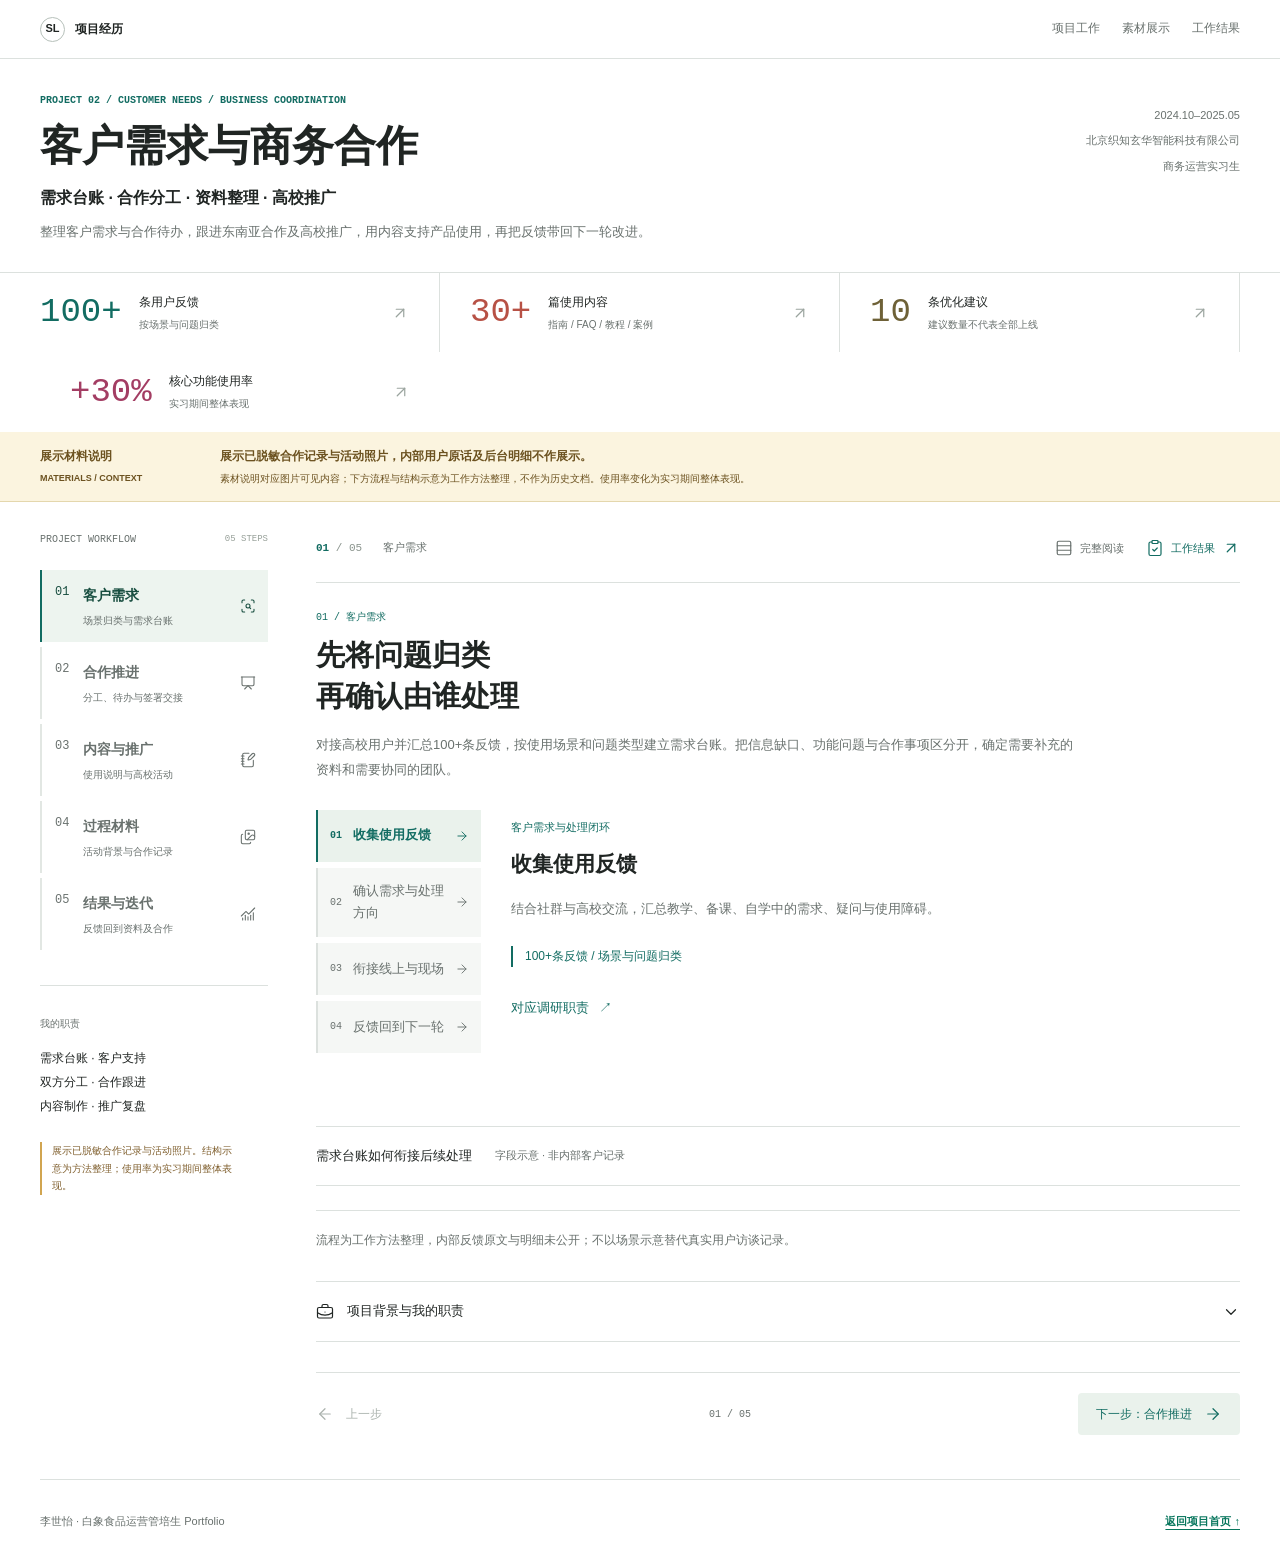
<file: docs/projects/ai-education-partnership/case_study.html>
<!doctype html>
<html lang="zh-CN">
<head>
  <meta charset="UTF-8">
  <meta name="viewport" content="width=device-width, initial-scale=1">
  <meta name="description" content="客户需求与商务合作：整理100+条需求反馈，跟进东南亚合作分工、待确认事项及签署交接，以内容和高校推广支持使用转化，再复盘优化。">
  <title>客户需求与商务合作 | 李世怡 · 白象食品运营管培生</title>
  <style>
    :root {
      --ink: #202e2a; --forest: #163c32; --green: #08765d; --blue: #245bd0;
      --pink: #b23768; --gold: #996014; --yellow: #ffe083; --muted: #5c6c66;
      --line: #d8e1dc; --soft: #f3f6f4; --paper: #fff;
    }
    * { box-sizing: border-box; }
    html { scroll-behavior: smooth; scroll-padding-top: 88px; }
    body { margin: 0; color: var(--ink); background: var(--paper); font: 16px/1.75 Inter, -apple-system, BlinkMacSystemFont, "Segoe UI", "PingFang SC", "Microsoft YaHei", sans-serif; letter-spacing: 0; }
    h1, h2, h3, h4, p, figure { margin: 0; }
    h1, h2, h3, h4 { line-height: 1.4; letter-spacing: 0; text-wrap: balance; }
    p { overflow-wrap: anywhere; }
    a { color: inherit; text-underline-offset: 4px; }
    img { display: block; max-width: 100%; height: auto; }
    button { font: inherit; cursor: pointer; touch-action: manipulation; }
    button, a { -webkit-tap-highlight-color: transparent; }
    [hidden] { display: none !important; }
    :focus-visible { outline: 3px solid var(--pink); outline-offset: 5px; }
    .mono { font-family: "SFMono-Regular", Consolas, monospace; font-variant-numeric: tabular-nums; }
    .wrap { width: min(1180px, calc(100% - 64px)); margin-inline: auto; }
    .skip-link { position: fixed; z-index: 100; top: 8px; left: 12px; transform: translateY(-150%); padding: 8px 12px; background: #fff; }
    .skip-link:focus { transform: none; }
    .topbar { position: sticky; top: 0; z-index: 30; min-height: 64px; display: flex; align-items: center; justify-content: space-between; gap: 24px; padding: 0 max(32px, calc((100% - 1180px) / 2)); background: #163c32fa; color: #fff; border-bottom: 1px solid #ffffff26; }
    .brand { display: inline-flex; align-items: center; gap: 10px; text-decoration: none; font-size: 13px; font-weight: 700; white-space: nowrap; }
    .brand-mark { display: grid; place-items: center; width: 28px; height: 28px; border: 1px solid #ffffff80; border-radius: 50%; font-size: 11px; }
    .topnav { display: flex; gap: 22px; overflow: auto; scrollbar-width: none; }
    .topnav::-webkit-scrollbar { display: none; }
    .topnav a { display: inline-flex; align-items: center; flex-shrink: 0; min-height: 44px; color: #d1e2da; font-size: 12px; text-decoration: none; border-bottom: 2px solid transparent; }
    .topnav a:hover, .topnav a[aria-current="location"] { color: #fff; border-bottom-color: var(--yellow); }
    .topnav .privacy-link { color: var(--yellow); font-weight: 750; }
    .hero { position: relative; isolation: isolate; color: #fff; background: var(--forest); }
    .hero::before { content: ""; position: absolute; inset: 0; z-index: -1; background: linear-gradient(90deg, #102b24fa 0%, #102b24ec 43%, #102b2460 75%, #102b2438 100%), url("../../works/covers/ai-partnership.jpg") center / cover no-repeat; }
    .hero-inner { padding-block: 64px 54px; }
    .eyebrow { color: #ffdf8a; font-size: 11px; font-weight: 750; margin-bottom: 22px; }
    h1 { max-width: 790px; font-size: 56px; font-weight: 850; line-height: 1.22; }
    .hero-copy { max-width: 630px; margin-top: 25px; color: #e2eee7; font-size: 17px; line-height: 1.9; }
    .hero-meta { display: flex; flex-wrap: wrap; gap: 8px 24px; margin-top: 30px; color: #e0e9e3; font-size: 12px; }
    .hero-meta span { padding-left: 10px; border-left: 2px solid #ffdf8a; }
    .hero-foot { display: flex; justify-content: space-between; align-items: center; gap: 24px; margin-top: 38px; padding-top: 20px; border-top: 1px solid #ffffff40; }
    .hero-foot p { color: #d1e2da; font-size: 12px; }
    .hero-foot a { display: inline-flex; gap: 18px; align-items: center; min-height: 44px; color: #ffdf8a; font-size: 13px; font-weight: 700; text-decoration: none; }
    .confidential { background: var(--yellow); color: #362807; border-bottom: 1px solid #d9b759; scroll-margin-top: 0; }
    .confidential-inner { display: grid; grid-template-columns: 220px 1fr; gap: 40px; padding-block: 25px; align-items: center; }
    .confidential-label { display: block; font-size: 19px; line-height: 1.4; }
    .confidential-label small { display: block; margin-top: 7px; font-size: 10px; font-weight: 650; }
    .confidential-copy strong { display: block; font-size: 16px; }
    .confidential-copy p { margin-top: 5px; font-size: 12px; }
    .band { border-bottom: 1px solid var(--line); }
    .band.soft { background: var(--soft); }
    .section { padding-block: 76px; scroll-margin-top: 16px; }
    .section-head { display: grid; grid-template-columns: minmax(0, .85fr) minmax(0, 1.15fr); align-items: start; gap: 70px; margin-bottom: 36px; }
    .index { margin-bottom: 12px; color: var(--green); font-size: 11px; font-weight: 750; }
    h2 { font-size: 36px; font-weight: 800; }
    h3 { font-size: 21px; }
    .section-intro { padding-top: 3px; font-size: 15px; color: var(--muted); line-height: 1.95; }
    .section-intro p + p { margin-top: 12px; }
    .work-grid { display: grid; grid-template-columns: repeat(4, minmax(0, 1fr)); gap: 26px; }
    .work-item { --accent: var(--green); padding-top: 24px; border-top: 3px solid var(--accent); }
    .work-item:nth-child(2) { --accent: var(--blue); }
    .work-item:nth-child(3) { --accent: var(--pink); }
    .work-item:nth-child(4) { --accent: var(--gold); }
    .work-number { display: block; color: var(--accent); font: 42px/1.1 "SFMono-Regular", Consolas, monospace; margin-bottom: 19px; }
    .work-item p { margin-top: 12px; font-size: 13px; color: var(--muted); }
    .timeline { display: grid; grid-template-columns: repeat(4, minmax(0, 1fr)); gap: 22px; padding: 0; margin: 0; list-style: none; }
    .stage { --accent: var(--green); position: relative; min-width: 0; padding-top: 29px; }
    .stage:nth-child(2) { --accent: var(--blue); }
    .stage:nth-child(3) { --accent: var(--pink); }
    .stage:nth-child(4) { --accent: var(--gold); }
    .stage::before { content: ""; position: absolute; top: 0; left: 0; right: -22px; height: 3px; background: var(--accent); }
    .stage:last-child::before { right: 0; }
    .stage:not(:last-child)::after { content: "→"; position: absolute; top: -18px; right: -18px; color: var(--accent); background: var(--soft); font-size: 23px; padding-inline: 4px; }
    .stage-top { display: flex; align-items: center; justify-content: space-between; gap: 14px; color: var(--accent); }
    .stage-top strong { font: 48px/1 "SFMono-Regular", Consolas, monospace; }
    .stage-top span { font-size: 10px; font-weight: 750; }
    .stage h3 { font-size: 20px; margin-top: 22px; min-height: 57px; }
    .stage p { min-height: 80px; margin-top: 12px; color: var(--muted); font-size: 13px; }
    .stage-output { min-height: 88px; padding-block: 17px; margin-top: 16px; border-top: 1px solid var(--line); }
    .stage-output small { display: block; font-size: 10px; color: var(--muted); margin-bottom: 5px; }
    .stage-output strong { display: block; font-size: 12px; font-weight: 650; }
    .stage a { display: inline-flex; min-height: 44px; align-items: center; gap: 14px; font-size: 12px; color: var(--accent); text-decoration: none; border-bottom: 1px solid currentColor; }
    .stage a:hover { background: #e5ece8; }
    .collaboration-map { display: grid; grid-template-columns: minmax(0, .8fr) minmax(0, 1fr) minmax(0, 1.25fr); gap: 62px; align-items: center; padding-block: 24px; }
    .partner { position: relative; border-block: 2px solid var(--blue); padding-block: 27px; }
    .map-label { display: block; color: var(--blue); font-size: 10px; font-weight: 750; margin-bottom: 14px; }
    .partner h3 { font-size: 24px; }
    .partner p { color: var(--muted); font-size: 13px; margin-top: 12px; }
    .partner::after { content: "⇄"; position: absolute; right: -46px; top: 50%; transform: translateY(-50%); color: var(--green); font-size: 25px; }
    .my-role { position: relative; padding: 30px 26px; background: var(--forest); color: #fff; border-radius: 4px; }
    .my-role .map-label { color: #a7e6c8; }
    .my-role h3 { font-size: 25px; line-height: 1.5; }
    .my-role ul { list-style: none; margin: 22px 0 0; padding: 0; color: #d8e9df; font-size: 13px; }
    .my-role li { padding-block: 8px; border-top: 1px solid #ffffff2b; }
    .my-role::after { content: ""; position: absolute; width: 31px; height: 1px; right: -31px; top: 50%; background: #95aea0; }
    .teams { display: grid; gap: 12px; position: relative; }
    .teams::before { content: ""; position: absolute; left: -32px; top: 47px; bottom: 47px; border-left: 1px solid #95aea0; }
    .team { --accent: var(--blue); position: relative; display: grid; grid-template-columns: 35px 1fr; gap: 12px; min-height: 94px; align-items: center; padding: 15px 18px; background: var(--soft); border-left: 3px solid var(--accent); }
    .team:nth-child(2) { --accent: var(--green); }
    .team:nth-child(3) { --accent: var(--pink); }
    .team:nth-child(4) { --accent: var(--gold); }
    .team::before { content: ""; position: absolute; left: -32px; width: 29px; top: 50%; height: 1px; background: #95aea0; }
    .team > span { color: var(--accent); font-size: 12px; }
    .team h4 { font-size: 15px; }
    .team p { color: var(--muted); font-size: 12px; margin-top: 4px; }
    .map-note { margin-top: 22px; padding-top: 19px; border-top: 1px solid var(--line); color: var(--muted); font-size: 12px; }
    .followup-table { border-top: 2px solid var(--ink); }
    .followup-row { display: grid; grid-template-columns: .65fr 1.2fr 1.15fr; gap: 36px; align-items: baseline; padding: 23px 0; border-bottom: 1px solid var(--line); }
    .followup-row.header { padding-block: 12px; font-size: 11px; color: var(--muted); }
    .followup-row h3 { font-size: 16px; }
    .followup-row h3 span { font-size: 11px; color: var(--green); margin-right: 10px; }
    .followup-row p { font-size: 13px; color: var(--muted); }
    .followup-row p:last-child { color: var(--ink); }
    .followup-label { display: none; }
    .records { display: grid; grid-template-columns: repeat(3, minmax(0, 1fr)); gap: 30px; margin-top: 32px; }
    .record { padding-top: 16px; border-top: 3px solid var(--green); }
    .record:nth-child(2) { border-top-color: var(--blue); }
    .record:nth-child(3) { border-top-color: var(--pink); }
    .record h4 { font-size: 15px; }
    .record p { margin-top: 7px; font-size: 12px; color: var(--muted); }
    .evidence-notice { display: flex; align-items: baseline; gap: 24px; padding: 17px 22px; margin-bottom: 32px; color: #362807; background: var(--yellow); border-left: 4px solid #ae790b; }
    .evidence-notice strong { flex-shrink: 0; font-size: 14px; }
    .evidence-notice p { font-size: 12px; }
    .evidence-grid { display: grid; grid-template-columns: repeat(6, minmax(0, 1fr)); gap: 38px 26px; }
    .evidence { grid-column: span 2; min-width: 0; scroll-margin-top: 108px; }
    .evidence:nth-child(-n+2) { grid-column: span 3; }
    .evidence:target { outline: 3px solid var(--green); outline-offset: 10px; }
    .evidence-heading { display: flex; align-items: baseline; justify-content: space-between; gap: 12px; padding-bottom: 12px; }
    .evidence-heading span { font-size: 12px; color: var(--green); font-weight: 750; }
    .evidence-heading time { font-size: 11px; color: var(--muted); }
    .evidence-frame { display: block; position: relative; aspect-ratio: 4 / 3; overflow: hidden; background: #eef0ef; border: 1px solid var(--line); cursor: zoom-in; }
    .evidence:nth-child(-n+2) .evidence-frame { aspect-ratio: 1.9 / 1; }
    .evidence-frame img { width: 100%; height: 100%; object-fit: contain; }
    .evidence-frame:hover { outline: 3px solid var(--green); outline-offset: -3px; }
    .evidence figcaption { margin-top: 16px; padding-top: 15px; border-top: 1px solid var(--line); }
    .evidence figcaption strong { display: block; font-size: 16px; }
    .evidence figcaption p { font-size: 12px; color: var(--muted); margin-top: 7px; }
    .outcomes-band { color: #fff; background: var(--forest); }
    .outcomes-band .index { color: #a7e6c8; }
    .outcomes-band .section-intro { color: #d1e2d9; }
    .outcome-grid { display: grid; grid-template-columns: repeat(3, minmax(0, 1fr)); border-block: 1px solid #ffffff42; }
    .outcome { padding: 30px 28px; }
    .outcome:first-child { padding-left: 0; }
    .outcome + .outcome { border-left: 1px solid #ffffff42; }
    .outcome span { font-size: 10px; color: #ffdf8a; }
    .outcome h3 { font-size: 23px; margin-top: 26px; }
    .outcome p { font-size: 13px; margin-top: 12px; color: #d1e2d9; }
    .signing-evidence { width: min(820px, 100%); margin: 32px auto 0; }
    .signing-evidence .evidence-frame { aspect-ratio: 1188 / 573; border-color: #ffffff42; }
    .signing-evidence figcaption { padding-top: 14px; }
    .signing-evidence figcaption strong { font-size: 16px; }
    .signing-evidence figcaption p { margin-top: 4px; color: #d1e2d9; font-size: 13px; }
    .contribution { display: flex; gap: 26px; margin-top: 30px; align-items: baseline; }
    .contribution strong { flex-shrink: 0; color: #ffdf8a; font-size: 13px; }
    .contribution p { color: #d1e2d9; font-size: 13px; }
    .footer { padding-block: 26px; color: var(--muted); font-size: 11px; }
    .footer .wrap { display: flex; align-items: center; justify-content: space-between; gap: 20px; }
    .footer a { display: inline-flex; align-items: center; min-height: 44px; color: var(--green); font-weight: 700; }
    .lightbox { width: min(1320px, calc(100% - 40px)); max-width: none; height: min(920px, calc(100dvh - 40px)); max-height: none; margin: auto; padding: 0; border: 1px solid #ffffff4a; border-radius: 6px; background: #172a23; color: #fff; }
    .lightbox::backdrop { background: #081510e8; }
    .lightbox[open] { display: grid; grid-template-rows: auto auto minmax(0, 1fr) auto; }
    .lightbox-head { display: flex; align-items: center; justify-content: space-between; gap: 18px; padding: 12px 18px; }
    .lightbox-head h2 { font-size: 16px; }
    .icon-button { display: grid; place-items: center; width: 44px; height: 44px; flex-shrink: 0; padding: 0; border: 1px solid #ffffff55; border-radius: 4px; background: transparent; color: #fff; font-size: 25px; }
    .icon-button:hover:not(:disabled) { background: #ffffff20; }
    .icon-button:disabled { opacity: .3; cursor: default; }
    .lightbox-disclosure { padding: 8px 18px; color: #362807; background: var(--yellow); font-size: 12px; font-weight: 650; }
    .lightbox-visual { min-height: 0; display: grid; place-items: center; padding: 14px; }
    .lightbox-visual img { width: 100%; height: 100%; min-height: 0; object-fit: contain; }
    .lightbox-footer { display: grid; grid-template-columns: 44px minmax(0, 1fr) 44px; gap: 18px; align-items: center; padding: 12px 18px; border-top: 1px solid #ffffff30; }
    .lightbox-caption { min-width: 0; text-align: center; }
    .lightbox-caption p { color: #d1e2d9; font-size: 12px; }
    .lightbox-caption a { display: inline-flex; align-items: center; min-height: 32px; font-size: 11px; color: #ffdf8a; }
    @media (max-width: 1000px) {
      h1 { font-size: 48px; max-width: 720px; } h2 { font-size: 32px; }
      .topnav { gap: 16px; } .brand { font-size: 12px; }
      .section-head { gap: 36px; }
      .confidential-inner { grid-template-columns: 190px 1fr; gap: 26px; }
      .work-grid { gap: 22px; } .work-item h3 { font-size: 19px; }
      .timeline { gap: 18px; } .stage::before { right: -18px; }
      .stage h3 { font-size: 18px; min-height: 51px; } .stage p { min-height: 104px; }
      .collaboration-map { gap: 42px; } .partner::after { right: -34px; }
      .my-role { padding: 24px 20px; } .my-role h3 { font-size: 22px; }
      .my-role::after { right: -21px; width: 21px; } .teams::before { left: -22px; }
      .team { padding-inline: 14px; grid-template-columns: 24px 1fr; gap: 8px; }
      .team::before { width: 19px; left: -22px; }
      .evidence-grid { gap: 30px 22px; } .evidence { grid-column: span 3; }
      .outcome h3 { font-size: 21px; } .outcome { padding-inline: 20px; }
    }
    @media (max-width: 760px) {
      html { scroll-padding-top: 104px; }
      .wrap { width: calc(100% - 36px); }
      .topbar { flex-direction: column; align-items: stretch; gap: 0; padding: 12px 18px 0; }
      .brand { font-size: 12px; } .brand-mark { width: 24px; height: 24px; }
      .topnav { width: 100%; gap: 21px; } .topnav a { font-size: 11px; }
      .hero-inner { padding-block: 38px 28px; }
      .hero::before { background-image: linear-gradient(90deg, #102b24ef 0%, #102b24e0 50%, #102b2490 100%), url("../../works/covers/ai-partnership.jpg"); background-position: center, 62% center; }
      h1 { font-size: 34px; line-height: 1.3; }
      .eyebrow { font-size: 10px; margin-bottom: 16px; }
      .hero-copy { font-size: 14px; margin-top: 20px; }
      .hero-meta { margin-top: 20px; gap: 8px 18px; font-size: 10px; }
      .hero-foot { margin-top: 25px; padding-top: 12px; gap: 16px; }
      .hero-foot p { max-width: 190px; font-size: 10px; } .hero-foot a { font-size: 11px; gap: 8px; flex-shrink: 0; }
      .confidential-inner { grid-template-columns: 1fr; padding-block: 21px; gap: 12px; }
      .confidential-label { font-size: 18px; }
      .confidential-label small { display: none; }
      .confidential-copy strong { font-size: 14px; } .confidential-copy p { font-size: 11px; }
      .section { padding-block: 50px; }
      .section-head { grid-template-columns: 1fr; gap: 18px; margin-bottom: 28px; }
      .section-intro { font-size: 14px; } h2 { font-size: 29px; }
      .index { font-size: 10px; margin-bottom: 10px; }
      .work-grid { grid-template-columns: repeat(2, minmax(0, 1fr)); gap: 28px 24px; }
      .work-item { padding-top: 17px; } .work-number { font-size: 33px; margin-bottom: 12px; }
      .work-item h3 { font-size: 19px; } .work-item p { font-size: 12px; margin-top: 8px; }
      .timeline { grid-template-columns: 1fr; gap: 0; }
      .stage { padding: 0 0 30px 63px; margin-left: 9px; border-left: 2px solid var(--accent); }
      .stage:last-child { padding-bottom: 0; }
      .stage::before { display: none; }
      .stage:not(:last-child)::after { content: "↓"; left: -11px; right: auto; top: auto; bottom: 5px; padding: 0; font-size: 22px; }
      .stage-top strong { position: absolute; left: 15px; top: 3px; font-size: 25px; }
      .stage-top span { font-size: 10px; }
      .stage h3 { margin-top: 7px; font-size: 20px; min-height: 0; }
      .stage p { min-height: 0; margin-top: 10px; font-size: 13px; }
      .stage-output { min-height: 0; padding-block: 12px 0; margin-top: 12px; }
      .stage a { margin-top: 8px; font-size: 11px; }
      .collaboration-map { grid-template-columns: 1fr; gap: 38px; padding: 0; }
      .partner { padding-block: 19px; } .partner h3 { font-size: 23px; }
      .map-label { margin-bottom: 10px; }
      .partner::after { content: "↕"; top: auto; bottom: -36px; left: 28px; right: auto; transform: none; }
      .my-role { padding: 24px; } .my-role h3 { font-size: 24px; }
      .my-role h3 br { display: none; }
      .my-role ul { display: flex; flex-wrap: wrap; gap: 8px 22px; margin-top: 15px; }
      .my-role li { font-size: 12px; }
      .my-role::after { top: 100%; right: auto; left: 40px; width: 1px; height: 38px; }
      .teams { margin-left: 62px; }
      .teams::before { top: 0; left: -22px; bottom: 47px; }
      .team { grid-template-columns: 25px 1fr; min-height: 94px; padding: 15px 13px; }
      .team h4 { font-size: 14px; } .team p { font-size: 11px; }
      .map-note { margin-top: 25px; font-size: 11px; }
      .followup-row { grid-template-columns: 1fr; gap: 10px; padding-block: 22px; }
      .followup-row.header { display: none; }
      .followup-row p { display: grid; grid-template-columns: 68px 1fr; gap: 15px; font-size: 12px; }
      .followup-label { display: inline; color: var(--muted); font-size: 11px; }
      .records { grid-template-columns: 1fr; gap: 20px; }
      .record { display: grid; grid-template-columns: 100px 1fr; gap: 18px; }
      .record h4 { font-size: 14px; } .record p { margin: 0; }
      .evidence-notice { display: block; padding: 15px 17px; margin-bottom: 27px; }
      .evidence-notice p { margin-top: 6px; font-size: 11px; }
      .evidence-grid { grid-template-columns: 1fr; gap: 30px; }
      .evidence, .evidence:nth-child(-n+2) { grid-column: auto; }
      .evidence-heading { padding-bottom: 9px; }
      .evidence figcaption { margin-top: 12px; padding-top: 12px; }
      .outcome-grid { grid-template-columns: 1fr; }
      .outcome, .outcome:first-child { padding: 23px 0; }
      .outcome + .outcome { border-left: 0; border-top: 1px solid #ffffff42; }
      .outcome h3 { margin-top: 10px; font-size: 23px; } .outcome p { margin-top: 8px; }
      .contribution { display: block; margin-top: 25px; } .contribution p { margin-top: 10px; font-size: 12px; }
      .footer .wrap { flex-direction: column; align-items: flex-start; gap: 5px; }
      .lightbox { width: calc(100% - 16px); height: calc(100dvh - 24px); }
      .lightbox-head { padding: 10px 12px; gap: 12px; } .lightbox-head h2 { font-size: 14px; }
      .lightbox-disclosure { padding: 8px 12px; font-size: 11px; }
      .lightbox-visual { padding: 8px; }
      .lightbox-footer { gap: 10px; padding: 12px; } .lightbox-caption p { font-size: 11px; }
    }
    @media (prefers-reduced-motion: reduce) { html { scroll-behavior: auto; } }
  </style>
  <link rel="stylesheet" href="../ai-news-dashboard/case-study-workspace.css">
  <link rel="stylesheet" href="../project-workspace.css">
  <link rel="stylesheet" href="../market-workspace.css">
</head>
<body>
  <a class="skip-link" href="#overview">跳至项目内容</a>
  <header class="topbar">
    <a class="brand" href="../../index.html" aria-label="返回作品集首页"><span class="brand-mark">SL</span><span>李世怡 · 白象食品运营管培生</span></a>
    <nav class="topnav" aria-label="页面导航">
      <a href="#journey">用户洞察</a><a href="#followup">内容与物料</a><a href="#collaboration">推广执行</a><a href="#evidence">过程材料</a><a href="#outcome">结果与迭代</a><a class="privacy-link" href="#confidential">材料说明</a>
    </nav>
  </header>
  <main>
    <section class="hero" aria-labelledby="project-title">
      <div class="wrap hero-inner">
        <p class="eyebrow">PROJECT 02 / CUSTOMER NEEDS · BUSINESS COORDINATION</p>
        <h1 id="project-title">客户需求与商务合作</h1>
        <p class="hero-copy">整理客户需求与合作待办，跟进东南亚合作及高校推广，用内容支持产品使用，再把反馈带回下一轮改进。</p>
        <div class="hero-meta"><span>2024.10–2025.05</span><span>北京织知玄华智能科技有限公司</span><span>商务运营实习生</span></div>
        <div class="hero-foot"><p>需求台账 / 合作推进 / 使用转化 / 推广复盘</p><a href="#journey">查看协作闭环 <span aria-hidden="true">↓</span></a></div>
      </div>
    </section>
    <aside class="confidential" id="confidential" aria-labelledby="confidential-title">
      <div class="wrap confidential-inner">
        <strong class="confidential-label" id="confidential-title">展示材料说明<small>MATERIALS / CONTEXT</small></strong>
        <div class="confidential-copy"><strong>展示已脱敏合作记录与活动照片，内部用户原话及后台明细不作展示。</strong><p>素材说明对应图片可见内容；下方流程与结构示意为工作方法整理，不作为历史文档。使用率变化为实习期间整体表现。</p></div>
      </div>
    </aside>

    <div class="band">
      <section class="wrap section" id="overview" aria-labelledby="overview-title">
        <div class="section-head">
          <div><p class="index">01 / 背景与职责</p><h2 id="overview-title">将客户需求<br>接入合作与执行</h2></div>
          <div class="section-intro"><p>高校客户在教学、备课和自学中的需求不同；合作推进还涉及双方分工、待确认事项及资料交接。需要先把问题整理清楚，再让对应团队据此行动。</p><p>我通过100+条反馈建立需求台账，参与东南亚合作的需求、分工、协议签署及交接跟进，同时协同内容与高校活动执行；把使用和现场反馈带回资料更新与产品建议。</p></div>
        </div>
        <div class="work-grid">
          <article class="work-item"><span class="work-number">01</span><h3>客户需求整理</h3><p>对接高校用户，按教学、备课、自学场景与问题类型汇总100+条反馈，建立需求台账。</p></article>
          <article class="work-item"><span class="work-number">02</span><h3>内容支持与转化</h3><p>从0到1建设公众号内容，围绕卖点与场景输出30+篇指南、FAQ、教程及案例。</p></article>
          <article class="work-item"><span class="work-number">03</span><h3>活动与物料执行</h3><p>对接高校宣讲和体验，协同准备演示及课程材料，安排流程并负责现场答疑。</p></article>
          <article class="work-item"><span class="work-number">04</span><h3>商务合作与交接</h3><p>参与东南亚合作，整理需求、分工及待确认事项，跟进协议签署和交接；高校反馈提出10条建议。</p></article>
        </div>
      </section>
    </div>

    <div class="band soft">
      <section class="wrap section" id="journey" aria-labelledby="journey-title">
        <div class="section-head">
          <div><p class="index">02 / 客户需求台账</p><h2 id="journey-title">先将问题归类<br>再确认由谁处理</h2></div>
          <p class="section-intro">对接高校用户并汇总100+条反馈，按使用场景和问题类型建立需求台账。把信息缺口、功能问题与合作事项区分开，确定需要补充的资料和需要协同的团队。</p>
        </div>
        <ol class="timeline" aria-label="四阶段用户洞察与推广闭环">
          <li class="stage"><div class="stage-top"><strong>01</strong><span>LISTEN</span></div><h3>收集使用反馈</h3><p>结合社群与高校交流，汇总教学、备课、自学中的需求、疑问与使用障碍。</p><div class="stage-output"><small>已有工作</small><strong>100+条反馈 / 场景与问题归类</strong></div><a href="#overview">对应调研职责 <span aria-hidden="true">↗</span></a></li>
          <li class="stage"><div class="stage-top"><strong>02</strong><span>DEFINE</span></div><h3>确认需求与处理方向</h3><p>区分说明不足、产品问题和合作待办，将高频需求对应到资料补充、团队确认或合作沟通。</p><div class="stage-output"><small>方法整理</small><strong>需求类型 → 处理团队 → 下一步事项</strong></div><a href="#followup">查看资料承接 <span aria-hidden="true">↗</span></a></li>
          <li class="stage"><div class="stage-top"><strong>03</strong><span>COMMUNICATE</span></div><h3>衔接线上与现场</h3><p>将已确认的信息整理为公众号内容及宣讲材料，在线上持续解答，在线下演示与答疑。</p><div class="stage-output"><small>已有产出</small><strong>30+篇内容 / 宣讲与体验材料</strong></div><a href="#collaboration">查看活动执行 <span aria-hidden="true">↗</span></a></li>
          <li class="stage"><div class="stage-top"><strong>04</strong><span>ITERATE</span></div><h3>反馈回到下一轮</h3><p>结合使用表现及现场问题，补充FAQ与案例，将产品问题提交相关团队，再调整后续推广重点。</p><div class="stage-output"><small>已有工作</small><strong>10条建议 / 内容及推广调整</strong></div><a href="#outcome">查看结果与迭代 <span aria-hidden="true">↗</span></a></li>
        </ol>
        <details class="evidence-drawer resource-template"><summary>需求台账如何衔接后续处理 <small>字段示意 · 非内部客户记录</small></summary>
          <p class="template-note">以下展示需求台账的记录方法，不公开用户身份或原始反馈。每条需求保留背景、处理方向与跟进事项，便于沟通后继续推进。</p>
          <div class="record-table" role="table" aria-label="需求台账字段示意">
            <div class="record-table-row record-table-head" role="row"><span role="columnheader">整理环节</span><span role="columnheader">记录字段</span><span role="columnheader">承接方式</span></div>
            <div class="record-table-row" role="row"><strong role="rowheader">明确问题</strong><span role="cell">教学 / 备课 / 自学场景、需求描述、问题类型</span><span role="cell">区分用户要完成的任务和当前遇到的障碍。</span></div>
            <div class="record-table-row" role="row"><strong role="rowheader">整理待办</strong><span role="cell">待确认信息、对应团队、沟通资料、下一步事项</span><span role="cell">已确认说明进入 FAQ；功能问题或合作事项同步相关团队。</span></div>
            <div class="record-table-row" role="row"><strong role="rowheader">反馈回流</strong><span role="cell">处理进展、资料更新、用户后续反馈</span><span role="cell">补充教程及案例，并为后续推广、产品建议和合作交接提供参考。</span></div>
          </div>
        </details>
        <p class="map-note">流程为工作方法整理，内部反馈原文与明细未公开；不以场景示意替代真实用户访谈记录。</p>
      </section>
    </div>

    <div class="band soft">
      <section class="wrap section" id="followup" aria-labelledby="followup-title">
        <div class="section-head">
          <div><p class="index">03 / 内容与物料</p><h2 id="followup-title">同一批需求<br>形成不同沟通材料</h2></div>
          <p class="section-intro">从0到1开展公众号内容建设，累计输出30+篇使用内容。围绕产品卖点及使用场景组织表达，并协同产品、业务团队准备现场资料。</p>
        </div>
        <div class="followup-table" role="table" aria-label="内容类型与我的工作">
          <div class="followup-row header" role="row"><span role="columnheader">内容类型</span><span role="columnheader">回应的用户需求</span><span role="columnheader">我的工作与结构</span></div>
          <div class="followup-row" role="row"><h3 role="rowheader"><span class="mono">01</span>产品介绍与指南</h3><p role="cell"><span class="followup-label">用户需求</span><span>初次接触产品，希望了解适用任务及如何开始使用。</span></p><p role="cell"><span class="followup-label">我的工作</span><span>提炼产品卖点，按照场景、入口和首次操作组织公众号说明；支持产品演示准备。</span></p></div>
          <div class="followup-row" role="row"><h3 role="rowheader"><span class="mono">02</span>功能教程</h3><p role="cell"><span class="followup-label">用户需求</span><span>已有具体任务，需要知道输入要求、关键步骤及结果查看方式。</span></p><p role="cell"><span class="followup-label">我的工作</span><span>将操作拆成可理解的步骤，协同核对产品信息，使线上教程与现场演示保持一致。</span></p></div>
          <div class="followup-row" role="row"><h3 role="rowheader"><span class="mono">03</span>FAQ 与现场答疑</h3><p role="cell"><span class="followup-label">用户需求</span><span>重复出现的使用疑问，需要可查阅、已确认的说明。</span></p><p role="cell"><span class="followup-label">我的工作</span><span>归类高频问题，准备FAQ；现场负责答疑，待确认问题记录后交由相关团队核查。</span></p></div>
          <div class="followup-row" role="row"><h3 role="rowheader"><span class="mono">04</span>场景案例与课程材料</h3><p role="cell"><span class="followup-label">用户需求</span><span>希望理解功能如何用于教学、备课或自学，而不仅是知道功能名称。</span></p><p role="cell"><span class="followup-label">我的工作</span><span>输出场景内容，协同准备教师案例与课程材料，以任务、操作及结果串起产品价值。</span></p></div>
        </div>
        <div class="records" aria-label="内容与资料衔接">
          <article class="record"><h4>线上持续查阅</h4><p>公众号提供指南、FAQ、教程及案例，帮助用户理解产品价值与使用方式。</p></article>
          <article class="record"><h4>线下演示与体验</h4><p>演示、FAQ、教师案例及课程材料支持高校宣讲，现场记录新问题。</p></article>
          <article class="record"><h4>反馈补充内容</h4><p>将可通过说明解决的问题补入资料，需要产品改进的事项提交团队跟进。</p></article>
        </div>
        <p class="map-note">上述结构为内容组织方法整理，非内部原始文档。30+篇包括指南、FAQ、教程与案例，不重复统计为不同项目产出。</p>
      </section>
    </div>

    <div class="band">
      <section class="wrap section" id="collaboration" aria-labelledby="collaboration-title">
        <div class="section-head">
          <div><p class="index">04 / 商务合作推进</p><h2 id="collaboration-title">对齐双方分工<br>持续跟进待确认事项</h2></div>
          <p class="section-intro">参与东南亚 AI 教育产品合作，协助梳理合作需求、双方分工和待确认事项，整理沟通资料并同步进展，跟进协议签署与项目交接；高校推广配合内部产品和业务团队开展执行。</p>
        </div>
        <div class="collaboration-map" aria-label="高校及海外合作需求通过活动与合作协调，连接产品、业务、高校及海外合作团队">
          <article class="partner"><span class="map-label">USERS / PARTNERS</span><h3>高校与海外合作方</h3><p>使用场景与活动需求<br>当地推广与合作安排</p></article>
          <article class="my-role"><span class="map-label">MY CONTRIBUTION / 我的工作</span><h3>合作事项整理<br>与进度跟进</h3><ul><li>合作需求、分工与待确认事项</li><li>沟通资料整理与进展同步</li><li>协议签署及项目交接跟进</li></ul></article>
          <div class="teams">
            <article class="team"><span class="mono">01</span><div><h4>高校对接与活动安排</h4><p>确认宣讲体验需求及流程，协调演示准备，负责现场答疑并记录师生反馈。</p></div></article>
            <article class="team"><span class="mono">02</span><div><h4>产品团队与资料核对</h4><p>协同准备产品演示、FAQ、教师案例及课程材料，核对功能说明并同步使用问题。</p></div></article>
            <article class="team"><span class="mono">03</span><div><h4>业务团队与执行协作</h4><p>同步宣传材料、活动分工与执行安排，将现场问题和后续待办交由对应团队跟进。</p></div></article>
            <article class="team"><span class="mono">04</span><div><h4>东南亚合作与项目交接</h4><p>梳理当地使用需求和双方分工，跟进协议签署与交接，衔接产品部署及市场准备。</p></div></article>
          </div>
        </div>
        <div class="records" aria-label="活动执行环节">
          <article class="record"><h4>会前：需求与材料</h4><p>对接高校需求，安排活动流程，协同确认演示内容及答疑资料。</p></article>
          <article class="record"><h4>现场：演示与答疑</h4><p>配合产品宣讲和体验，负责使用答疑，记录师生关注点及使用障碍。</p></article>
          <article class="record"><h4>会后：反馈与改进</h4><p>汇总用户行为及师生反馈，提出优化建议，补充内容并支持后续试点推广。</p></article>
        </div>
        <p class="map-note">合作协议是确认分工并推进交接的一环；最终合作条件、产品部署与协议审批由对应负责人确认。</p>
      </section>
    </div>

    <div class="band">
      <section class="wrap section" id="evidence" aria-labelledby="evidence-title">
        <div class="section-head">
          <div><p class="index">05 / 过程材料</p><h2 id="evidence-title">高校交流与<br>合作推进材料</h2></div>
          <p class="section-intro">展示高校交流照片和五份已脱敏合作记录，呈现活动场景及合作沟通过程；内容产量与使用率变化在结果部分说明。</p>
        </div>
        <aside class="evidence-notice" aria-label="过程材料说明"><strong>脱敏过程材料</strong><p>沟通记录与照片展示团队协作过程，个人职责为需求整理、资料准备及签署交接跟进。</p></aside>
        <figure class="evidence" style="margin-bottom:36px" id="education-event"><div class="evidence-heading"><span class="mono">FIELD / UNIVERSITY</span><span>高校交流活动</span></div><a class="evidence-frame" href="../../works/covers/education-pilot.png" target="_blank" rel="noopener" aria-label="查看高校交流活动图片" title="查看图片"><img src="../../works/covers/education-pilot.png" alt="高校交流活动图片" loading="lazy"></a><figcaption><strong>高校宣讲与体验背景</strong><p>高校交流场景；个人参与材料准备、流程安排和现场答疑。</p></figcaption></figure>
        <div class="evidence-grid">
          <figure class="evidence" id="evidence-01"><div class="evidence-heading"><span class="mono">RECORD 01</span><time datetime="2025-01-14">2025.01.14</time></div><a class="evidence-frame" href="./assets/evidence-latest-01.jpg" target="_blank" rel="noopener" aria-label="查看初步信息同步图片" title="查看图片"><img src="./assets/evidence-latest-01.jpg" alt="已脱敏的初步信息同步记录，2025年1月14日" loading="lazy" width="1710" height="844"></a><figcaption><strong>初步信息同步</strong><p>同步已有合作信息，整理需要进一步确认的问题。</p></figcaption></figure>
          <figure class="evidence" id="evidence-02"><div class="evidence-heading"><span class="mono">RECORD 02</span><time datetime="2025-01-15">2025.01.15</time></div><a class="evidence-frame" href="./assets/evidence-latest-02.jpg" target="_blank" rel="noopener" aria-label="查看方案反馈与内部讨论图片" title="查看图片"><img src="./assets/evidence-latest-02.jpg" alt="已脱敏的方案反馈与内部讨论记录，2025年1月15日" loading="lazy" width="1569" height="765"></a><figcaption><strong>方案反馈与内部讨论</strong><p>围绕合作方案同步意见，跟进内部反馈。</p></figcaption></figure>
          <figure class="evidence" id="evidence-03"><div class="evidence-heading"><span class="mono">RECORD 03</span><time datetime="2025-02-05">2025.02.05</time></div><a class="evidence-frame" href="./assets/evidence-latest-03.jpg" target="_blank" rel="noopener" aria-label="查看合作事项沟通图片" title="查看图片"><img src="./assets/evidence-latest-03.jpg" alt="已脱敏的合作事项沟通记录，2025年2月5日" loading="lazy" width="1692" height="1336"></a><figcaption><strong>合作事项沟通</strong><p>整理商讨结果，汇总市场与后续合作相关意见。</p></figcaption></figure>
          <figure class="evidence" id="evidence-04"><div class="evidence-heading"><span class="mono">RECORD 04</span><time datetime="2025-02-20">2025.02.20</time></div><a class="evidence-frame" href="./assets/evidence-latest-04.jpg" target="_blank" rel="noopener" aria-label="查看文件核对与流程跟进图片" title="查看图片"><img src="./assets/evidence-latest-04.jpg" alt="已脱敏的文件发送与信息同步记录，2025年2月20日" loading="lazy" width="1688" height="942"></a><figcaption><strong>文件核对与流程跟进</strong><p>发送合作文件，同步待整理的信息与相关问题；发送记录不作为签署证明。</p></figcaption></figure>
          <figure class="evidence" id="evidence-05"><div class="evidence-heading"><span class="mono">RECORD 05</span><time datetime="2025-02-28">2025.02.28</time></div><a class="evidence-frame" href="./assets/evidence-latest-05.jpg" target="_blank" rel="noopener" aria-label="查看文件整理与信息同步图片" title="查看图片"><img src="./assets/evidence-latest-05.jpg" alt="已脱敏的文件整理、发送与存档记录，2025年2月28日" loading="lazy" width="1706" height="1238"></a><figcaption><strong>文件整理与信息同步</strong><p>整理并发送相关文件，配合查阅与存档。</p></figcaption></figure>
        </div>
      </section>
    </div>

    <div class="band outcomes-band">
      <section class="wrap section" id="outcome" aria-labelledby="outcome-title">
        <div class="section-head"><div><p class="index">06 / 结果与迭代</p><h2 id="outcome-title">需求有后续<br>合作有交接</h2></div><p class="section-intro">需求台账支持团队理解问题，合作资料支持分工和进展同步，内容及高校推广支持产品使用。结合使用表现与师生反馈，将处理方向带回下一轮资料、产品建议和试点推进。</p></div>
        <div class="outcome-grid">
          <article class="outcome"><span>01 / PRODUCT USAGE</span><h3>核心功能使用率提升30%</h3><p>为实习期间整体使用表现，不等同于新增用户增长、30个百分点或单一内容的独立效果。</p></article>
          <article class="outcome"><span>02 / FEEDBACK</span><h3>提出10条优化建议</h3><p>结合用户行为与师生反馈，向相关团队提供改进建议；建议数量不代表全部已上线。</p></article>
          <article class="outcome"><span>03 / MARKET COOPERATION</span><h3>推进合作签署与交接</h3><p>协助确认需求和双方分工，跟进协议签署及项目交接，支持部署与市场准备。</p></article>
        </div>
        <figure class="signing-evidence">
          <a class="evidence-frame" href="./assets/06-signing.jpg" target="_blank" rel="noopener" aria-label="查看合作签约仪式现场图片" title="查看图片"><img src="./assets/06-signing.jpg" alt="已脱敏的合作签约仪式现场合影" loading="lazy" width="1188" height="573"></a>
          <figcaption><strong>合作签约仪式现场</strong><p>呈现团队合作项目的阶段性结果；个人参与内容为需求及分工整理、签署跟进和交接支持。</p></figcaption>
        </figure>
        <div class="contribution"><strong>下一轮推广</strong><p>已确认的高频问题补入FAQ、教程与案例 → 产品问题提交团队跟进 → 后续活动强化对应演示 → 再收集反馈，持续调整内容重点。</p></div>
        <div class="contribution"><strong>AI 与 SOP</strong><p>AI辅助整理反馈、内容提纲和执行清单，人工核对产品信息与发布内容。反馈分类、材料准备、现场答疑和会后跟进可沉淀为SOP及常用模板；此处展示工作方法与模板结构。</p></div>
      </section>
    </div>
  </main>
  <footer class="footer"><div class="wrap"><span>李世怡 · 白象食品运营管培生 Portfolio</span><a href="../../index.html">返回项目首页 ↑</a></div></footer>

  <dialog class="lightbox" aria-labelledby="lightbox-title" aria-describedby="lightbox-disclosure">
    <header class="lightbox-head"><h2 id="lightbox-title">项目材料</h2><button class="icon-button" id="lightbox-close" type="button" aria-label="关闭大图" title="关闭大图" autofocus>×</button></header>
    <p class="lightbox-disclosure" id="lightbox-disclosure">已脱敏材料 · 未公开信息因保密要求不作展示</p>
    <div class="lightbox-visual"><img alt="" hidden></div>
    <footer class="lightbox-footer"><button class="icon-button" id="lightbox-prev" type="button" aria-label="上一张材料" title="上一张材料">←</button><div class="lightbox-caption" aria-live="polite"><p id="lightbox-caption"></p><a id="lightbox-original" target="_blank" rel="noopener">打开原图 ↗</a></div><button class="icon-button" id="lightbox-next" type="button" aria-label="下一张材料" title="下一张材料">→</button></footer>
  </dialog>
  <script>
    const lightbox = document.querySelector('.lightbox');
    const links = [...document.querySelectorAll('.evidence-frame')];
    const preview = lightbox.querySelector('img');
    const previous = document.querySelector('#lightbox-prev');
    const next = document.querySelector('#lightbox-next');
    let activeIndex = 0;
    let opener = null;
    let previousOverflow = '';

    function showImage(index) {
      activeIndex = index;
      const link = links[index];
      const figure = link.closest('figure');
      preview.src = link.href;
      preview.alt = link.querySelector('img').alt;
      preview.hidden = false;
      document.querySelector('#lightbox-title').textContent = figure.querySelector('figcaption strong').textContent;
      const detail = figure.querySelector('time')?.textContent || figure.querySelector('figcaption p').textContent;
      document.querySelector('#lightbox-caption').textContent = `${String(index + 1).padStart(2, '0')} / ${String(links.length).padStart(2, '0')} · ${detail}`;
      document.querySelector('#lightbox-original').href = link.href;
      previous.disabled = index === 0;
      next.disabled = index === links.length - 1;
    }

    // Image links remain usable when dialog support or JavaScript is unavailable.
    if (typeof lightbox.showModal === 'function') {
      links.forEach((link, index) => link.addEventListener('click', (event) => {
        if (event.ctrlKey || event.metaKey || event.shiftKey || event.altKey) return;
        event.preventDefault();
        opener = link;
        previousOverflow = document.body.style.overflow;
        showImage(index);
        lightbox.showModal();
        document.body.style.overflow = 'hidden';
      }));
    }
    document.querySelector('#lightbox-close').addEventListener('click', () => lightbox.close());
    previous.addEventListener('click', () => { if (activeIndex > 0) showImage(activeIndex - 1); });
    next.addEventListener('click', () => { if (activeIndex < links.length - 1) showImage(activeIndex + 1); });
    lightbox.addEventListener('keydown', (event) => {
      if (event.key === 'Tab') {
        const controls = [...lightbox.querySelectorAll('button:not(:disabled), a[href]')];
        const first = controls[0];
        const last = controls[controls.length - 1];
        if (event.shiftKey && document.activeElement === first) { event.preventDefault(); last.focus(); }
        else if (!event.shiftKey && document.activeElement === last) { event.preventDefault(); first.focus(); }
      }
      if (event.key === 'ArrowLeft' && activeIndex > 0) { event.preventDefault(); showImage(activeIndex - 1); }
      if (event.key === 'ArrowRight' && activeIndex < links.length - 1) { event.preventDefault(); showImage(activeIndex + 1); }
    });
    lightbox.addEventListener('click', (event) => {
      const box = lightbox.getBoundingClientRect();
      if (event.target === lightbox && (event.clientX < box.left || event.clientX > box.right || event.clientY < box.top || event.clientY > box.bottom)) lightbox.close();
    });
    lightbox.addEventListener('close', () => {
      document.body.style.overflow = previousOverflow;
      preview.hidden = true;
      preview.removeAttribute('src');
      if (opener) opener.focus({ preventScroll: true });
    });
    if ('IntersectionObserver' in window) {
      const navLinks = [...document.querySelectorAll('.topnav a')];
      const observer = new IntersectionObserver((entries) => {
        const visible = entries.filter(entry => entry.isIntersecting).sort((a, b) => a.boundingClientRect.top - b.boundingClientRect.top)[0];
        if (!visible) return;
        navLinks.forEach(link => {
          if (link.hash === '#' + visible.target.id) link.setAttribute('aria-current', 'location');
          else link.removeAttribute('aria-current');
        });
      }, { rootMargin: '-110px 0px -55% 0px' });
      navLinks.forEach(link => { const target = document.querySelector(link.hash); if (target) observer.observe(target); });
    }
  </script>
  <script src="../ai-news-dashboard/lucide.min.js"></script>
  <script src="../project-workspace.js" data-project="partnership"></script>
</body>
</html>
</file>
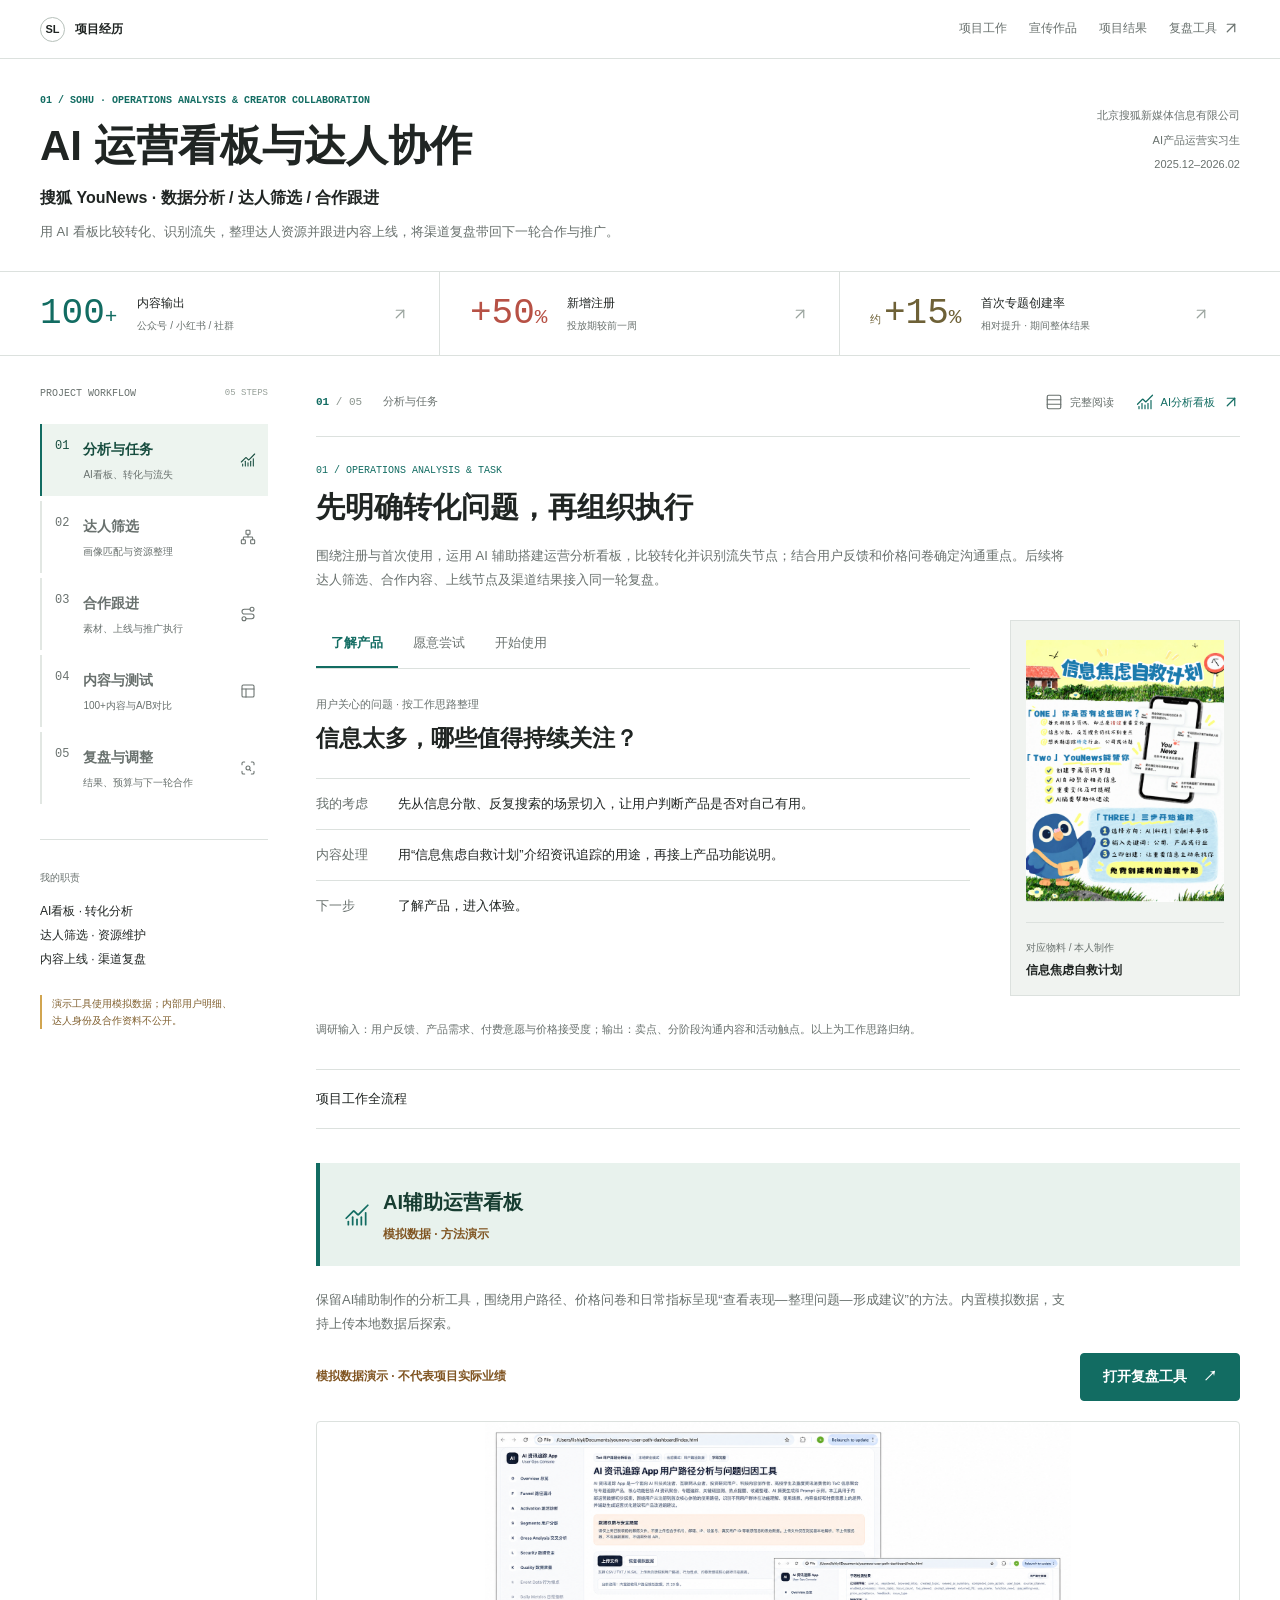
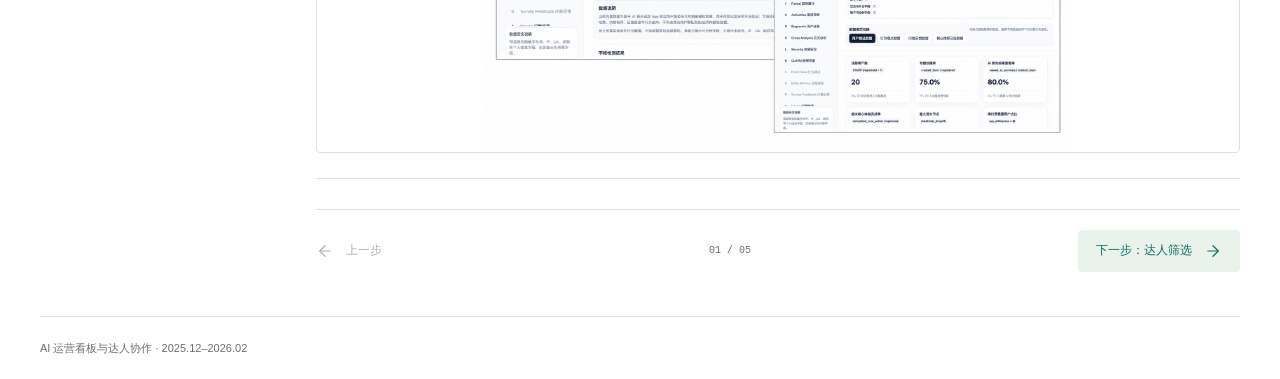
<file: docs/projects/ai-news-dashboard/case_study.html>
<!doctype html>
<html lang="zh-CN">
<head>
  <meta charset="utf-8">
  <meta name="viewport" content="width=device-width, initial-scale=1">
  <meta name="description" content="AI运营看板与达人协作：运用AI辅助制作看板，比较转化与识别流失；整理达人资源、跟进内容上线，以渠道复盘支持下一轮调整。">
  <title>AI 运营看板与达人协作 | 李世怡 · 白象食品运营管培生</title>
  <style>
    :root {
      --navy: #18242c; --navy-2: #21343d; --blue: #175bd4; --cyan: #087e79;
      --pink: #b63668; --green: #277c54; --orange: #d96c32; --gold: #f0c552;
      --ink: #18242c; --muted: #5e6978; --line: #dce2e8; --soft: #f4f6f8; --paper: #fff;
    }
    * { box-sizing: border-box; }
    html { scroll-behavior: smooth; scroll-padding-top: 88px; }
    body { margin: 0; color: var(--ink); background: #fff; font: 16px/1.7 Inter, -apple-system, BlinkMacSystemFont, "Segoe UI", "PingFang SC", "Microsoft YaHei", sans-serif; letter-spacing: 0; }
    h1, h2, h3, h4, p, figure { margin: 0; }
    h1, h2, h3, h4 { letter-spacing: 0; text-wrap: balance; }
    p { overflow-wrap: anywhere; }
    a { color: inherit; text-underline-offset: 4px; }
    img { display: block; width: 100%; height: auto; }
    [hidden] { display: none !important; }
    button { font: inherit; cursor: pointer; touch-action: manipulation; }
    button, a { -webkit-tap-highlight-color: transparent; }
    :focus-visible { outline: 3px solid var(--orange); outline-offset: 5px; }
    .mono { font-family: "SFMono-Regular", Consolas, monospace; font-variant-numeric: tabular-nums; }
    .skip-link { position: fixed; left: 12px; top: 8px; z-index: 100; transform: translateY(-160%); padding: 8px 12px; background: #fff; }
    .skip-link:focus { transform: none; }
    .report, .hero-inner, .metric-strip { width: min(1180px, calc(100% - 64px)); margin-inline: auto; }
    .site-nav { position: sticky; top: 0; z-index: 50; min-height: 64px; padding: 0 max(32px, calc((100% - 1180px) / 2)); display: flex; align-items: center; justify-content: space-between; gap: 24px; color: #fff; background: #18242cf7; border-bottom: 1px solid #ffffff25; backdrop-filter: blur(12px); }
    .nav-brand { display: inline-flex; gap: 10px; align-items: center; text-decoration: none; white-space: nowrap; font-size: 14px; font-weight: 750; }
    .brand-mark { display: grid; place-items: center; border: 1px solid #ffffff70; width: 28px; height: 28px; border-radius: 50%; font-size: 11px; }
    .nav-links { display: flex; align-items: center; gap: 22px; min-width: 0; overflow: auto; scrollbar-width: none; }
    .nav-links::-webkit-scrollbar { display: none; }
    .nav-links a { flex-shrink: 0; min-height: 44px; display: inline-flex; align-items: center; border-bottom: 2px solid transparent; text-decoration: none; color: #cad3d9; font-size: 12px; }
    .nav-links a:hover, .nav-links a.active { color: #fff; border-bottom-color: var(--gold); }
    .nav-links .nav-action { color: #f0d48b; }
    .hero { position: relative; isolation: isolate; overflow: hidden; min-height: 470px; display: flex; align-items: center; color: #fff; background: #18242c; }
    .hero::before { content: ""; position: absolute; inset: 0; z-index: -1; background: linear-gradient(90deg, #18242c 0%, #18242cee 46%, #18242c40 100%), url("event-materials/03-awareness.jpg") right 40% / auto 160% no-repeat; }
    .hero-inner { padding-block: 62px; }
    .eyebrow { color: #f0d48b; font-size: 12px; font-weight: 750; margin-bottom: 22px; }
    h1 { max-width: 950px; font-size: 60px; font-weight: 850; line-height: 1.2; }
    .hero-copy { max-width: 740px; margin-top: 24px; font-size: 18px; color: #e1e7eb; line-height: 1.85; }
    .hero-meta { display: flex; flex-wrap: wrap; gap: 8px 22px; margin-top: 28px; font-size: 12px; color: #ced8df; }
    .hero-meta span { border-left: 2px solid #f0c552; padding-left: 10px; }
    .snapshot { border-bottom: 1px solid var(--line); }
    .metric-strip { display: grid; grid-template-columns: repeat(4, minmax(0, 1fr)); }
    .metric { min-width: 0; padding: 27px 22px; border-right: 1px solid var(--line); }
    .metric:first-child { padding-left: 0; }
    .metric:last-child { border: 0; }
    .metric-label { display: block; font-size: 10px; color: var(--muted); font-weight: 700; }
    .metric strong { display: flex; align-items: center; min-height: 58px; font-size: 25px; line-height: 1.3; }
    .metric strong.mono { font-size: 46px; color: var(--blue); }
    .metric p { font-size: 11px; color: var(--muted); }
    .band { background: var(--paper); border-bottom: 1px solid var(--line); }
    .band.soft { background: var(--soft); }
    .band.dark { background: var(--navy); color: #fff; }
    .section { padding: 76px 0; scroll-margin-top: 16px; }
    .section-head { display: grid; grid-template-columns: minmax(0, .8fr) minmax(0, 1.2fr); gap: 64px; margin-bottom: 38px; align-items: start; }
    .kicker { color: var(--blue); font-size: 11px; font-weight: 750; margin-bottom: 14px; }
    h2 { font-size: 36px; line-height: 1.3; font-weight: 800; }
    h3 { font-size: 21px; line-height: 1.45; }
    h4 { font-size: 16px; line-height: 1.5; }
    .section-lead { font-size: 16px; color: var(--muted); line-height: 1.9; padding-top: 2px; }
    .dark .kicker { color: #77d9c9; }
    .dark .section-lead { color: #ccd7dd; }
    .work-route { display: grid; grid-template-columns: repeat(4, minmax(0, 1fr)); padding: 0; list-style: none; margin: 0; gap: 28px; }
    .work-route li { position: relative; padding: 24px 0 0; border-top: 3px solid var(--step-color); }
    .work-route li:not(:last-child)::after { content: "→"; position: absolute; right: -24px; top: -17px; background: #fff; padding-inline: 5px; color: var(--muted); font-size: 20px; }
    .route-number { display: block; margin-bottom: 14px; font: 48px/1 "SFMono-Regular", Consolas, monospace; color: var(--step-color); }
    .work-route h3 { margin-bottom: 12px; }
    .work-route p { min-height: 60px; color: var(--muted); font-size: 13px; }
    .route-output { display: block; margin-top: 20px; padding-top: 12px; border-top: 1px solid var(--line); color: var(--step-color); font-size: 12px; font-weight: 650; }
    .test-toolbar { display: flex; justify-content: space-between; gap: 16px; align-items: center; margin-bottom: 20px; flex-wrap: wrap; }
    .test-tabs { display: flex; width: 324px; padding: 4px; border: 1px solid #cbd4dc; border-radius: 6px; background: #fff; }
    .test-tabs button { flex: 1; min-width: 0; min-height: 40px; padding: 7px; border: 0; border-radius: 3px; background: transparent; color: var(--muted); font-size: 13px; white-space: nowrap; }
    .test-tabs button[aria-selected="true"] { color: #fff; background: var(--navy); }
    .test-tabs button:hover:not([aria-selected="true"]) { background: var(--soft); }
    .evidence-label { color: #76542b; font-size: 12px; }
    #test-panel { outline-offset: 7px; }
    .test-pair { display: grid; grid-template-columns: repeat(2, minmax(0, 1fr)); gap: 24px; }
    .test-version { --test-accent: var(--blue); overflow: hidden; padding: 26px; border: 1px solid var(--line); border-top: 4px solid var(--test-accent); background: #fff; border-radius: 6px; min-width: 0; }
    .version-b { --test-accent: var(--cyan); }
    .test-version header { display: flex; align-items: center; gap: 16px; }
    .version-letter { color: var(--test-accent); font: 54px/1 "SFMono-Regular", Consolas, monospace; }
    .version-caption { font-size: 11px; color: var(--muted); }
    .test-version h3 { font-size: 19px; }
    .test-creative { min-height: 194px; margin-top: 24px; padding: 22px 0; border-top: 1px solid var(--line); border-bottom: 1px solid var(--line); }
    .creative-label { display: block; font-size: 10px; color: var(--muted); margin-bottom: 22px; }
    .test-creative > p { font-size: 26px; line-height: 1.5; max-width: 470px; font-weight: 700; color: var(--test-accent); text-wrap: balance; }
    .version-note { min-height: 42px; margin-top: 18px; color: var(--muted); font-size: 12px; }
    .cover-example { height: 140px; object-fit: contain; object-position: left; margin-top: 16px; }
    .cover-mode .test-creative { min-height: 360px; }
    .comparison-criteria { display: grid; grid-template-columns: .8fr 1.05fr 1.15fr; margin-top: 22px; gap: 28px; }
    .comparison-criteria > div { padding-top: 15px; border-top: 1px solid #cdd5dd; min-width: 0; }
    .comparison-criteria span { display: block; color: var(--muted); font-size: 11px; margin-bottom: 6px; }
    .comparison-criteria strong { display: block; font-size: 13px; font-weight: 600; }
    .provenance { font-size: 11px; color: var(--muted); margin-top: 24px; }
    .channel-map { display: grid; grid-template-columns: minmax(0, .8fr) minmax(0, 1.4fr) minmax(0, .8fr); align-items: center; gap: 52px; padding: 32px 0; }
    .map-label { display: block; font-size: 11px; margin-bottom: 15px; }
    .channel-source, .channel-destination { border-block: 3px solid var(--blue); padding: 28px 0; }
    .channel-source p, .channel-destination p, .review-center p { margin-top: 12px; font-size: 12px; color: var(--muted); }
    .channel-source .map-label { color: var(--blue); }
    .channel-destination { border-color: var(--cyan); }
    .channel-destination .map-label { color: var(--cyan); }
    .channel-lanes { display: grid; gap: 14px; position: relative; }
    .channel-lanes::before, .channel-lanes::after { content: ""; position: absolute; top: 24px; bottom: 24px; width: 25px; border: 1px solid #b4c3d0; }
    .channel-lanes::before { left: -26px; border-right: 0; }
    .channel-lanes::after { right: -26px; border-left: 0; }
    .channel-lane { --lane-color: var(--blue); padding: 19px 22px; border-left: 4px solid var(--lane-color); background: var(--soft); }
    .channel-lane:nth-child(2) { --lane-color: var(--pink); }
    .channel-lane:nth-child(3) { --lane-color: var(--cyan); }
    .channel-lane strong { display: block; font-size: 16px; color: var(--lane-color); }
    .channel-lane span { display: block; font-size: 12px; color: var(--muted); margin-top: 5px; }
    .subsection-heading { display: flex; align-items: baseline; justify-content: space-between; flex-wrap: wrap; gap: 10px 24px; margin: 48px 0 24px; }
    .subsection-heading span { font-size: 11px; color: var(--muted); }
    .creator-route { display: grid; grid-template-columns: repeat(4, minmax(0, 1fr)); gap: 24px; padding: 0; margin: 0; list-style: none; }
    .creator-route li { display: flex; gap: 12px; border-top: 1px solid var(--line); padding-top: 22px; }
    .creator-route li > span { color: var(--blue); font: 13px/24px "SFMono-Regular", Consolas, monospace; }
    .creator-route p { color: var(--muted); font-size: 12px; margin-top: 9px; }
    .field-evidence { display: grid; grid-template-columns: minmax(0, 2fr) minmax(0, 1fr); gap: 28px; align-items: start; }
    .event-visual { background: #e5e9ed; overflow: hidden; }
    .event-visual img { width: 100%; height: 420px; object-fit: contain; }
    .event-evidence figcaption, .campaign-material figcaption { display: grid; grid-template-columns: 26px 1fr; gap: 10px; margin-top: 15px; padding-top: 14px; border-top: 1px solid #cdd5dd; }
    figcaption b { color: var(--blue); font-size: 11px; }
    figcaption strong { display: block; font-size: 14px; }
    figcaption span { display: block; font-size: 12px; color: var(--muted); margin-top: 4px; }
    .journey-materials { margin-top: 48px; padding-top: 32px; border-top: 1px solid #cdd5dd; scroll-margin-top: 120px; }
    .materials-credit { margin-top: 12px; color: #111; font-size: 14px; font-weight: 700; }
    .materials-intro { max-width: 820px; margin-top: 12px; color: var(--muted); font-size: 14px; }
    .material-group { margin-top: 32px; }
    .material-group + .material-group { margin-top: 38px; padding-top: 28px; border-top: 1px solid #cdd5dd; }
    .material-group-head { display: flex; align-items: baseline; gap: 12px; margin-bottom: 22px; }
    .material-group-head > span { color: var(--cyan); font: 12px/1.5 "SFMono-Regular", Consolas, monospace; }
    .material-group-head h4 { font-size: 18px; }
    .journey-material-grid { display: grid; grid-template-columns: repeat(4, minmax(0, 1fr)); gap: 22px; }
    .campaign-material { min-width: 0; }
    .campaign-material-visual { width: 100%; max-width: 210px; height: 260px; margin-inline: auto; }
    .campaign-material-visual img { height: 100%; object-fit: contain; }
    .campaign-material figcaption { grid-template-columns: 22px minmax(0, 1fr); gap: 8px; }
    .campaign-material figcaption span { font-size: 13px; line-height: 1.75; }
    .event-visual a, .campaign-material-visual a { display: block; height: 100%; }
    .event-visual a:hover, .campaign-material-visual a:hover { outline: 3px solid var(--cyan); outline-offset: -3px; }
    .campaign-material-visual a { cursor: zoom-in; }
    .material-lightbox { width: min(880px, calc(100% - 32px)); max-height: calc(100dvh - 32px); padding: 0; border: 0; border-radius: 6px; background: #fff; color: var(--ink); overflow: hidden; }
    .material-lightbox::backdrop { background: #101a24c7; }
    .material-lightbox header { display: flex; align-items: center; justify-content: space-between; gap: 16px; min-height: 64px; padding: 10px 16px 10px 24px; border-bottom: 1px solid var(--line); }
    .material-lightbox h2 { font-size: 16px; line-height: 1.5; }
    .material-close { flex: 0 0 44px; width: 44px; height: 44px; display: grid; place-items: center; padding: 0; border: 0; border-radius: 4px; background: var(--soft); color: var(--ink); font-size: 28px; line-height: 1; }
    .material-close:hover { background: #e5e9ed; }
    .material-lightbox-body { max-height: calc(100dvh - 112px); overflow: auto; padding: 16px; }
    .material-lightbox-body img { width: auto; max-width: 100%; max-height: calc(100dvh - 144px); margin-inline: auto; object-fit: contain; }
    .review-map { display: grid; grid-template-columns: minmax(0, 1fr) minmax(0, 1.2fr) minmax(0, 1fr); align-items: center; gap: 52px; padding: 32px 0; }
    .review-inputs, .review-outputs { display: grid; gap: 16px; }
    .review-inputs > div, .review-outputs > div { position: relative; padding: 18px; background: var(--soft); border-left: 3px solid var(--blue); }
    .review-inputs > div::after { content: "→"; position: absolute; right: -35px; top: 50%; transform: translateY(-50%); color: #80909d; }
    .review-outputs > div { border-left-color: var(--cyan); }
    .review-outputs > div::before { content: "→"; position: absolute; left: -36px; top: 50%; transform: translateY(-50%); color: #80909d; }
    .review-inputs span, .review-outputs span { font-size: 14px; font-weight: 650; }
    .review-inputs p, .review-outputs p { margin-top: 6px; font-size: 12px; color: var(--muted); }
    .review-center { background: var(--navy); color: #fff; padding: 35px 28px; }
    .review-center .map-label { color: #f0d48b; }
    .review-center h3 { font-size: 23px; }
    .review-center p { color: #d2dce2; }
    .measurement-flow { display: grid; grid-template-columns: repeat(3, minmax(0, 1fr)); gap: 26px; }
    .measurement-flow > div { position: relative; padding: 20px 0; border-block: 1px solid var(--line); }
    .measurement-flow > div:not(:last-child)::after { content: "→"; position: absolute; right: -21px; top: 43%; color: var(--blue); }
    .measurement-number { display: block; color: var(--blue); font-size: 12px; margin-bottom: 12px; }
    .measurement-flow p { margin-top: 8px; font-size: 12px; color: var(--muted); }
    .feedback-rows > div { display: grid; grid-template-columns: 1fr 1.5fr 80px; gap: 26px; padding: 19px 0; border-top: 1px solid var(--line); align-items: baseline; }
    .feedback-rows > div:last-child { border-bottom: 1px solid var(--line); }
    .feedback-rows span { font-size: 14px; font-weight: 650; }
    .feedback-rows p { color: var(--muted); font-size: 13px; }
    .feedback-rows strong { font-size: 12px; color: var(--cyan); font-weight: 650; text-align: right; }
    .dashboard-shot { display: block; background: #fff; border: 1px solid #ffffff40; border-radius: 6px; overflow: hidden; }
    .dashboard-shot img { max-height: 640px; object-fit: contain; }
    .demo-footer { display: flex; justify-content: space-between; align-items: center; gap: 18px; margin-top: 22px; flex-wrap: wrap; }
    .demo-footer > span { font-size: 12px; color: #c5d2d8; }
    .primary-link { display: inline-flex; align-items: center; gap: 16px; min-height: 44px; padding: 9px 16px; border: 1px solid #8bccc2; border-radius: 4px; color: #fff; text-decoration: none; font-size: 13px; }
    .primary-link:hover { color: var(--navy); background: #8bccc2; }
    .outcome-summary { display: grid; grid-template-columns: 1fr 1.4fr; gap: 60px; padding: 32px 0; border-block: 1px solid var(--line); }
    .outcome-count strong { display: block; font-size: 112px; color: var(--blue); line-height: 1.2; }
    .outcome-count strong span { color: var(--cyan); }
    .outcome-count p { font-size: 13px; color: var(--muted); margin-top: 12px; }
    .outcome-list { padding: 0; margin: 0; list-style: none; }
    .outcome-list li { display: grid; grid-template-columns: 110px 1fr; gap: 20px; padding: 17px 0; border-bottom: 1px solid var(--line); }
    .outcome-list li:last-child { border: 0; }
    .outcome-list span { font-size: 14px; font-weight: 650; }
    .outcome-list p { font-size: 13px; color: var(--muted); }
    .disclosure { margin-top: 30px; font-size: 12px; color: var(--muted); max-width: 950px; }
    .back-link { display: inline-flex; gap: 20px; align-items: center; margin-top: 26px; min-height: 44px; font-size: 13px; color: var(--blue); }
    .footer { padding-block: 26px; font-size: 11px; color: var(--muted); }

    @media (max-width: 1000px) {
      h1 { font-size: 48px; } h2 { font-size: 32px; }
      .section-head { gap: 36px; }
      .nav-links { gap: 16px; }
      .metric { padding-inline: 16px; } .metric strong { font-size: 20px; }
      .channel-map, .review-map { gap: 35px; }
      .channel-lanes::before { width: 17px; left: -18px; }
      .channel-lanes::after { width: 17px; right: -18px; }
      .review-inputs > div::after { right: -24px; } .review-outputs > div::before { left: -26px; }
      .review-center { padding: 28px 20px; } .review-center h3 { font-size: 19px; }
      .event-visual img { height: 300px; }
      .journey-material-grid { grid-template-columns: repeat(2, minmax(0, 1fr)); gap: 28px; }
      .test-creative > p { font-size: 23px; } .test-creative { min-height: 215px; }
      .outcome-summary { gap: 32px; } .outcome-count strong { font-size: 86px; }
    }
    @media (max-width: 720px) {
      html { scroll-padding-top: 108px; }
      .report, .hero-inner, .metric-strip { width: calc(100% - 36px); }
      .site-nav { flex-direction: column; align-items: stretch; gap: 0; padding: 12px 18px 0; }
      .nav-brand { font-size: 12px; } .brand-mark { width: 24px; height: 24px; }
      .nav-links { width: 100%; gap: 22px; } .nav-links a { min-height: 44px; font-size: 11px; }
      .hero { min-height: 430px; } .hero-inner { padding-block: 40px; }
      .hero::before { opacity: .8; background-position: center, 85% 40%; }
      h1 { font-size: 34px; line-height: 1.3; } .hero-copy { font-size: 15px; margin-top: 20px; }
      .eyebrow { font-size: 10px; margin-bottom: 16px; }
      .hero-meta { gap: 8px 16px; margin-top: 22px; font-size: 10px; }
      .metric-strip { grid-template-columns: repeat(2, minmax(0, 1fr)); }
      .metric, .metric:first-child { padding: 20px 14px; }
      .metric:nth-child(2) { border-right: 0; }
      .metric:nth-child(n+3) { border-top: 1px solid var(--line); }
      .metric:nth-child(3) { padding-left: 14px; }
      .metric-label { font-size: 9px; } .metric strong { font-size: 21px; min-height: 51px; }
      .metric strong.mono { font-size: 39px; } .metric p { font-size: 10px; }
      .section { padding-block: 50px; }
      .section-head { grid-template-columns: 1fr; gap: 18px; margin-bottom: 28px; }
      .section-lead { font-size: 14px; } h2 { font-size: 29px; } h3 { font-size: 19px; }
      .kicker { font-size: 10px; margin-bottom: 10px; }
      .work-route { grid-template-columns: 1fr; gap: 0; }
      .work-route li { padding: 24px 0 24px 60px; border-top: 0; border-left: 2px solid var(--step-color); margin-left: 12px; }
      .work-route li:not(:last-child)::after { content: "↓"; top: auto; right: auto; left: -11px; bottom: -12px; z-index: 1; }
      .route-number { position: absolute; left: 17px; top: 28px; font-size: 22px; }
      .work-route p { min-height: 0; font-size: 13px; } .work-route p br { display: none; }
      .work-route h3 { margin-bottom: 6px; } .route-output { margin-top: 12px; padding-top: 8px; }
      .test-tabs { width: 100%; } .test-toolbar { gap: 10px; }
      .test-pair { gap: 14px; } .test-version { padding: 15px 12px; }
      .test-version header { gap: 9px; } .version-letter { font-size: 34px; }
      .test-version h3 { font-size: 14px; } .version-caption { font-size: 10px; }
      .test-creative { min-height: 235px; padding-block: 16px; margin-top: 16px; }
      .creative-label { font-size: 9px; margin-bottom: 15px; }
      .test-creative > p { font-size: 18px; } .version-note { min-height: 57px; font-size: 11px; margin-top: 12px; }
      .cover-mode .test-creative { min-height: 350px; } .cover-example { height: 135px; }
      .comparison-criteria { grid-template-columns: 1fr; gap: 13px; margin-top: 18px; }
      .comparison-criteria > div { display: grid; grid-template-columns: 76px 1fr; gap: 12px; padding-top: 12px; }
      .comparison-criteria strong { font-size: 12px; }
      .provenance { font-size: 10px; margin-top: 18px; }
      .channel-map { grid-template-columns: 1fr; gap: 22px; padding: 0; }
      .channel-source, .channel-destination { padding: 20px 0; }
      .channel-source h3 br, .channel-source p br, .channel-destination h3 br, .channel-destination p br { display: none; }
      .channel-source { border-bottom: 0; } .channel-destination { border-top: 0; }
      .channel-lanes { margin-left: 18px; } .channel-lanes::before { width: 18px; left: -19px; }
      .channel-lanes::after { display: none; }
      .creator-route { grid-template-columns: repeat(2, minmax(0, 1fr)); gap: 20px; }
      .creator-route h4 { font-size: 14px; } .creator-route p { font-size: 11px; }
      .subsection-heading { margin-top: 34px; }
      .field-evidence { grid-template-columns: 1fr; gap: 28px; }
      .event-visual img { height: auto; max-height: 490px; object-fit: contain; }
      .journey-material-grid { gap: 24px 14px; }
      .journey-materials { margin-top: 36px; padding-top: 26px; }
      .material-group-head { gap: 9px; margin-bottom: 18px; }
      .material-group-head h4 { font-size: 16px; }
      .campaign-material-visual { max-width: 180px; height: 214px; }
      .campaign-material figcaption { display: block; margin-top: 12px; padding-top: 12px; }
      .campaign-material figcaption b { display: none; }
      .campaign-material figcaption span { font-size: 12px; }
      .material-lightbox header { padding-left: 16px; }
      figcaption strong { font-size: 13px; } figcaption span { font-size: 11px; }
      .review-map { grid-template-columns: 1fr; gap: 30px; padding: 0; }
      .review-inputs { gap: 10px; }
      .review-inputs > div::after, .review-outputs > div::before { display: none; }
      .review-center { position: relative; padding: 25px; }
      .review-center::before, .review-center::after { position: absolute; content: "↓"; color: var(--cyan); left: calc(50% - 6px); }
      .review-center::before { top: -30px; } .review-center::after { bottom: -30px; }
      .review-center h3 { font-size: 23px; }
      .review-outputs { grid-template-columns: repeat(2, minmax(0, 1fr)); gap: 14px; }
      .review-outputs > div { padding: 15px 12px; }
      .measurement-flow { grid-template-columns: 1fr; gap: 16px; }
      .measurement-flow > div { padding-left: 48px; }
      .measurement-number { position: absolute; left: 6px; top: 22px; }
      .measurement-flow > div:not(:last-child)::after { content: "↓"; right: auto; left: 10px; top: auto; bottom: -21px; background: #fff; z-index: 1; }
      .feedback-rows > div { grid-template-columns: minmax(0, 1fr) 54px; gap: 6px 14px; }
      .feedback-rows p { grid-column: 1; grid-row: 2; font-size: 12px; }
      .feedback-rows strong { grid-column: 2; grid-row: 1 / 3; align-self: center; }
      .demo-footer > span { font-size: 11px; }
      .outcome-summary { grid-template-columns: 1fr; gap: 26px; }
      .outcome-count strong { font-size: 92px; } .outcome-list li { grid-template-columns: 90px 1fr; gap: 14px; }
      .outcome-list p { font-size: 12px; } .outcome-list span { font-size: 13px; }
      .disclosure { font-size: 11px; }
    }
    @media (max-width: 360px) {
      h1 { font-size: 30px; }
      .test-pair { grid-template-columns: 1fr; }
      .test-creative { min-height: 155px; }
      .version-note { min-height: 0; }
      .cover-mode .test-creative { min-height: 295px; }
    }
    @media (prefers-reduced-motion: reduce) { html { scroll-behavior: auto; } }
  </style>
  <link rel="stylesheet" href="case-study-analysis.css">
  <link rel="stylesheet" href="case-study-workspace.css">
  <link rel="stylesheet" href="../market-workspace.css">
</head>
<body>
  <a class="skip-link" href="#overview">跳到项目内容</a>
  <nav class="site-nav" aria-label="项目导航">
    <a class="nav-brand" href="../../"><span class="brand-mark">SL</span><span>项目经历</span></a>
    <div class="nav-links">
      <a href="#overview">概览</a>
      <a href="#campaigns">活动</a>
      <a href="#channels">渠道</a>
      <a href="#content-test">A/B测试</a>
      <a href="#research">复盘</a>
      <a href="#results">结果</a>
      <a class="nav-action" href="operations_dashboard.html">复盘工具</a>
    </div>
  </nav>

  <header class="hero">
    <div class="hero-inner">
      <p class="eyebrow">01 / SOHU · OPERATIONS ANALYSIS & CREATOR COLLABORATION</p>
      <h1>AI 运营看板<br>与达人协作</h1>
      <p class="hero-copy">用 AI 看板比较转化、识别流失，整理达人资源并跟进内容上线，将渠道复盘带回下一轮合作与推广。</p>
      <div class="hero-meta"><span>北京搜狐新媒体信息有限公司</span><span>AI产品运营实习生</span><span>2025.12–2026.02</span></div>
    </div>
  </header>

  <div class="snapshot" aria-label="项目工作概览">
    <div class="metric-strip">
      <div class="metric"><span class="metric-label">CONTENT / 内容制作</span><strong class="mono">100+</strong><p>累计输出公众号、小红书及社群内容</p></div>
      <div class="metric"><span class="metric-label">CREATORS / 达人筛选</span><strong>资源整理</strong><p>受众画像、垂直度、互动与合作匹配点</p></div>
      <div class="metric"><span class="metric-label">COORDINATION / 合作推进</span><strong>沟通与跟进</strong><p>内容要求、宣传素材与发布节点</p></div>
      <div class="metric"><span class="metric-label">REVIEW / 数据复盘</span><strong>看板与反馈</strong><p>内容表现、注册及首次专题创建</p></div>
    </div>
  </div>

  <main>
    <div class="band">
      <section class="section report" id="overview">
        <div class="section-head">
          <div><p class="kicker">01 / PROJECT BRIEF</p><h2>项目背景与<br>我的工作</h2></div>
          <p class="section-lead">项目目标是让推广触达进一步转成注册与首次使用。我运用 AI 辅助搭建运营分析看板，比较用户路径的转化并识别流失节点；在执行侧整理金融、AI 垂类达人资源，跟进内容要求和上线安排。内容与渠道数据、用户反馈共同进入复盘，支持下一轮合作选择、内容调整及预算安排。</p>
        </div>
        <div class="need-explorer">
          <div class="need-copy">
            <div class="need-tabs" role="tablist" aria-label="用户使用阶段">
              <button type="button" role="tab" id="need-discover" aria-controls="need-detail" aria-selected="true" data-need="0">了解产品</button>
              <button type="button" role="tab" id="need-try" aria-controls="need-detail" aria-selected="false" tabindex="-1" data-need="1">愿意尝试</button>
              <button type="button" role="tab" id="need-use" aria-controls="need-detail" aria-selected="false" tabindex="-1" data-need="2">开始使用</button>
            </div>
            <div id="need-detail" role="tabpanel" aria-labelledby="need-discover" tabindex="0">
              <p class="need-label">用户关心的问题 · 按工作思路整理</p>
              <h3 class="need-question">信息太多，哪些值得持续关注？</h3>
              <dl class="need-decisions">
                <div><dt>我的考虑</dt><dd data-need-reason>先从信息分散、反复搜索的场景切入，让用户判断产品是否对自己有用。</dd></div>
                <div><dt>内容处理</dt><dd data-need-action>用“信息焦虑自救计划”介绍资讯追踪的用途，再接上产品功能说明。</dd></div>
                <div><dt>下一步</dt><dd data-need-next>了解产品，进入体验。</dd></div>
              </dl>
            </div>
          </div>
          <figure class="need-evidence"><img src="event-materials/03-awareness.jpg" alt="信息焦虑自救计划海报"><figcaption><span>对应物料 / 本人制作</span><strong>信息焦虑自救计划</strong></figcaption></figure>
        </div>
        <p class="need-source">调研输入：用户反馈、产品需求、付费意愿与价格接受度；输出：卖点、分阶段沟通内容和活动触点。以上为工作思路归纳。</p>
        <details class="evidence-drawer"><summary>项目工作全流程</summary>
        <ol class="work-route" aria-label="工作流程">
          <li style="--step-color:var(--blue)"><span class="route-number">01</span><h3>看板比较</h3><p>AI 辅助整理转化路径<br>结合反馈与价格问卷识别问题</p><span class="route-output">转化表现与流失线索</span></li>
          <li style="--step-color:var(--cyan)"><span class="route-number">02</span><h3>达人资源</h3><p>比较受众、垂直度与互动<br>整理账号特点与匹配点</p><span class="route-output">达人资源表与筛选依据</span></li>
          <li style="--step-color:var(--pink)"><span class="route-number">03</span><h3>合作上线</h3><p>对齐内容要求与素材<br>跟进发布节点及执行进度</p><span class="route-output">内容支持与上线记录</span></li>
          <li style="--step-color:var(--green)"><span class="route-number">04</span><h3>渠道复盘</h3><p>对比内容、注册与首次使用<br>整理 A/B 测试及阶段反馈</p><span class="route-output">调整筛选、内容与渠道预算</span></li>
        </ol>
        </details>
      </section>
    </div>

    <div class="band soft">
      <section class="section report" id="campaigns">
        <div class="section-head">
          <div><p class="kicker">02 / CAMPAIGNS & MATERIALS</p><h2>合作内容跟进<br>与推广执行</h2></div>
          <p class="section-lead">围绕已确认的内容要求与上线时间，整理产品介绍、宣传素材及发布节点，跟进补充和执行进度；配合线上拉新及线下科技活动推广，再将执行问题与用户反馈带回下一轮准备。</p>
        </div>
        <div class="campaign-briefs" aria-label="线上与线下活动职责">
          <article class="campaign-brief">
            <span class="brief-label">ONLINE / 内容准备与上线配合</span><h3>从产品上新到用户体验</h3>
            <dl><div><dt>需求确认</dt><dd>整理合作内容要求、产品卖点与发布节点，确认待补充的素材及信息。</dd></div><div><dt>上线跟进</dt><dd>准备产品介绍、功能及体验物料，跟进资料补充和内容上线安排，支持渠道分发。</dd></div><div><dt>后续承接</dt><dd>通过功能说明、社群交流和体验问卷收集问题，结合首次使用情况调整后续内容。</dd></div></dl>
          </article>
          <article class="campaign-brief">
            <span class="brief-label">OFFLINE / 参与宣传与执行</span><h3>科技活动中的产品推广</h3>
            <dl><div><dt>活动前</dt><dd>参与宣传准备，协助整理产品介绍、现场物料和传播内容。</dd></div><div><dt>活动中</dt><dd>配合产品介绍、现场交流及内容采集，参与活动执行与线上直播传播。</dd></div><div><dt>活动后</dt><dd>整理交流与使用反馈，将共性问题带回教程、FAQ和后续内容。</dd></div></dl>
          </article>
        </div>
        <p class="campaign-note"><strong>策划上的考虑</strong>海报吸引注意之后，还要讲清下一步怎么参与；产品介绍之后，要接上操作说明、交流入口和体验反馈。</p>
        <div class="field-evidence" aria-label="活动现场与直播材料">
          <figure class="event-evidence offline"><div class="event-visual"><a href="event-materials/01-offline-event.jpg" target="_blank" rel="noopener noreferrer" aria-label="查看原图：原点学堂 Vibe之夜科技社群活动现场"><img src="event-materials/01-offline-event.jpg" alt="原点学堂 Vibe之夜科技社群活动现场" loading="lazy"></a></div><figcaption><b>01</b><div><strong>科技社群线下活动</strong><span>参与产品介绍、现场交流与活动内容采集。</span></div></figcaption></figure>
          <figure class="event-evidence live"><div class="event-visual"><a href="event-materials/02-live-stream.jpg" target="_blank" rel="noopener noreferrer" aria-label="查看原图：活动线上直播画面"><img src="event-materials/02-live-stream.jpg" alt="活动线上直播画面" loading="lazy"></a></div><figcaption><b>02</b><div><strong>线上直播传播</strong><span>配合活动内容传播与互动反馈收集。</span></div></figcaption></figure>
        </div>
        <div class="journey-materials" id="materials">
          <h3>产品卖点与品牌传播物料</h3>
          <p class="materials-credit">以下海报均由本人制作。</p>
          <p class="materials-intro">按用户从了解产品到实际使用的过程组织物料：先把功能转成可感知的价值，再说明体验方式、提供答疑入口并收集反馈，让每次传播都有后续承接。</p>
          <div class="material-group">
            <div class="material-group-head"><span>01</span><h4>产品上新：把功能讲清楚</h4></div>
            <div class="journey-material-grid">
              <figure class="campaign-material"><div class="campaign-material-visual"><a href="event-materials/07-product-launch.png" target="_blank" rel="noopener noreferrer" aria-label="查看原图：YouNews正式上线海报"><img src="event-materials/07-product-launch.png" alt="YouNews正式上线海报" loading="lazy"></a></div><figcaption><b>01</b><div><strong>YouNews正式上线</strong><span>介绍产品定位与核心功能，让用户知道它是一款专属信息追踪助手。</span></div></figcaption></figure>
              <figure class="campaign-material"><div class="campaign-material-visual"><a href="event-materials/08-topic-creation.png" target="_blank" rel="noopener noreferrer" aria-label="查看原图：创建专题功能海报"><img src="event-materials/08-topic-creation.png" alt="创建专题功能海报" loading="lazy"></a></div><figcaption><b>02</b><div><strong>创建专题</strong><span>展示输入话题、创建专题的操作入口，让用户知道如何开始追踪。</span></div></figcaption></figure>
              <figure class="campaign-material"><div class="campaign-material-visual"><a href="event-materials/09-topic-explanation.png" target="_blank" rel="noopener noreferrer" aria-label="查看原图：专题解读功能海报"><img src="event-materials/09-topic-explanation.png" alt="专题解读功能海报" loading="lazy"></a></div><figcaption><b>03</b><div><strong>专题解读</strong><span>对比概览、大白话与深度解读，说明不同阅读需求对应的使用方式。</span></div></figcaption></figure>
              <figure class="campaign-material"><div class="campaign-material-visual"><a href="event-materials/10-daily-digest.png" target="_blank" rel="noopener noreferrer" aria-label="查看原图：专属日报功能海报"><img src="event-materials/10-daily-digest.png" alt="专属日报功能海报" loading="lazy"></a></div><figcaption><b>04</b><div><strong>专属日报</strong><span>展示关注内容如何汇成每日更新，说明产品在日常阅读中的用途。</span></div></figcaption></figure>
            </div>
          </div>
          <div class="material-group">
            <div class="material-group-head"><span>02</span><h4>体验推广：从愿意尝试到留下反馈</h4></div>
            <div class="journey-material-grid">
              <figure class="campaign-material"><div class="campaign-material-visual"><a href="event-materials/03-awareness.jpg" target="_blank" rel="noopener noreferrer" aria-label="查看原图：信息焦虑自救计划海报"><img src="event-materials/03-awareness.jpg" alt="信息焦虑自救计划海报" loading="lazy"></a></div><figcaption><b>01</b><div><strong>信息焦虑自救计划</strong><span>从信息分散、反复搜索等困扰切入，帮助用户判断产品是否适合自己。</span></div></figcaption></figure>
              <figure class="campaign-material"><div class="campaign-material-visual"><a href="event-materials/04-activation.jpg" target="_blank" rel="noopener noreferrer" aria-label="查看原图：新用户专属福利海报"><img src="event-materials/04-activation.jpg" alt="新用户专属福利海报" loading="lazy"></a></div><figcaption><b>02</b><div><strong>新用户专属福利</strong><span>说明体验功能、活动权益与参与方式，给有兴趣的用户一个尝试理由。</span></div></figcaption></figure>
              <figure class="campaign-material"><div class="campaign-material-visual"><a href="event-materials/05-community.jpg" target="_blank" rel="noopener noreferrer" aria-label="查看原图：YouNews用户群招募海报"><img src="event-materials/05-community.jpg" alt="YouNews用户群招募海报" loading="lazy"></a></div><figcaption><b>03</b><div><strong>YouNews用户群招募</strong><span>说明答疑、功能体验与交流支持，为使用中遇到问题的用户提供沟通入口。</span></div></figcaption></figure>
              <figure class="campaign-material"><div class="campaign-material-visual"><a href="event-materials/06-survey.jpg" target="_blank" rel="noopener noreferrer" aria-label="查看原图：产品体验问卷海报"><img src="event-materials/06-survey.jpg" alt="产品体验问卷海报" loading="lazy"></a></div><figcaption><b>04</b><div><strong>产品体验问卷</strong><span>说明参与对象、填写方式与奖励规则，邀请体验用户反馈问题和建议。</span></div></figcaption></figure>
            </div>
          </div>
          <p class="case-takeaway"><strong>内容上的考虑</strong>产品介绍回答“对我有什么用”，功能说明回答“怎么开始”，活动与社群内容讲清参与方式和后续支持，分别回应用户在了解、尝试和使用中的问题。</p>
        </div>
      </section>
    </div>

    <div class="band">
      <section class="section report" id="channels">
        <div class="section-head">
          <div><p class="kicker">03 / CHANNELS & CREATORS</p><h2>品牌内容与<br>达人协作</h2></div>
          <p class="section-lead">依据产品定位和目标受众，从粉丝画像、内容垂直度与互动表现判断金融、AI 垂类博主的匹配度，整理账号特点与合作匹配点、维护达人资源表；协助对接内容要求和上线安排，支持100+条公众号、小红书及社群内容输出。</p>
        </div>
        <div class="channel-map" aria-label="渠道与对应内容">
          <div class="channel-source"><span class="map-label">内容准备</span><h3>产品功能<br>与用户问题</h3><p>整理功能说明、使用场景<br>及用户关心的信息</p></div>
          <div class="channel-lanes">
            <div class="channel-lane"><strong>公众号</strong><span>产品介绍、功能教程与行业案例，帮助理解产品</span></div>
            <div class="channel-lane"><strong>小红书</strong><span>从使用场景切入，触达有资讯追踪需求的用户</span></div>
            <div class="channel-lane"><strong>社群</strong><span>内容分发、使用答疑与反馈收集，承接后续交流</span></div>
          </div>
          <div class="channel-destination"><span class="map-label">发布后记录</span><h3>内容表现<br>与用户反馈</h3><p>阅读、互动及能够<br>追踪的访问与注册</p></div>
        </div>
        <div class="subsection-heading"><h3>从筛选到上线的协作链路</h3><span>筛选 → 资源表 → 沟通与上线 → 复盘</span></div>
        <ol class="creator-route creator-route-compact">
          <li><span>01</span><div><h4>筛选账号</h4><p>查看粉丝画像、内容方向及近期互动，判断受众与产品是否匹配。</p></div></li>
          <li><span>02</span><div><h4>维护资源表</h4><p>整理账号信息、内容特点与产品匹配点，保留合作沟通和后续选择的依据。</p></div></li>
          <li><span>03</span><div><h4>沟通与上线</h4><p>协助对接内容要求，整理产品资料、素材和发布节点，跟进资料补充及上线进度。</p></div></li>
          <li><span>04</span><div><h4>记录效果</h4><p>记录阅读、互动及可追踪的访问与注册，用于后续合作选择和渠道预算复盘。</p></div></li>
        </ol>
        <details class="evidence-drawer resource-template"><summary>达人资源表与合作跟进字段 <small>结构示意 · 非真实达人名单</small></summary>
          <p class="template-note">将筛选判断和推进事项保存在同一套资料中。以下只展示字段和整理方法，不披露达人身份、商务条款或合作数量。</p>
          <div class="record-table" role="table" aria-label="达人资源与合作跟进字段示意">
            <div class="record-table-row record-table-head" role="row"><span role="columnheader">整理环节</span><span role="columnheader">记录字段</span><span role="columnheader">下一步用途</span></div>
            <div class="record-table-row" role="row"><strong role="rowheader">筛选依据</strong><span role="cell">账号方向、粉丝画像、内容垂直度、近期互动、产品匹配点</span><span role="cell">判断是否适合进入合作沟通，并记录选择理由。</span></div>
            <div class="record-table-row" role="row"><strong role="rowheader">推进事项</strong><span role="cell">内容要求、待补资料、发布节点、当前进度、下一步事项</span><span role="cell">对齐准备工作，跟进补充材料及上线安排。</span></div>
            <div class="record-table-row" role="row"><strong role="rowheader">上线复盘</strong><span role="cell">内容链接、互动反馈、可追踪的注册与首次使用表现</span><span role="cell">结合受众匹配和转化，调整下一轮筛选与内容重点。</span></div>
          </div>
        </details>
        <p class="case-takeaway"><strong>我的判断</strong>粉丝量不是唯一标准。我更关注博主的受众是否有持续追踪资讯的需求，以及内容能否讲清楚产品在什么情况下有用。</p>
      </section>
    </div>

    <div class="band soft">
      <section class="section report" id="content-test">
        <div class="section-head">
          <div><p class="kicker">04 / A/B TEST & CREATIVE REVIEW</p><h2>A/B测试与<br>内容优化</h2></div>
          <p class="section-lead">对标题、首图和内容进行A/B测试，观察功能表达与场景表达的响应差异。结合可追踪的阅读、互动和转化调整选题、物料与渠道预算；下方展示版本设计思路。</p>
        </div>
        <div class="test-toolbar">
          <div class="test-tabs" role="tablist" aria-label="内容对比维度">
            <button type="button" role="tab" id="tab-title" aria-controls="test-panel" aria-selected="true" data-test="title">标题</button>
            <button type="button" role="tab" id="tab-cover" aria-controls="test-panel" aria-selected="false" tabindex="-1" data-test="cover">封面</button>
            <button type="button" role="tab" id="tab-copy" aria-controls="test-panel" aria-selected="false" tabindex="-1" data-test="copy">内容表达</button>
          </div>
          <span class="evidence-label">版本示意 · 非历史投放截图</span>
        </div>
        <div id="test-panel" role="tabpanel" aria-labelledby="tab-title" tabindex="0">
          <div class="test-pair">
            <article class="test-version version-a">
              <header><span class="version-letter" aria-hidden="true">A</span><div><span class="version-caption">版本 A</span><h3 id="version-a-name">功能介绍</h3></div></header>
              <div class="test-creative"><span class="creative-label">AI 资讯追踪产品 / 文案示意</span><p id="version-a-copy">用专题追踪、关键词监测和 AI 摘要整理资讯</p><img class="cover-example" src="event-materials/03-awareness.jpg" alt="封面构图示意使用的现有宣传物料" hidden></div>
              <p class="version-note" id="version-a-note">先介绍功能，让用户知道产品可以做什么。</p>
            </article>
            <article class="test-version version-b">
              <header><span class="version-letter" aria-hidden="true">B</span><div><span class="version-caption">版本 B</span><h3 id="version-b-name">使用场景</h3></div></header>
              <div class="test-creative"><span class="creative-label">AI 资讯追踪产品 / 文案示意</span><p id="version-b-copy">每天反复搜索行业动态？把关注的信息建成一个专题</p><img class="cover-example" src="event-materials/03-awareness.jpg" alt="封面构图示意使用的现有宣传物料" hidden></div>
              <p class="version-note" id="version-b-note">先提出使用场景，再说明产品如何提供帮助。</p>
            </article>
          </div>
          <div class="comparison-criteria">
            <div><span>对比重点</span><strong id="test-variable">标题的表达角度</strong></div>
            <div><span>其他条件</span><strong id="test-controls">尽量保持封面、正文与观察时长一致</strong></div>
            <div><span>观察指标</span><strong id="test-metric">阅读与互动；有曝光、点击记录时比较点击率</strong></div>
          </div>
        </div>
        <p class="provenance">A/B版本为工作思路示意，不展示历史胜负或提升幅度。不同时间发布的内容仅作观察，不能由前后差异直接推断因果。</p>
      </section>
    </div>

    <div class="band">
      <section class="section report" id="research">
        <div class="section-head">
          <div><p class="kicker">05 / AI MONITORING & REVIEW</p><h2>AI看板监测<br>与推广复盘</h2></div>
          <p class="section-lead">运用AI辅助搭建轻量级运营分析看板，把内容触达、访问、注册和首次专题创建接成监测路径。定位用户流失节点，再结合反馈决定要补充卖点、调整渠道预算，还是改进体验说明。</p>
        </div>
        <ol class="review-journey" aria-label="渠道触达到首次使用的复盘路径">
          <li><span>01</span><h3>内容触达</h3><p>阅读、互动与反馈</p></li>
          <li><span>02</span><h3>产品访问</h3><p>可追踪的访问记录</p></li>
          <li><span>03</span><h3>完成注册</h3><p>新增注册变化</p></li>
          <li><span>04</span><h3>首次创建专题</h3><p>注册后的首次使用</p></li>
        </ol>
        <div class="subsection-heading"><h3>注册与首次使用的变化</h3><span>前后两点对比 · 非逐日趋势</span></div>
        <p class="chart-context">相对指数：对比基准 = 100。由已提供的增幅换算，非实际人数或原始转化率。</p>
        <div class="result-charts">
          <figure class="result-chart" style="--chart-color:var(--cyan)">
            <figcaption><h4>新增注册</h4><p>投放期较前一周提升50%</p></figcaption>
            <div class="comparison-plot" role="img" aria-label="新增注册相对指数：前一周100，投放期150，提升50%。仅前后对比，不表示逐日走势。">
              <div class="plot-scale" aria-hidden="true"><span style="bottom:0%">0</span><span style="bottom:25%">40</span><span style="bottom:50%">80</span><span style="bottom:75%">120</span><span style="bottom:100%">160</span></div>
              <div class="plot-data" aria-hidden="true">
                <i class="plot-gridline" style="bottom:25%"></i><i class="plot-gridline" style="bottom:50%"></i><i class="plot-gridline" style="bottom:75%"></i><i class="plot-gridline" style="bottom:100%"></i>
                <svg viewBox="0 0 100 160" preserveAspectRatio="none"><line x1="12" y1="60" x2="88" y2="10" vector-effect="non-scaling-stroke" /></svg>
                <span class="plot-point baseline" style="left:12%;bottom:62.5%"><b>100</b></span><span class="plot-point" style="left:88%;bottom:93.75%"><b>150</b></span>
                <span class="plot-period" style="left:12%">前一周</span><span class="plot-period" style="left:88%">投放期</span>
              </div>
            </div>
          </figure>
          <figure class="result-chart" style="--chart-color:var(--pink)">
            <figcaption><h4>首次专题创建率</h4><p>相对提升约15%，非增加15个百分点</p></figcaption>
            <div class="comparison-plot" role="img" aria-label="首次专题创建率相对指数：基准100，对比期约115，相对提升约15%。具体对比窗口未提供。">
              <div class="plot-scale" aria-hidden="true"><span style="bottom:0%">0</span><span style="bottom:25%">40</span><span style="bottom:50%">80</span><span style="bottom:75%">120</span><span style="bottom:100%">160</span></div>
              <div class="plot-data" aria-hidden="true">
                <i class="plot-gridline" style="bottom:25%"></i><i class="plot-gridline" style="bottom:50%"></i><i class="plot-gridline" style="bottom:75%"></i><i class="plot-gridline" style="bottom:100%"></i>
                <svg viewBox="0 0 100 160" preserveAspectRatio="none"><line x1="12" y1="60" x2="88" y2="45" vector-effect="non-scaling-stroke" /></svg>
                <span class="plot-point baseline" style="left:12%;bottom:62.5%"><b>100</b></span><span class="plot-point" style="left:88%;bottom:71.875%"><b>约115</b></span>
                <span class="plot-period" style="left:12%">基准</span><span class="plot-period" style="left:88%">对比期</span>
              </div>
            </div>
          </figure>
        </div>
        <p class="chart-source">来源：本人提供的实习期汇总结果。首次专题创建率的具体对比窗口未提供；期间变化不单独归因于某位达人或某篇内容。</p>
        <div class="subsection-heading"><h3>把反馈带回后续调整</h3><span>内容侧与产品侧</span></div>
        <div class="feedback-rows">
          <div><span>渠道内容与受众是否匹配</span><p>结合内容表现、A/B测试及可追踪转化，优化选题、分发与预算安排</p><strong>渠道侧</strong></div>
          <div><span>产品价值或操作方式没讲清楚</span><p>调整卖点表达、海报、场景说明、教程与FAQ，回流下一轮内容和活动</p><strong>内容侧</strong></div>
          <div><span>功能或操作体验问题</span><p>记录具体问题，反馈产品团队</p><strong>产品侧</strong></div>
        </div>
        <p class="case-takeaway"><strong>我的思考</strong>内容带来关注之后，还要看用户能否完成第一次使用。注册增长和首次专题创建，需要结合起来判断。</p>
      </section>
    </div>

    <div class="band dark">
      <section class="section report" id="sop">
        <div class="section-head">
          <div><p class="kicker">06 / AI ANALYSIS DEMO</p><h2>AI辅助制作<br>运营分析看板</h2></div>
          <p class="section-lead">保留AI辅助制作的分析工具，围绕用户路径、价格问卷和日常指标呈现“查看表现—整理问题—形成建议”的方法。内置模拟数据，支持上传本地数据后探索。</p>
        </div>
        <a class="dashboard-shot" href="operations_dashboard.html" aria-label="打开运营复盘工具，内置模拟数据"><img src="../../works/covers/sohu-dashboard.png" alt="运营复盘工具演示界面，使用模拟数据" loading="lazy"></a>
        <div class="demo-footer"><span>模拟数据演示 · 不代表项目实际业绩</span><a class="primary-link" href="operations_dashboard.html">打开复盘工具 <span aria-hidden="true">↗</span></a></div>
      </section>
    </div>

    <div class="band">
      <section class="section report" id="results">
        <div class="section-head">
          <div><p class="kicker">07 / PROJECT OUTCOME</p><h2>项目结果</h2></div>
          <p class="section-lead">AI 看板提供转化与流失线索，达人资源整理支持受众匹配，内容和进度跟进支持执行落地。以下为实习期间汇总结果；结合渠道表现与用户反馈，继续调整合作筛选、内容表达及预算安排。</p>
        </div>
        <div class="project-outcomes" aria-label="实习期项目汇总结果">
          <div><strong class="outcome-value mono">100<span>+</span></strong><h3>累计输出品牌内容</h3><p>公众号、小红书及社群内容，覆盖产品介绍、使用教程与场景案例。</p></div>
          <div><strong class="outcome-value mono">+50<span>%</span></strong><h3>新增注册提升</h3><p>投放期新增注册较前一周提升50%。</p></div>
          <div><strong class="outcome-value mono"><small>约</small>+15<span>%</span></strong><h3>首次专题创建率相对提升</h3><p>关注用户注册后的首次使用情况。</p></div>
        </div>
        <p class="outcome-context">上述增长为期间整体结果，不单独归因于某位达人、某篇内容或某次活动。</p>
        <p class="disclosure outcome-disclosure"><strong>展示说明</strong>项目结果按本人提供的实习期汇总整理，内部用户明细、达人身份及合作资料不公开。内容示意与工具演示不作为实际业绩依据。</p>
        <a class="back-link" href="../../">返回项目经历 <span aria-hidden="true">↗</span></a>
      </section>
    </div>
  </main>
  <footer class="footer report">AI 运营看板与达人协作 · 2025.12–2026.02</footer>

  <dialog class="material-lightbox" aria-labelledby="material-lightbox-title">
    <header><h2 id="material-lightbox-title">传播物料</h2><button class="material-close" type="button" aria-label="关闭海报" title="关闭海报" autofocus><span aria-hidden="true">×</span></button></header>
    <div class="material-lightbox-body"><img alt=""></div>
  </dialog>

  <script>
    const materialLightbox = document.querySelector('.material-lightbox');
    if (typeof materialLightbox.showModal === 'function') {
      const lightboxImage = materialLightbox.querySelector('img');
      const lightboxTitle = document.getElementById('material-lightbox-title');
      let previousOverflow = '';
      document.querySelectorAll('.campaign-material-visual a').forEach((link) => {
        link.addEventListener('click', (event) => {
          if (event.button !== 0 || event.metaKey || event.ctrlKey || event.shiftKey || event.altKey) return;
          event.preventDefault();
          const thumbnail = link.querySelector('img');
          lightboxImage.src = link.href;
          lightboxImage.alt = thumbnail.alt;
          lightboxTitle.textContent = link.closest('figure').querySelector('figcaption strong').textContent;
          previousOverflow = document.documentElement.style.overflow;
          document.documentElement.style.overflow = 'hidden';
          materialLightbox.showModal();
        });
      });
      materialLightbox.querySelector('.material-close').addEventListener('click', () => materialLightbox.close());
      materialLightbox.addEventListener('click', (event) => {
        if (event.target !== materialLightbox) return;
        const bounds = materialLightbox.getBoundingClientRect();
        if (event.clientX < bounds.left || event.clientX > bounds.right || event.clientY < bounds.top || event.clientY > bounds.bottom) materialLightbox.close();
      });
      materialLightbox.addEventListener('close', () => {
        document.documentElement.style.overflow = previousOverflow;
      });
    }

    const testExamples = {
      title: {
        names: ['功能介绍', '使用场景'],
        copies: ['用专题追踪、关键词监测和 AI 摘要整理资讯', '每天反复搜索行业动态？把关注的信息建成一个专题'],
        notes: ['先介绍功能，让用户知道产品可以做什么。', '先提出使用场景，再说明产品如何提供帮助。'],
        variable: '标题的表达角度',
        controls: '尽量保持封面、正文与观察时长一致',
        metric: '阅读与互动；有曝光、点击记录时比较点击率'
      },
      cover: {
        names: ['功能信息优先', '用户问题优先'],
        copies: ['专题追踪 · 关键词监测 · AI 摘要', '信息太多、反复搜索，怎么持续追踪？'],
        notes: ['同一张素材，优先呈现功能名称。', '同一张素材，优先呈现用户的使用问题。'],
        variable: '封面中的信息重点',
        controls: '尽量保持标题、正文与观察时长一致',
        metric: '有曝光、点击记录时比较点击率；结合阅读表现'
      },
      copy: {
        names: ['按功能说明', '按操作步骤说明'],
        copies: ['创建专题，设置关键词，聚合相关资讯并查看 AI 摘要。', '选择关注的行业 → 填写关键词 → 创建专题 → 查看相关资讯。'],
        notes: ['围绕产品能提供的功能展开介绍。', '围绕用户第一次使用时的操作顺序展开介绍。'],
        variable: '正文的信息组织方式',
        controls: '尽量保持标题、封面与观察时长一致',
        metric: '阅读、收藏及评论中的理解与操作问题'
      }
    };
    const tabs = [...document.querySelectorAll('[data-test]')];
    const panel = document.getElementById('test-panel');
    function selectTest(tab) {
      const example = testExamples[tab.dataset.test];
      tabs.forEach((item) => {
        const selected = item === tab;
        item.setAttribute('aria-selected', String(selected));
        item.tabIndex = selected ? 0 : -1;
      });
      panel.setAttribute('aria-labelledby', tab.id);
      panel.classList.toggle('cover-mode', tab.dataset.test === 'cover');
      ['a', 'b'].forEach((letter, index) => {
        document.getElementById('version-' + letter + '-name').textContent = example.names[index];
        document.getElementById('version-' + letter + '-copy').textContent = example.copies[index];
        document.getElementById('version-' + letter + '-note').textContent = example.notes[index];
      });
      document.getElementById('test-variable').textContent = example.variable;
      document.getElementById('test-controls').textContent = example.controls;
      document.getElementById('test-metric').textContent = example.metric;
      panel.querySelectorAll('.cover-example').forEach((img) => { img.hidden = tab.dataset.test !== 'cover'; });
    }
    tabs.forEach((tab, index) => {
      tab.addEventListener('click', () => selectTest(tab));
      tab.addEventListener('keydown', (event) => {
        let next;
        if (event.key === 'ArrowRight') next = (index + 1) % tabs.length;
        if (event.key === 'ArrowLeft') next = (index - 1 + tabs.length) % tabs.length;
        if (event.key === 'Home') next = 0;
        if (event.key === 'End') next = tabs.length - 1;
        if (next === undefined) return;
        event.preventDefault();
        selectTest(tabs[next]);
        tabs[next].focus();
      });
    });

    if ('IntersectionObserver' in window) {
      const links = [...document.querySelectorAll('.nav-links a[href^="#"]')];
      const navigation = new IntersectionObserver((entries) => {
        const visible = entries.filter((entry) => entry.isIntersecting).sort((a, b) => b.intersectionRatio - a.intersectionRatio)[0];
        if (!visible) return;
        links.forEach((link) => {
          const active = link.getAttribute('href') === '#' + visible.target.id;
          link.classList.toggle('active', active);
          if (active) link.setAttribute('aria-current', 'location');
          else link.removeAttribute('aria-current');
        });
      }, { rootMargin: '-12% 0px -45% 0px', threshold: [0, 0.1, 0.4] });
      document.querySelectorAll('main section[id]').forEach((section) => navigation.observe(section));
    }
  </script>
  <script src="lucide.min.js"></script>
  <script src="case-study-workspace.js"></script>
</body>
</html>
</file>
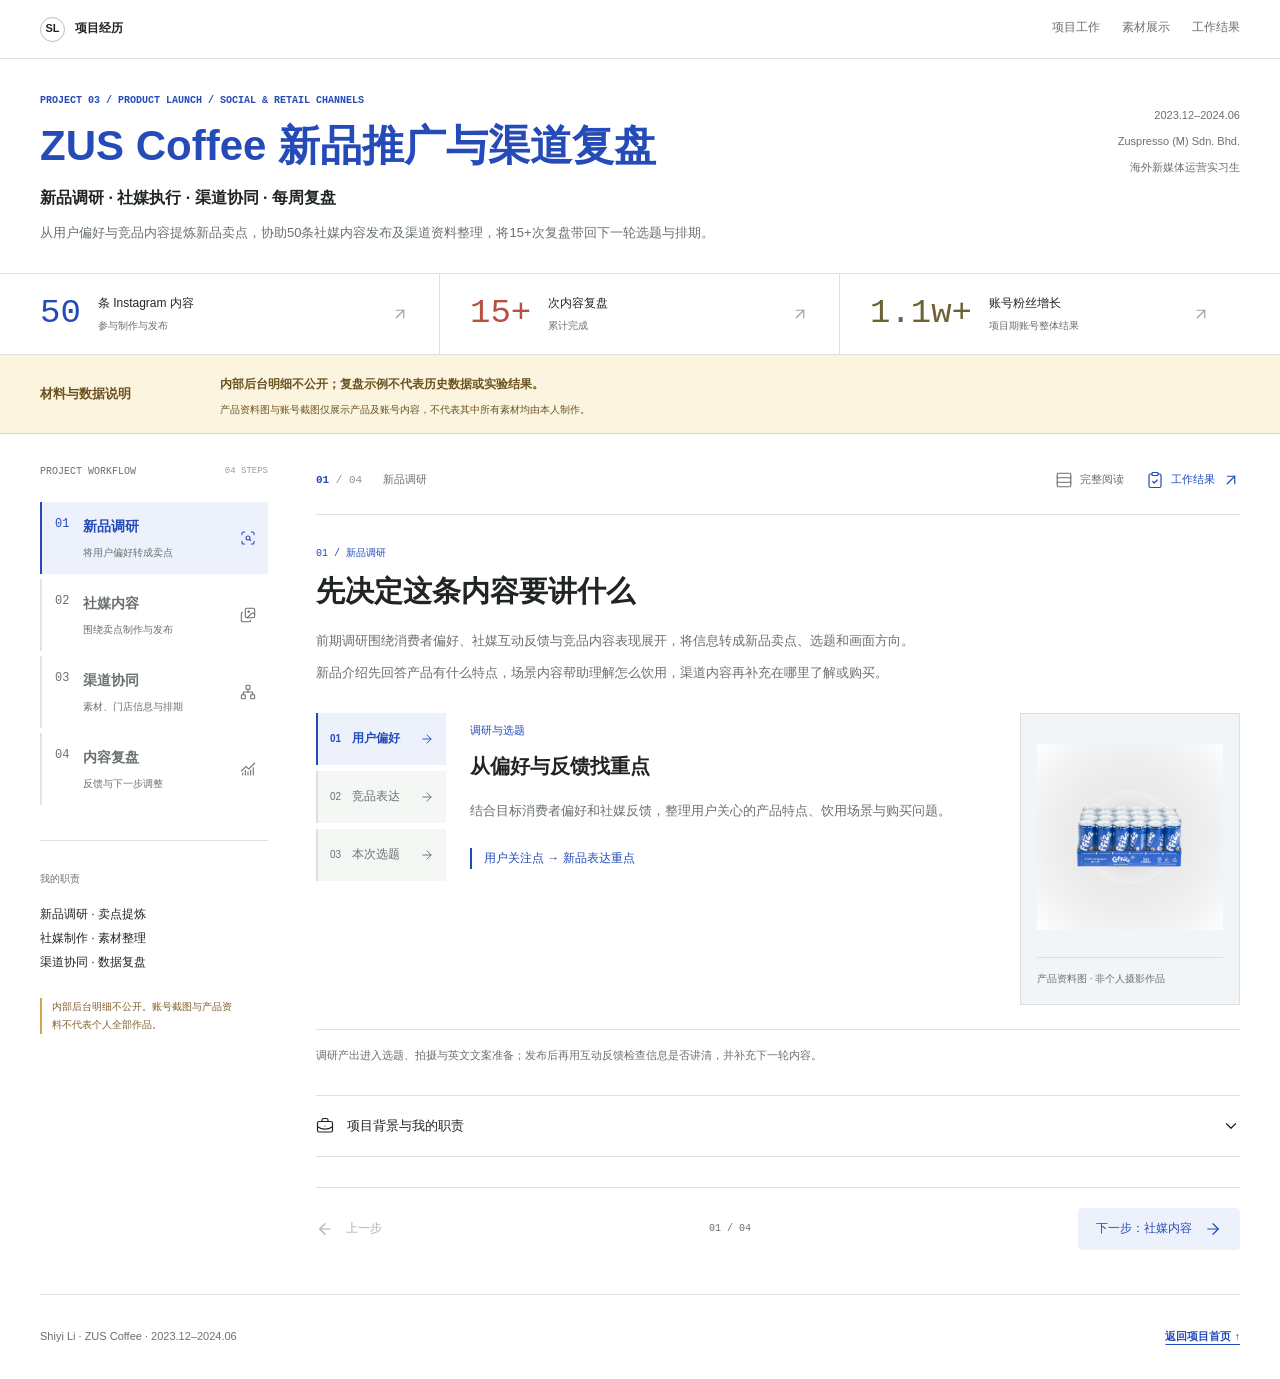
<file: docs/projects/zus-everywhere/case_study.html>
<!doctype html>
<html lang="zh-CN">
<head>
  <meta charset="UTF-8">
  <meta name="viewport" content="width=device-width, initial-scale=1">
  <meta name="description" content="ZUS Coffee新品推广与渠道复盘：从消费者偏好与竞品内容提炼卖点，协助50条Instagram制作发布，配合线上首发及FamilyMart门店传播，持续复盘与优化。">
  <title>ZUS Coffee 新品推广与渠道复盘 | 李世怡 · 白象食品运营管培生</title>
  <style>
    :root { --ink: #202a38; --blue: #1645c3; --pink: #ad3168; --teal: #08786a; --gold: #805e13; --yellow: #ffe083; --line: #d9e0e8; --muted: #596777; --soft: #f4f6f9; }
    * { box-sizing: border-box; }
    html { scroll-behavior: smooth; scroll-padding-top: 86px; }
    body { margin: 0; color: var(--ink); background: #fff; font: 16px/1.8 Inter, -apple-system, BlinkMacSystemFont, "Segoe UI", "PingFang SC", "Microsoft YaHei", sans-serif; letter-spacing: 0; }
    h1, h2, h3, h4, p, figure { margin: 0; }
    h1, h2, h3, h4 { line-height: 1.4; letter-spacing: 0; text-wrap: balance; }
    p { overflow-wrap: anywhere; }
    a { color: inherit; text-underline-offset: 4px; }
    img { display: block; max-width: 100%; height: auto; }
    button { font: inherit; cursor: pointer; touch-action: manipulation; }
    button, a { -webkit-tap-highlight-color: transparent; }
    [hidden] { display: none !important; }
    :focus-visible { outline: 3px solid var(--pink); outline-offset: 4px; }
    .wrap { width: min(1180px, calc(100% - 64px)); margin-inline: auto; }
    .skip-link { position: fixed; top: 10px; left: 10px; z-index: 100; padding: 8px 12px; background: #fff; transform: translateY(-160%); }
    .skip-link:focus { transform: none; }
    .nav { position: sticky; top: 0; z-index: 30; display: flex; align-items: center; justify-content: space-between; gap: 24px; min-height: 64px; padding: 0 max(32px, calc((100% - 1180px) / 2)); background: #fffffffa; border-bottom: 1px solid var(--line); }
    .brand { display: inline-flex; align-items: center; gap: 10px; color: var(--blue); text-decoration: none; font-size: 13px; font-weight: 750; white-space: nowrap; }
    .brand-mark { display: grid; place-items: center; width: 28px; height: 28px; border: 1px solid var(--blue); border-radius: 50%; font-size: 11px; }
    .nav-links { display: flex; gap: 22px; min-width: 0; overflow: auto; scrollbar-width: none; }
    .nav-links::-webkit-scrollbar { display: none; }
    .nav-links a { display: inline-flex; flex-shrink: 0; align-items: center; min-height: 44px; border-bottom: 2px solid transparent; color: var(--muted); text-decoration: none; font-size: 12px; }
    .nav-links a:hover, .nav-links a[aria-current="location"] { color: var(--blue); border-bottom-color: var(--blue); }
    .hero { position: relative; isolation: isolate; background: #d9e5ed; }
    .hero::before { content: ""; position: absolute; inset: 0; z-index: -1; background: linear-gradient(90deg, #f4f8fcfa 0%, #f4f8fcf5 36%, #f4f8fc75 60%, #f4f8fc00 80%), url("evidence/coffizz-launch.jpg") center 55% / cover no-repeat; }
    .hero-inner { padding-block: 55px 35px; }
    .eyebrow { margin-bottom: 20px; color: var(--blue); font-size: 11px; font-weight: 750; }
    h1 { color: var(--blue); font-size: 64px; line-height: 1.14; font-weight: 850; }
    h1 span { display: block; margin-top: 16px; color: var(--ink); font-size: 36px; line-height: 1.35; }
    .hero-copy { max-width: 570px; margin-top: 22px; color: #334558; font-size: 16px; line-height: 1.9; }
    .hero-meta { display: flex; flex-wrap: wrap; gap: 8px 20px; margin-top: 23px; font-size: 12px; color: #334558; }
    .hero-meta span { padding-left: 9px; border-left: 2px solid var(--blue); }
    .hero-source { max-width: 570px; margin-top: 28px; font-size: 10px; color: #3c4e5f; }
    .hero-source a { display: inline-flex; align-items: center; min-height: 32px; }
    .disclosure { background: var(--yellow); color: #362807; border-bottom: 1px solid #d9b759; }
    .disclosure-inner { display: grid; grid-template-columns: 205px 1fr; align-items: center; gap: 40px; padding-block: 21px; }
    .disclosure h2 { font-size: 18px; }
    .disclosure strong { font-size: 14px; }
    .disclosure p { font-size: 12px; margin-top: 5px; }
    .snapshot { border-bottom: 1px solid var(--line); }
    .metric-row { display: grid; grid-template-columns: repeat(3, minmax(0, 1fr)); }
    .metric { --accent: var(--blue); display: grid; grid-template-columns: auto 1fr; gap: 22px; align-items: center; padding: 28px; border-right: 1px solid var(--line); }
    .metric:first-child { padding-left: 0; }
    .metric:nth-child(2) { --accent: var(--teal); }
    .metric:last-child { --accent: var(--pink); border-right: 0; }
    .metric strong { color: var(--accent); font: 46px/1.2 "SFMono-Regular", Consolas, monospace; white-space: nowrap; }
    .metric b { display: block; font-size: 14px; }
    .metric small { display: block; font-size: 11px; color: var(--muted); margin-top: 4px; }
    .band { border-bottom: 1px solid var(--line); }
    .soft { background: var(--soft); }
    .section { padding-block: 74px; }
    .section-head { display: grid; grid-template-columns: .85fr 1.15fr; gap: 70px; margin-bottom: 34px; align-items: start; }
    .kicker { color: var(--blue); font-size: 11px; font-weight: 750; margin-bottom: 12px; }
    h2 { font-size: 36px; line-height: 1.35; }
    h3 { font-size: 22px; } h4 { font-size: 16px; }
    .lead { font-size: 15px; color: var(--muted); line-height: 1.95; padding-top: 3px; }
    .lead p + p { margin-top: 12px; }
    .roles { display: grid; grid-template-columns: repeat(3, minmax(0, 1fr)); gap: 30px; }
    .role { --accent: var(--blue); display: grid; grid-template-columns: 38px 1fr; gap: 18px; border-top: 3px solid var(--accent); padding-top: 24px; }
    .role:nth-child(2) { --accent: var(--pink); }
    .role:nth-child(3) { --accent: var(--teal); }
    .role > span { font: 28px/1.5 "SFMono-Regular", Consolas, monospace; color: var(--accent); }
    .role p { font-size: 13px; color: var(--muted); margin-top: 10px; }
    .research-grid { display: grid; grid-template-columns: repeat(3, minmax(0, 1fr)); gap: 30px; }
    .research-item { padding-top: 22px; border-top: 1px solid #b3bfcd; }
    .research-item > span { color: var(--blue); font: 12px/1.5 "SFMono-Regular", Consolas, monospace; }
    .research-item h3 { margin-top: 12px; }
    .research-item p { color: var(--muted); font-size: 14px; margin-top: 12px; }
    .research-item small { display: block; font-size: 11px; color: var(--gold); margin-top: 20px; }
    .research-note { padding-top: 24px; margin-top: 28px; border-top: 1px solid var(--line); font-size: 13px; color: var(--muted); }
    .workflow-heading { display: flex; justify-content: space-between; align-items: baseline; gap: 16px; flex-wrap: wrap; margin-bottom: 22px; }
    .workflow-heading h3 { font-size: 19px; }
    .example-label { font-size: 11px; color: var(--gold); font-weight: 650; }
    .workflow { display: grid; grid-template-columns: repeat(6, minmax(0, 1fr)); gap: 22px; list-style: none; margin: 0 0 38px; padding: 0; }
    .workflow li { --accent: var(--blue); position: relative; border-top: 3px solid var(--accent); padding-top: 20px; }
    .workflow li:nth-child(2), .workflow li:nth-child(5) { --accent: var(--pink); }
    .workflow li:nth-child(3), .workflow li:nth-child(6) { --accent: var(--teal); }
    .workflow li:not(:last-child)::after { content: "→"; position: absolute; right: -22px; top: -21px; color: var(--accent); font-size: 23px; background: #fff; padding-inline: 3px; }
    .workflow li > span { display: block; color: var(--accent); font: 29px/1.3 "SFMono-Regular", Consolas, monospace; margin-bottom: 12px; }
    .workflow h4 { font-size: 16px; }
    .workflow p { font-size: 12px; color: var(--muted); margin-top: 8px; }
    .tablist { display: flex; width: min(650px, 100%); padding: 4px; border: 1px solid #b7c4d4; background: #fff; border-radius: 6px; margin-bottom: 24px; }
    .tablist button { flex: 1; min-width: 0; min-height: 46px; padding: 8px 12px; border: 0; border-radius: 3px; color: var(--muted); background: transparent; font-size: 13px; }
    .tablist button[aria-selected="true"] { background: var(--blue); color: #fff; }
    .tablist button:hover:not([aria-selected="true"]) { background: var(--soft); color: var(--blue); }
    .panels { min-width: 0; }
    .panel { padding: 28px 0; border-block: 1px solid var(--line); min-width: 0; }
    .panel + .panel { margin-top: 24px; }
    .enhanced .panels { display: grid; }
    .enhanced .panel { grid-area: 1 / 1; margin: 0; }
    .enhanced .panel[aria-hidden="true"] { visibility: hidden; pointer-events: none; }
    .panel-heading { display: grid; grid-template-columns: 56px 1fr; align-items: center; gap: 20px; margin-bottom: 25px; }
    .panel-heading > span { color: var(--pink); font: 37px/1.2 "SFMono-Regular", Consolas, monospace; }
    .panel-heading small { display: block; font-size: 10px; color: var(--muted); margin-bottom: 7px; }
    .panel-heading h3 { font-size: 24px; }
    .panel-columns { display: grid; grid-template-columns: repeat(3, minmax(0, 1fr)); gap: 30px; }
    .panel-column { --accent: var(--blue); border-top: 3px solid var(--accent); padding-top: 17px; }
    .panel-column:nth-child(2) { --accent: var(--pink); }
    .panel-column:nth-child(3) { --accent: var(--teal); }
    .panel-column h4 { color: var(--accent); }
    .panel-column p { font-size: 14px; color: var(--muted); line-height: 1.9; margin-top: 11px; }
    .material-note { font-size: 11px; color: var(--muted); margin-top: 17px; }
    .evidence { display: grid; grid-template-columns: minmax(0, 1fr) minmax(0, 1fr); gap: 56px; align-items: start; margin-top: 50px; }
    .photo-link { display: block; cursor: zoom-in; border: 1px solid var(--line); background: #fff; }
    .photo-link:hover { outline: 3px solid var(--blue); outline-offset: -3px; }
    .feed img { width: 100%; aspect-ratio: 1206 / 2622; object-fit: contain; }
    figcaption { font-size: 11px; color: var(--muted); margin-top: 12px; }
    .evidence-copy { padding-top: 23px; border-top: 2px solid var(--ink); }
    .evidence-copy h3 { font-size: 27px; }
    .evidence-copy > p { margin-top: 16px; font-size: 14px; color: var(--muted); }
    .evidence-points { margin: 25px 0; }
    .evidence-points > div { padding-block: 16px; border-top: 1px solid var(--line); }
    .evidence-points dt { font-size: 14px; font-weight: 700; }
    .evidence-points dd { margin: 6px 0 0; font-size: 13px; color: var(--muted); }
    .image-note { padding: 16px 18px; margin-top: 20px; border-left: 3px solid #ae790b; background: var(--yellow); color: #362807; font-size: 12px; }
    .product-materials { display: grid; grid-template-columns: 1fr 1fr; gap: 18px; margin-top: 28px; }
    .product-materials img { width: 100%; aspect-ratio: 1; object-fit: contain; }
    .channel-steps { display: grid; grid-template-columns: repeat(3, minmax(0, 1fr)); gap: 30px; margin-bottom: 40px; }
    .channel-step { border-top: 3px solid var(--teal); padding-top: 22px; }
    .channel-step:nth-child(2) { border-color: var(--pink); }
    .channel-step:nth-child(3) { border-color: var(--blue); }
    .channel-step h3 { font-size: 21px; }
    .channel-step p { font-size: 13px; color: var(--muted); margin-top: 11px; }
    .review-intro { display: flex; justify-content: space-between; align-items: baseline; gap: 20px; flex-wrap: wrap; margin-bottom: 22px; }
    .review-intro h3 { font-size: 23px; }
    .review-note { padding: 15px 18px; background: #fff2c8; border-left: 3px solid #c79922; color: #604714; font-size: 12px; margin-bottom: 22px; }
    .results { background: #f1f7f4; }
    .result-list { list-style: none; margin: 0; padding: 0; border-top: 1px solid #b9d2c7; }
    .result-list li { display: grid; grid-template-columns: 55px .8fr 1.2fr; align-items: baseline; gap: 28px; padding-block: 26px; border-bottom: 1px solid #b9d2c7; }
    .result-list li > span { font: 22px/1.2 "SFMono-Regular", Consolas, monospace; color: var(--teal); }
    .result-list h3 { font-size: 22px; }
    .result-list p { font-size: 14px; color: var(--muted); }
    .scope-note { margin-top: 25px; font-size: 12px; color: #4b6258; }
    .scope-note strong { margin-right: 10px; color: #25654a; }
    .footer { padding-block: 22px; font-size: 11px; color: var(--muted); }
    .footer .wrap { display: flex; justify-content: space-between; gap: 20px; align-items: center; }
    .footer a { display: inline-flex; align-items: center; min-height: 44px; font-weight: 700; color: var(--blue); }
    @media (max-width: 1000px) {
      h1 { font-size: 55px; } h1 span { font-size: 32px; } h2 { font-size: 32px; }
      .hero-copy { max-width: 480px; }
      .metric { grid-template-columns: 1fr; gap: 9px; padding-inline: 22px; }
      .metric strong { font-size: 40px; }
      .section-head { gap: 36px; }
      .role { grid-template-columns: 30px 1fr; gap: 12px; } .role h3 { font-size: 20px; }
      .workflow { gap: 15px; } .workflow li:not(:last-child)::after { right: -19px; font-size: 20px; top: -19px; }
      .workflow h4 { font-size: 14px; }
      .evidence { gap: 30px; }
      .product-materials { gap: 12px; }
    }
    @media (max-width: 760px) {
      html { scroll-padding-top: 102px; }
      .wrap { width: calc(100% - 36px); }
      .nav { flex-direction: column; align-items: stretch; padding: 12px 18px 0; gap: 0; }
      .brand { font-size: 12px; } .brand-mark { width: 24px; height: 24px; }
      .nav-links { width: 100%; gap: 23px; } .nav-links a { font-size: 11px; }
      .hero::before { background-image: linear-gradient(90deg, #f4f8fcfa 0%, #f4f8fce8 48%, #f4f8fc85 100%), url("evidence/coffizz-launch.jpg"); background-position: center, 68% center; }
      .hero-inner { padding-block: 32px 22px; }
      h1 { font-size: 44px; } h1 span { margin-top: 14px; font-size: 27px; }
      .eyebrow { font-size: 10px; margin-bottom: 15px; }
      .hero-copy { font-size: 14px; margin-top: 17px; max-width: 390px; }
      .hero-meta { font-size: 10px; gap: 7px 14px; margin-top: 18px; }
      .hero-source { font-size: 10px; margin-top: 16px; }
      .disclosure-inner { grid-template-columns: 1fr; gap: 8px; padding-block: 18px; }
      .disclosure h2 { font-size: 18px; } .disclosure strong { font-size: 12px; } .disclosure p { font-size: 11px; }
      .metric, .metric:first-child { padding: 22px 12px; }
      .metric:first-child { padding-left: 0; } .metric:last-child { padding-right: 0; }
      .metric strong { font-size: 30px; } .metric b { font-size: 12px; } .metric small { font-size: 10px; }
      .section { padding-block: 50px; }
      .section-head { grid-template-columns: 1fr; gap: 18px; margin-bottom: 28px; }
      h2 { font-size: 29px; } .kicker { font-size: 10px; margin-bottom: 10px; } .lead { font-size: 14px; }
      .roles, .research-grid { grid-template-columns: 1fr; gap: 24px; }
      .role { padding-top: 18px; grid-template-columns: 35px 1fr; gap: 15px; }
      .role h3 { font-size: 21px; } .role p { margin-top: 7px; }
      .research-item { padding-top: 18px; } .research-item h3 { font-size: 21px; margin-top: 8px; }
      .research-item p { margin-top: 8px; font-size: 13px; } .research-item small { margin-top: 12px; }
      .research-note { font-size: 12px; padding-top: 20px; margin-top: 25px; }
      .workflow-heading h3 { font-size: 18px; } .example-label { font-size: 10px; }
      .workflow { grid-template-columns: 1fr; gap: 0; margin-bottom: 28px; }
      .workflow li { border-top: 0; border-left: 2px solid var(--accent); padding: 0 0 24px 54px; margin-left: 9px; }
      .workflow li:last-child { padding-bottom: 0; }
      .workflow li > span { position: absolute; top: 1px; left: 14px; font-size: 21px; }
      .workflow h4 { font-size: 17px; } .workflow p { margin-top: 6px; }
      .workflow li:not(:last-child)::after { content: "↓"; top: auto; bottom: 0; left: -10px; right: auto; font-size: 20px; padding: 0; }
      .tablist { width: 100%; margin-bottom: 20px; } .tablist button { font-size: 12px; padding-inline: 6px; }
      .panel { padding-block: 22px; }
      .panel-heading { grid-template-columns: 38px 1fr; gap: 15px; margin-bottom: 20px; }
      .panel-heading > span { font-size: 29px; } .panel-heading h3 { font-size: 21px; }
      .panel-columns { grid-template-columns: 1fr; gap: 23px; }
      .panel-column { padding-top: 15px; } .panel-column p { font-size: 13px; margin-top: 9px; }
      .material-note { font-size: 10px; }
      .evidence { grid-template-columns: 1fr; gap: 26px; margin-top: 35px; }
      .evidence-copy { padding-top: 19px; } .evidence-copy h3 { font-size: 25px; }
      .evidence-copy > p { font-size: 13px; }
      .product-materials { gap: 16px; }
      .channel-steps { grid-template-columns: 1fr; gap: 24px; margin-bottom: 30px; }
      .channel-step { padding-top: 18px; } .channel-step p { margin-top: 8px; }
      .review-intro { gap: 8px; } .review-intro h3 { font-size: 21px; }
      .review-note { font-size: 11px; padding: 14px 16px; }
      .result-list li { grid-template-columns: 32px 1fr; gap: 10px 16px; padding-block: 23px; }
      .result-list li > span { font-size: 19px; } .result-list h3 { font-size: 21px; }
      .result-list p { grid-column: 2; font-size: 13px; }
      .scope-note { font-size: 11px; } .scope-note strong { display: block; margin-bottom: 6px; }
      .footer .wrap { flex-direction: column; align-items: flex-start; gap: 6px; }
    }
    @media (max-width: 360px) { .metric strong { font-size: 26px; } .nav-links { gap: 17px; } }
    @media (prefers-reduced-motion: reduce) { html { scroll-behavior: auto; } }
  </style>
  <link rel="stylesheet" href="../ai-news-dashboard/case-study-workspace.css">
  <link rel="stylesheet" href="../project-workspace.css">
  <link rel="stylesheet" href="../market-workspace.css">
</head>
<body>
  <a class="skip-link" href="#overview">跳至项目内容</a>
  <nav class="nav" aria-label="页面导航">
    <a class="brand" href="../../" aria-label="返回作品集首页"><span class="brand-mark">SL</span><span>李世怡 · 白象食品运营管培生</span></a>
    <div class="nav-links"><a href="#overview">我的职责</a><a href="#research">内容调研</a><a href="#content">内容执行</a><a href="#review">渠道复盘</a><a href="#results">工作结果</a></div>
  </nav>
  <main>
    <header class="hero">
      <div class="wrap hero-inner">
        <p class="eyebrow">PROJECT 03 / PRODUCT LAUNCH · SOCIAL & RETAIL CHANNELS</p>
        <h1>ZUS Coffee 新品推广与渠道复盘</h1>
        <p class="hero-copy">从用户偏好与竞品内容提炼新品卖点，协助50条社媒内容发布及渠道资料整理，将15+次复盘带回下一轮选题与排期。</p>
        <div class="hero-meta"><span>2023.12–2024.06</span><span>Zuspresso (M) Sdn. Bhd.</span><span>海外新媒体运营实习生</span></div>
        <p class="hero-source">COFFIZZ 产品资料图 · 非个人摄影作品 · <a href="https://siakapkeli.my/articles/zus-coffee-perkenalkan-coffizz-kopi-berkarbonat-halal-dalam-tin-pertama-di-malaysia" target="_blank" rel="noopener noreferrer">原图片来源 ↗</a></p>
      </div>
    </header>
    <aside class="disclosure" aria-labelledby="disclosure-title">
      <div class="wrap disclosure-inner"><h2 id="disclosure-title">材料与数据说明</h2><div><strong>内部后台明细不公开；复盘示例不代表历史数据或实验结果。</strong><p>产品资料图与账号截图仅展示产品及账号内容，不代表其中所有素材均由本人制作。</p></div></div>
    </aside>
    <div class="snapshot" aria-label="工作量与账号结果">
      <div class="wrap metric-row">
        <div class="metric"><strong>50</strong><div><b>条 Instagram 内容</b><small>协助制作与发布的内容条数</small></div></div>
        <div class="metric"><strong>15+</strong><div><b>次内容复盘</b><small>每周监测、累计输出复盘</small></div></div>
        <div class="metric"><strong>1.1w+</strong><div><b>账号粉丝增长</b><small>项目期账号整体结果</small></div></div>
      </div>
    </div>

    <section class="band" id="overview"><div class="wrap section">
      <div class="section-head"><div><p class="kicker">01 / 项目背景与职责</p><h2>把新品卖点<br>接到上市传播</h2></div><div class="lead"><p>在 ZUS Coffee 担任海外新媒体运营实习生期间，我先结合消费者偏好、社媒反馈与竞品内容整理卖点，再参与Instagram选题、拍摄剪辑和英文表达，配合线上首发及FamilyMart渠道传播。</p><p>发布后每周监测表现，将互动中暴露的信息缺口和内容表现带回下一轮选题、素材及排期，完成调研—制作—传播—复盘的工作闭环。</p></div></div>
      <div class="roles">
        <article class="role"><span>01</span><div><h3>消费者洞察与卖点</h3><p>结合用户偏好、社媒反馈与竞品表达，把新品特点转成选题与传播重点。</p></div></article>
        <article class="role"><span>02</span><div><h3>制作与发布</h3><p>参与拍摄、剪辑、英文文案、hashtag 与素材整理，配合发布排期。</p></div></article>
        <article class="role"><span>03</span><div><h3>上市传播与复盘</h3><p>配合线上首发和FamilyMart信息准备，每周复盘并优化后续内容与发布节奏。</p></div></article>
      </div>
    </div></section>

    <section class="band soft" id="research"><div class="wrap section">
      <div class="section-head"><div><p class="kicker">02 / 新品调研与卖点</p><h2>把消费者偏好<br>转成内容重点</h2></div><div class="lead"><p>前期调研围绕消费者偏好、社媒互动反馈与竞品内容表现展开，将信息转成新品卖点、选题和画面方向。</p><p>新品介绍先回答产品有什么特点，场景内容帮助理解怎么饮用，渠道内容再补充在哪里了解或购买。</p></div></div>
      <div class="research-grid">
        <article class="research-item"><span>01 / 消费者</span><h3>从偏好与反馈找重点</h3><p>结合目标消费者偏好和社媒反馈，整理用户关心的产品特点、饮用场景与购买问题。</p><small>用户关注点 → 新品表达重点</small></article>
        <article class="research-item"><span>02 / 竞品</span><h3>观察新品内容怎么呈现</h3><p>参考竞品的新品介绍、场景画面和渠道说明，判断哪些表达适合目标用户与本次传播。</p><small>竞品内容观察 → 选题与形式参考</small></article>
        <article class="research-item"><span>03 / 卖点</span><h3>把信息转成制作任务</h3><p>结合产品资料与首发安排，梳理主要卖点、画面方向、英文文案和渠道信息，供内容制作使用。</p><small>调研与产品资料 → 选题、拍摄及英文表达</small></article>
      </div>
      <p class="research-note">调研产出进入选题、拍摄与英文文案准备；发布后再用互动反馈检查信息是否讲清，并补充下一轮内容。</p>
    </div></section>

    <section class="band" id="content"><div class="wrap section">
      <div class="section-head"><div><p class="kicker">03 / Instagram 内容执行</p><h2>卖点、场景与渠道<br>一起进入内容</h2></div><div class="lead"><p>协助完成50条Instagram内容发布，参与选题、拍摄、剪辑、英文文案、hashtag与素材整理。</p><p>让产品画面、英文表达与发布目的相互对应：新品介绍讲清卖点，生活场景增加理解，购买信息承接兴趣。</p></div></div>
      <div class="workflow-heading"><h3>内容工作流程</h3><span class="example-label">工作环节整理 · 非历史排期记录</span></div>
      <ol class="workflow" aria-label="内容工作流程">
        <li><span>01</span><h4>消费者与竞品调研</h4><p>整理偏好与互动反馈</p></li>
        <li><span>02</span><h4>选题与文案</h4><p>准备卖点和英文表达</p></li>
        <li><span>03</span><h4>拍摄与剪辑</h4><p>参与画面与视频制作</p></li>
        <li><span>04</span><h4>确认与排期</h4><p>配合核对素材与时间</p></li>
        <li><span>05</span><h4>内容发布</h4><p>整理文案、标签与素材</p></li>
        <li><span>06</span><h4>复盘回流</h4><p>优化下一条选题与节奏</p></li>
      </ol>
      <div class="tabbed" data-tab-group="content">
        <div class="tablist" role="tablist" aria-label="三类内容工作" hidden>
          <button id="content-tab-product" type="button" role="tab" aria-controls="content-product">新品介绍</button>
          <button id="content-tab-scene" type="button" role="tab" aria-controls="content-scene">生活场景</button>
          <button id="content-tab-channel" type="button" role="tab" aria-controls="content-channel">购买信息</button>
        </div>
        <div class="panels">
          <article class="panel" id="content-product"><div class="panel-heading"><span>01</span><div><small>新品介绍</small><h3>把产品信息说明白</h3></div></div><div class="panel-columns">
            <div class="panel-column"><h4>要传达什么</h4><p>新品是什么，有哪些值得关注的产品特点，以及本次发布需要说明的信息。</p></div>
            <div class="panel-column"><h4>参与的工作</h4><p>整理产品卖点，参与相关选题、拍摄剪辑与英文文案，配合素材准备。</p></div>
            <div class="panel-column"><h4>内容表达重点</h4><p>产品画面与文案相互对应，产品名称、信息和发布主题保持一致。</p></div>
          </div></article>
          <article class="panel" id="content-scene"><div class="panel-heading"><span>02</span><div><small>生活场景内容</small><h3>让画面贴近使用情境</h3></div></div><div class="panel-columns">
            <div class="panel-column"><h4>要传达什么</h4><p>产品可以出现在哪些日常情境中，让内容不只停留在包装和卖点介绍。</p></div>
            <div class="panel-column"><h4>参与的工作</h4><p>结合选题参与拍摄、剪辑与英文文案，整理不同版本和发布所需素材。</p></div>
            <div class="panel-column"><h4>内容表达重点</h4><p>让产品、场景和文字围绕同一个主题，避免画面与文案各说各的。</p></div>
          </div></article>
          <article class="panel" id="content-channel"><div class="panel-heading"><span>03</span><div><small>购买信息传播</small><h3>把购买信息补充清楚</h3></div></div><div class="panel-columns">
            <div class="panel-column"><h4>要传达什么</h4><p>新品的线上发布与线下渠道信息，让感兴趣的用户知道在哪里了解或购买。</p></div>
            <div class="panel-column"><h4>参与的工作</h4><p>配合线上首发及 FamilyMart 传播，协助整理宣传素材、门店信息与发布排期。</p></div>
            <div class="panel-column"><h4>内容表达重点</h4><p>核对产品名称、渠道说明与发布时间，避免信息遗漏或前后不一致。</p></div>
          </div></article>
        </div>
      </div>
      <p class="material-note">三类内容为工作说明的组织方式，不代表三组对照实验；未展示单条内容的后台数据或转化结论。</p>
      <div class="evidence">
        <figure class="feed"><a class="photo-link" href="../../works/covers/zus-everywhere.jpg" target="_blank" rel="noopener noreferrer" aria-label="查看 ZUS Everywhere 账号截图原图"><img src="../../works/covers/zus-everywhere.jpg" width="1206" height="2622" alt="ZUS Everywhere Instagram 账号截图，包含产品、场景及活动内容" loading="lazy"></a><figcaption>账号截图 · 保留原貌 · 不代表其中所有内容均由本人制作</figcaption></figure>
        <div class="evidence-copy">
          <p class="kicker">账号内容与产品资料</p><h3>画面、英文文案<br>和发布信息一起准备</h3>
          <p>账号截图呈现了产品、生活场景和活动等内容。我的参与范围以本页说明的选题、拍摄剪辑、英文文案及发布配合为准。</p>
          <dl class="evidence-points">
            <div><dt>画面与视频</dt><dd>参与拍摄和剪辑，围绕选题准备相应素材。</dd></div>
            <div><dt>英文文案与标签</dt><dd>参与英文 caption、hashtag 与产品信息整理。</dd></div>
            <div><dt>素材与发布时间</dt><dd>协助整理素材版本，配合发布排期与信息确认。</dd></div>
          </dl>
          <p class="image-note">材料说明：账号截图用于呈现整体内容风格；下方为产品资料图，并非个人摄影或设计作品。</p>
          <div class="product-materials">
            <figure><a class="photo-link" href="evidence/coffizz-product.png" target="_blank" rel="noopener noreferrer" aria-label="查看 COFFIZZ 产品资料原图"><img src="evidence/coffizz-product.png" width="1080" height="1080" alt="COFFIZZ 产品资料图" loading="lazy"></a><figcaption>COFFIZZ 产品资料图</figcaption></figure>
            <figure><a class="photo-link" href="evidence/coffizz-carton.png" target="_blank" rel="noopener noreferrer" aria-label="查看 COFFIZZ 包装资料原图"><img src="evidence/coffizz-carton.png" width="1080" height="1080" alt="COFFIZZ 外箱包装资料图" loading="lazy"></a><figcaption>COFFIZZ 包装资料图</figcaption></figure>
          </div>
        </div>
      </div>
    </div></section>

    <section class="band soft" id="review"><div class="wrap section">
      <div class="section-head"><div><p class="kicker">04 / 上市传播与内容复盘</p><h2>线上首发与门店信息<br>接上后续复盘</h2></div><div class="lead"><p>配合新品线上首发及FamilyMart线下渠道传播，协助整理宣传素材、门店信息与发布排期，核对产品、渠道说明和发布时间。</p><p>每周监测内容表现，累计输出15+次复盘。把购买信息疑问补回文案，将互动反馈带回后续选题、内容形式与发布节奏。</p></div></div>
      <div class="channel-steps">
        <article class="channel-step"><h3>发布前：统一上市信息</h3><p>整理首发素材、FamilyMart门店信息及排期，检查产品名称、渠道说明与时间是否一致。</p></article>
        <article class="channel-step"><h3>发布后：监测内容与反馈</h3><p>每周跟踪可获取的内容表现，整理消费者对卖点、场景和购买信息的互动反馈。</p></article>
        <article class="channel-step"><h3>复盘后：回到下一轮制作</h3><p>把信息缺口补回文案与素材，优化后续选题和发布节奏，再持续观察新的反馈。</p></article>
      </div>
      <div class="review-intro"><h3>复盘时，如何考虑下一步</h3><span class="example-label">复盘思路示意 · 非历史数据结论</span></div>
      <p class="review-note">以下是问题处理思路，不是历史用户原话、真实数据对比或已经验证的优化效果。数据有变化时，先核对内容、时间与其他影响因素，再讨论调整。</p>
      <div class="tabbed" data-tab-group="review">
        <div class="tablist" role="tablist" aria-label="复盘思路示例" hidden>
          <button id="review-tab-info" type="button" role="tab" aria-controls="review-info">购买地点询问</button>
          <button id="review-tab-response" type="button" role="tab" aria-controls="review-response">内容表现变化</button>
          <button id="review-tab-product" type="button" role="tab" aria-controls="review-product">产品问题反馈</button>
        </div>
        <div class="panels">
          <article class="panel" id="review-info"><div class="panel-heading"><span>01</span><div><small>示例情境</small><h3>评论里出现购买地点询问</h3></div></div><div class="panel-columns">
            <div class="panel-column"><h4>关注什么信息</h4><p>用户具体询问哪个产品、哪个地区或哪类购买渠道，不直接把询问当作成交。</p></div>
            <div class="panel-column"><h4>还需要核对什么</h4><p>检查原帖是否说明购买渠道，以及现有门店或购买入口信息是否仍然准确。</p></div>
            <div class="panel-column"><h4>可以怎样调整</h4><p>在信息确认后补充渠道说明，并在后续相关内容中更清楚地呈现购买信息。</p></div>
          </div></article>
          <article class="panel" id="review-response"><div class="panel-heading"><span>02</span><div><small>示例情境</small><h3>一条内容的表现发生变化</h3></div></div><div class="panel-columns">
            <div class="panel-column"><h4>关注什么信息</h4><p>在相同观察时长下，查看可获取的触达和互动表现，避免只看某一个数字。</p></div>
            <div class="panel-column"><h4>还需要核对什么</h4><p>核对主题、形式、发布时间，以及是否有活动或额外推广等影响。</p></div>
            <div class="panel-column"><h4>可以怎样调整</h4><p>提出下一条内容的具体尝试，如调整开头或信息顺序，发布后继续观察，不提前承诺效果。</p></div>
          </div></article>
          <article class="panel" id="review-product"><div class="panel-heading"><span>03</span><div><small>示例情境</small><h3>用户对产品信息有疑问</h3></div></div><div class="panel-columns">
            <div class="panel-column"><h4>关注什么信息</h4><p>区分用户是在询问产品信息，还是表达个人偏好，不从少量评论推断全部用户。</p></div>
            <div class="panel-column"><h4>还需要核对什么</h4><p>回看原内容是否解释清楚，再核对产品资料，确认哪些信息可以补充。</p></div>
            <div class="panel-column"><h4>可以怎样调整</h4><p>把已确认的信息补充到文案或后续选题中，涉及不确定的问题先与团队确认。</p></div>
          </div></article>
        </div>
      </div>
    </div></section>

    <section class="band results" id="results"><div class="wrap section">
      <div class="section-head"><div><p class="kicker">05 / 复盘结果</p><h2>内容支持新品传播<br>复盘驱动持续调整</h2></div><div class="lead"><p>从调研和卖点提炼到内容执行与渠道传播，协同完成新品传播工作；每周复盘把反馈带回制作。工作量与账号粉丝增长分别展示，增长为项目期账号整体结果。</p></div></div>
      <ol class="result-list">
        <li><span>01</span><h3>协助50条内容发布</h3><p>参与选题、拍摄、剪辑、英文文案、hashtag与素材整理，支持新品上市传播。</p></li>
        <li><span>02</span><h3>输出15+次内容复盘</h3><p>每周监测内容表现，将互动反馈带回选题、表达与发布节奏。</p></li>
        <li><span>03</span><h3>账号粉丝增长1.1w+</h3><p>协同带动项目期账号整体增长，不单独归因于某条内容。</p></li>
      </ol>
      <p class="scope-note"><strong>统计范围</strong>参与发布的内容条数、累计完成的复盘次数及项目期账号粉丝增长；原始后台明细不作公开展示。</p>
    </div></section>
  </main>
  <footer class="footer"><div class="wrap"><span>Shiyi Li · ZUS Coffee · 2023.12–2024.06</span><a href="../../">返回项目首页 ↑</a></div></footer>
  <script>
    // Shared grid sizing keeps all tab states stable; without JS every panel is readable.
    document.querySelectorAll('[data-tab-group]').forEach(group => {
      const tablist = group.querySelector('[role="tablist"]');
      const tabs = [...tablist.querySelectorAll('[role="tab"]')];
      const panels = [...group.querySelectorAll('.panel')];
      function selectTab(tab) {
        tabs.forEach(item => {
          const selected = item === tab;
          item.setAttribute('aria-selected', String(selected));
          item.tabIndex = selected ? 0 : -1;
        });
        panels.forEach(panel => {
          const selected = panel.id === tab.getAttribute('aria-controls');
          panel.setAttribute('aria-hidden', String(!selected));
          panel.inert = !selected;
        });
      }
      panels.forEach((panel, index) => {
        panel.setAttribute('role', 'tabpanel');
        panel.setAttribute('aria-labelledby', tabs[index].id);
      });
      group.classList.add('enhanced');
      tablist.hidden = false;
      selectTab(tabs[0]);
      tabs.forEach((tab, index) => {
        tab.addEventListener('click', () => selectTab(tab));
        tab.addEventListener('keydown', event => {
          let next;
          if (event.key === 'ArrowRight') next = (index + 1) % tabs.length;
          if (event.key === 'ArrowLeft') next = (index - 1 + tabs.length) % tabs.length;
          if (event.key === 'Home') next = 0;
          if (event.key === 'End') next = tabs.length - 1;
          if (next === undefined) return;
          event.preventDefault();
          selectTab(tabs[next]);
          tabs[next].focus();
        });
      });
    });
    if ('IntersectionObserver' in window) {
      const links = [...document.querySelectorAll('.nav-links a')];
      const observer = new IntersectionObserver(entries => {
        const visible = entries.filter(entry => entry.isIntersecting).sort((a, b) => a.boundingClientRect.top - b.boundingClientRect.top)[0];
        if (!visible) return;
        links.forEach(link => {
          if (link.hash === '#' + visible.target.id) link.setAttribute('aria-current', 'location');
          else link.removeAttribute('aria-current');
        });
      }, { rootMargin: '-110px 0px -55% 0px' });
      links.forEach(link => observer.observe(document.querySelector(link.hash)));
    }
  </script>
  <script src="../ai-news-dashboard/lucide.min.js"></script>
  <script src="../project-workspace.js" data-project="zus"></script>
</body>
</html>
</file>
<file: docs/projects/ai-news-dashboard/case-study-workspace.css>
:root { --ink: #202523; --muted: #69716e; --line: #dce1de; --soft: #f5f7f5; --blue: #126c62; --cyan: #126c62; --pink: #bd514d; }
.project-subtitle { margin-top: 10px; font-size: 20px; }
.hero h1 span { font-size: 36px; }
.need-tabs, .chart-tabs { display: flex; gap: 0; border-bottom: 1px solid var(--line); }
.need-tabs button, .chart-tabs button { border: 0; border-bottom: 2px solid transparent; background: none; padding: 12px 15px; color: var(--muted); font-size: 13px; }
.need-tabs [aria-selected="true"], .chart-tabs [aria-selected="true"] { border-bottom-color: var(--cyan); color: var(--cyan); font-weight: 700; }
.need-explorer { display: grid; grid-template-columns: minmax(0, 1fr) 230px; gap: 40px; }
.need-label { margin-top: 26px; font-size: 11px; color: var(--muted); }
.need-question { margin-top: 8px; font-size: 23px; }
.need-decisions { margin: 23px 0 0; }
.need-decisions > div { display: grid; grid-template-columns: 64px minmax(0, 1fr); gap: 18px; border-top: 1px solid var(--line); padding-block: 14px; font-size: 13px; }
.need-decisions dt { color: var(--muted); }
.need-decisions dd { margin: 0; }
.need-evidence { padding: 15px; background: #f0f3f0; border: 1px solid var(--line); }
.need-evidence img { height: 270px; object-fit: contain; }
.need-evidence figcaption { margin-top: 16px; border-top: 1px solid var(--line); padding-top: 12px; }
.need-evidence figcaption span { font-size: 10px; }
.need-evidence strong { font-size: 12px; margin-top: 4px; }
.need-source { margin-top: 24px; font-size: 11px; color: var(--muted); }
.interactive-case { background: #fff; }
.interactive-case svg.lucide { width: 18px; height: 18px; flex: 0 0 auto; }
.interactive-case .report, .interactive-case .hero-inner, .interactive-case .metric-strip { width: min(1280px, calc(100% - 80px)); }
.interactive-case .site-nav { min-height: 58px; padding: 0 max(40px, calc((100% - 1280px) / 2)); color: var(--ink); background: #fffffff5; border-bottom-color: var(--line); }
.interactive-case .brand-mark { border-color: #b6c0ba; width: 25px; height: 25px; }
.interactive-case .nav-brand { font-size: 12px; }
.interactive-case .nav-links a { color: var(--muted); min-height: 58px; gap: 5px; }
.interactive-case .nav-links a.active, .interactive-case .nav-links a:hover { color: var(--cyan); border-bottom-color: var(--cyan); }
.interactive-case .hero { min-height: 0; background: #fff; color: var(--ink); border-bottom: 1px solid var(--line); }
.interactive-case .hero::before { display: none; }
.interactive-case .hero-inner { position: relative; padding-block: 34px 28px; }
.interactive-case .eyebrow { margin-bottom: 13px; color: var(--cyan); font: 600 10px/1.5 "SFMono-Regular", Consolas, monospace; }
.interactive-case h1 { font-size: 42px; line-height: 1.2; font-weight: 760; }
.interactive-case h1 span { display: inline-block; margin-left: 14px; padding-left: 20px; border-left: 1px solid #acb9b1; font-size: 26px; font-weight: 500; vertical-align: middle; }
.interactive-case .project-subtitle { font-size: 16px; font-weight: 650; margin-top: 13px; }
.interactive-case .hero-copy { color: var(--muted); font-size: 13px; line-height: 1.8; margin-top: 8px; max-width: 730px; }
.interactive-case .hero-meta { position: absolute; right: 0; top: 47px; margin: 0; display: grid; gap: 6px; font-size: 11px; color: var(--muted); }
.interactive-case .hero-meta span { border: none; padding: 0; text-align: right; }
.interactive-case .metric-strip { grid-template-columns: repeat(3, minmax(0, 1fr)); }
.summary-stat { display: flex; align-items: center; gap: 20px; padding: 20px 30px; border-right: 1px solid var(--line); text-decoration: none; }
.summary-stat:first-child { padding-left: 0; }
.summary-stat:last-child { border: 0; }
.summary-stat > strong { font: 500 36px/1.2 "SFMono-Regular", Consolas, monospace; color: var(--cyan); white-space: nowrap; }
.summary-stat:nth-child(2) > strong { color: #b75145; }
.summary-stat:nth-child(3) > strong { color: #6e6137; }
.summary-stat > strong span { font-size: 21px; }
.summary-stat > strong small { font: 11px sans-serif; margin-right: 3px; }
.summary-stat > span { font-size: 12px; }
.summary-stat > span small { display: block; color: var(--muted); font-size: 10px; margin-top: 3px; }
.summary-stat > svg { margin-left: auto; color: #9aa49e; transition: transform .2s; }
.summary-stat:hover svg { transform: translate(2px, -2px); color: var(--ink); }
.workspace { display: grid; grid-template-columns: 228px minmax(0, 1fr); gap: 48px; padding-top: 30px; padding-bottom: 40px; scroll-margin-top: 78px; align-items: start; }
.workspace-rail { position: sticky; top: 83px; }
.rail-label { display: flex; align-items: center; justify-content: space-between; margin-bottom: 23px; font: 10px/1.5 "SFMono-Regular", Consolas, monospace; color: var(--muted); }
.rail-label span { color: #97a099; font-size: 9px; }
.workflow-tabs { display: grid; gap: 5px; }
.workflow-tabs button { position: relative; display: flex; align-items: center; gap: 14px; min-height: 72px; padding: 12px 12px 12px 13px; text-align: left; border: 0; border-left: 2px solid #e2e7e3; background: #fff; color: var(--muted); }
.workflow-tabs button[aria-selected="true"] { border-left-color: var(--cyan); background: #edf4ef; color: #174d3f; }
.workflow-tabs button:hover { background: #f4f7f4; }
.step-number { font: 12px/1.4 "SFMono-Regular", Consolas, monospace; align-self: flex-start; padding-top: 2px; }
.step-text { min-width: 0; }
.step-text strong { display: block; font-size: 14px; font-weight: 650; }
.step-text small { display: block; margin-top: 4px; font-size: 10px; font-weight: 400; color: var(--muted); }
.workflow-tabs button > svg { margin-left: auto; width: 16px !important; height: 16px !important; }
.rail-ownership { margin-top: 35px; padding-top: 22px; border-top: 1px solid var(--line); }
.rail-ownership > span { font-size: 10px; color: var(--muted); }
.rail-ownership p { margin-top: 10px; font-size: 12px; line-height: 2; }
.rail-note { color: #80602f; border-left: 2px solid #d1a550; padding-left: 10px; margin-top: 24px; font-size: 10px; max-width: 195px; }
.workspace-body { min-width: 0; }
.workspace-toolbar { display: flex; align-items: center; justify-content: space-between; gap: 12px; min-height: 34px; margin-bottom: 26px; padding-bottom: 18px; border-bottom: 1px solid var(--line); }
.workspace-breadcrumb { color: #89938c; font: 11px/1.5 "SFMono-Regular", Consolas, monospace; }
.workspace-breadcrumb b { color: var(--cyan); font-weight: 700; }
.workspace-breadcrumb > span { font: 11px sans-serif; color: var(--muted); margin-left: 14px; }
.workspace-actions { display: flex; align-items: center; gap: 22px; }
.workspace-actions a, .workspace-actions button { display: flex; align-items: center; gap: 7px; min-height: 32px; padding: 0; border: 0; background: transparent; color: var(--muted); text-decoration: none; font-size: 11px; }
.workspace-actions .tool-link { color: var(--cyan); }
.workspace-actions a:hover, .workspace-actions button:hover { color: var(--ink); }
.workflow-panel { min-width: 0; scroll-margin-top: 80px; }
.workflow-panel:focus { outline: none; }
.workflow-panel:focus-visible { outline: 2px solid var(--cyan); outline-offset: 9px; }
.workflow-panel:not([hidden]) { animation: reveal-panel .22s ease-out; }
.workflow-panel .section { width: 100%; padding: 0; margin: 0; scroll-margin-top: 85px; }
.workflow-panel .section-head { grid-template-columns: 1fr; gap: 14px; margin-bottom: 28px; }
.workflow-panel .kicker { font: 10px/1.5 "SFMono-Regular", Consolas, monospace; margin-bottom: 9px; color: var(--cyan); }
.workflow-panel h2 { font-size: 29px; line-height: 1.4; font-weight: 700; }
.workflow-panel .section-lead { max-width: 760px; font-size: 13px; line-height: 1.85; }
.workflow-footer { display: flex; justify-content: space-between; align-items: center; gap: 12px; border-top: 1px solid var(--line); margin-top: 30px; padding-block: 20px 4px; }
.workflow-footer button { display: inline-flex; align-items: center; justify-content: center; gap: 12px; border: 0; min-height: 42px; padding: 9px 0; background: #fff; color: var(--cyan); font-size: 12px; }
.workflow-footer button:disabled { color: #aab2ad; cursor: default; }
.workflow-footer .step-next { background: #eaf2ec; padding-inline: 18px; border-radius: 4px; }
.workflow-footer .step-next:hover { background: #dceade; }
.step-position { font: 10px "SFMono-Regular", Consolas, monospace; color: var(--muted); }
.is-full-read .workflow-panel + .workflow-panel { border-top: 1px solid var(--line); margin-top: 45px; padding-top: 40px; }
.is-full-read .workflow-footer { display: none; }
.campaign-flow { padding-block: 20px; border-block: 1px solid var(--line); margin-bottom: 26px; }
.campaign-flow-label { display: flex; justify-content: space-between; gap: 12px; font-size: 11px; }
.campaign-flow-label span + span { color: var(--muted); font-size: 10px; }
.campaign-flow ol { display: grid; grid-template-columns: repeat(4, minmax(0, 1fr)); padding: 0; margin: 30px 0; list-style: none; }
.campaign-flow li { position: relative; min-width: 0; border-top: 1px solid #b7cbbd; padding: 20px 18px 0 0; }
.campaign-flow li > svg { display: block; color: var(--cyan); margin-bottom: 18px; }
.campaign-flow li > span { position: absolute; top: -10px; left: 0; padding-right: 8px; background: #fff; color: #5c7866; font: 10px "SFMono-Regular", Consolas, monospace; }
.campaign-flow li h3 { font-size: 16px; }
.campaign-flow li p { font-size: 11px; color: var(--muted); margin-top: 8px; }
.evidence-jump { display: inline-flex; align-items: center; gap: 16px; font-size: 12px; color: var(--cyan); text-decoration: none; }
.workflow-panel .campaign-brief { border: 0; padding: 0; }
.workflow-panel .campaign-brief h3 { font-size: 18px; margin-block: 6px 15px; }
.workflow-panel .campaign-note, .workflow-panel .case-takeaway { font-size: 12px; padding: 15px 0 15px 15px; border: 0; border-left: 2px solid var(--cyan); margin-block: 26px 0; }
.workflow-panel .campaign-note strong { display: block; margin-bottom: 6px; font-size: 11px; color: var(--cyan); }
.workflow-panel .materials-credit { margin: -7px 0 22px; font-size: 12px; color: #151a17; font-weight: 600; }
.creative-viewer { display: grid; grid-template-columns: 290px minmax(0, 1fr); gap: 38px; align-items: stretch; border-block: 1px solid var(--line); padding-block: 22px; }
.creative-image { position: relative; display: grid; place-items: center; min-width: 0; padding: 15px; background: #f1f3ef; height: 332px; }
.creative-image > img { width: 100%; height: 302px; object-fit: contain; }
.creative-zoom { display: grid; place-items: center; position: absolute; right: 8px; bottom: 8px; width: 36px; height: 36px; border: 1px solid #d9ded8; background: #ffffffee; border-radius: 4px; color: var(--ink); }
.creative-zoom:hover { background: #dcebdd; }
.creative-index { color: var(--cyan); font: 11px "SFMono-Regular", Consolas, monospace; margin-top: 7px; }
.creative-annotation h3 { font-size: 23px; margin-top: 12px; }
.creative-annotation dl, #channel-detail dl { margin: 20px 0 0; }
.creative-annotation dl > div, #channel-detail dl > div { padding-block: 11px; border-top: 1px solid var(--line); display: grid; grid-template-columns: 65px minmax(0, 1fr); gap: 14px; font-size: 12px; }
.creative-annotation dt, #channel-detail dt { color: var(--muted); }
.creative-annotation dd, #channel-detail dd { margin: 0; }
.creative-credit { margin-top: 13px; color: var(--muted); font-size: 10px; }
.workflow-panel .material-group { margin-top: 24px; }
.workflow-panel .material-group + .material-group { padding-top: 0; border: 0; margin-top: 24px; }
.workflow-panel .material-group-head { margin-bottom: 12px; }
.workflow-panel .material-group-head h4 { font-size: 12px; font-weight: 600; }
.workflow-panel .material-group-head > span { font-size: 10px; }
.workflow-panel .journey-material-grid { grid-template-columns: repeat(4, minmax(0, 1fr)); gap: 15px; }
.workflow-panel .campaign-material-visual { max-width: none; height: 96px; padding: 8px; border: 1px solid var(--line); background: #f7f8f5; transition: border-color .18s, background .18s; }
.workflow-panel .campaign-material-visual a { cursor: pointer; }
.workflow-panel .campaign-material-visual a:hover { outline: none; }
.workflow-panel .campaign-material-visual:has(a:focus-visible) { outline: 2px solid var(--cyan); }
.workflow-panel .campaign-material.is-selected .campaign-material-visual { border: 2px solid var(--cyan); padding: 7px; background: #eaf1e8; }
.workflow-panel .campaign-material figcaption { display: block; border: 0; margin-top: 7px; padding: 0; }
.workflow-panel .campaign-material figcaption b, .workflow-panel .campaign-material figcaption span { display: none; }
.workflow-panel .campaign-material figcaption strong { font-size: 11px; font-weight: 500; text-align: center; }
.workflow-panel .campaign-material.is-selected figcaption strong { color: var(--cyan); font-weight: 700; }
.evidence-drawer { margin-top: 30px; border-block: 1px solid var(--line); }
.evidence-drawer > summary { display: flex; align-items: center; gap: 13px; padding: 18px 0; font-size: 13px; cursor: pointer; list-style: none; }
.evidence-drawer > summary::-webkit-details-marker { display: none; }
.evidence-drawer > summary > span { flex: 1; }
.evidence-drawer > summary small { margin-left: 14px; font-size: 10px; color: #80602f; }
.evidence-drawer > summary > svg:last-child { transition: transform .2s; }
.evidence-drawer[open] > summary > svg:last-child { transform: rotate(180deg); }
.evidence-drawer > .section { padding-block: 12px 25px; }
.evidence-drawer h2 { font-size: 23px; }
.workflow-panel .channel-map { grid-template-columns: 170px minmax(0, 1fr); gap: 32px; padding-block: 0 24px; align-items: stretch; border-bottom: 1px solid var(--line); }
.channel-select { display: grid; align-content: start; gap: 6px; }
.channel-select button { display: flex; gap: 12px; align-items: center; min-height: 52px; padding: 12px; border: 0; border-left: 2px solid var(--line); color: var(--muted); font-size: 13px; background: var(--soft); text-align: left; }
.channel-select button > span { font-size: 10px; }
.channel-select button > svg { margin-left: auto; width: 14px !important; }
.channel-select [aria-selected="true"] { background: #eaf2ec; border-color: var(--cyan); color: var(--cyan); }
.channel-content-label { display: block; font-size: 11px; color: var(--cyan); margin-top: 8px; }
#channel-detail { min-height: 230px; }
#channel-detail h3 { font-size: 23px; margin-top: 10px; }
.workflow-panel .subsection-heading { margin-top: 26px; margin-bottom: 20px; }
.workflow-panel .subsection-heading h3 { font-size: 18px; }
.workflow-panel .creator-route { gap: 24px; }
.workflow-panel .creator-route h4 { font-size: 14px; }
.workflow-panel .creator-route p { font-size: 12px; }
.workflow-panel .project-outcomes { gap: 18px; padding-block: 22px; }
.workflow-panel .outcome-value { font-size: 43px; }
.workflow-panel .outcome-value span { font-size: 25px; }
.workflow-panel .outcome-value small { font-size: 11px; }
.workflow-panel .project-outcomes h3 { font-size: 12px; margin-top: 8px; }
.workflow-panel .project-outcomes p { font-size: 11px; margin-top: 6px; }
.workflow-panel #results .back-link { display: none; }
.workflow-panel .outcome-context { margin-top: 15px; font-size: 11px; }
.workflow-panel .outcome-disclosure { padding: 12px 15px; font-size: 10px; margin-top: 18px; background: #fcf4e3; border-left: 2px solid #c1a44a; color: #735b28; }
.workflow-panel .outcome-disclosure strong { display: inline; margin-right: 10px; }
.workflow-panel #research { margin-top: 30px; }
.chart-tabs { margin-top: 18px; }
.chart-tabs button { display: flex; gap: 18px; align-items: center; font-size: 12px; }
.chart-tabs button strong { font: 600 13px "SFMono-Regular", Consolas, monospace; }
.workflow-panel .result-charts { grid-template-columns: minmax(0, 1fr); margin-top: 20px; }
.workflow-panel .result-chart { border-top: 0; padding-top: 0; }
.workflow-panel .result-chart figcaption { display: flex; flex-wrap: wrap; align-items: baseline; gap: 8px 18px; }
.workflow-panel .result-chart figcaption p { margin: 0; }
.workflow-panel .comparison-plot { height: 170px; max-width: 660px; }
.workflow-panel .chart-source { font-size: 10px; }
.workflow-panel .feedback-rows > div { grid-template-columns: minmax(0, 1fr) minmax(0, 1.5fr) 48px; gap: 20px; }
.workflow-panel .feedback-rows span { font-size: 12px; }
.workflow-panel .feedback-rows p { font-size: 12px; }
.review-loop { display: flex; gap: 18px; align-items: center; padding: 18px 0; border-top: 1px solid var(--line); text-decoration: none; color: var(--cyan); margin-top: 25px; }
.review-loop strong { font-size: 13px; }
.review-loop small { display: block; font-size: 11px; color: var(--muted); margin-top: 5px; }
.review-loop > svg:last-child { margin-left: auto; }
.workflow-panel .dashboard-shot { border-color: var(--line); border-radius: 4px; }
.workflow-panel .dashboard-shot img { max-height: 330px; }
.workflow-panel .demo-footer > span { color: var(--muted); }
.workflow-panel .primary-link { color: var(--cyan); border-color: #b6cfc0; }
.tool-drawer { border-top: 0; margin-top: 34px; }
.tool-drawer:first-child { margin-top: 0; }
.tool-drawer + #results { margin-top: 32px; }
.tool-drawer > summary { border-left: 4px solid var(--cyan); background: #e8f2ed; padding: 22px 24px; font-size: 20px; font-weight: 750; color: #173d31; }
.tool-drawer > summary > svg:first-child { width: 26px; height: 26px; color: var(--cyan); }
.tool-drawer > summary small { display: block; margin: 5px 0 0; font-size: 12px; font-weight: 650; color: #805522; }
.tool-drawer > #sop { padding-top: 20px; }
.tool-drawer #sop .section-head { margin-bottom: 16px; }
.tool-drawer #sop .section-head > div { display: none; }
.tool-drawer .demo-footer { margin: 0 0 20px; }
.tool-drawer .demo-footer > span { font-size: 12px; font-weight: 600; color: #805522; }
.tool-drawer .primary-link { min-height: 48px; padding: 11px 22px; border-color: #126c62; background: #126c62; color: #fff; font-size: 14px; font-weight: 650; }
.tool-drawer .primary-link:hover { background: #0e5149; border-color: #0e5149; color: #fff; }
.interactive-case .footer { padding-block: 22px; border-top: 1px solid var(--line); }
@keyframes reveal-panel { from { opacity: .6; transform: translateY(5px); } to { opacity: 1; transform: none; } }
@media (max-width: 1150px) {
  .interactive-case .hero-meta { position: static; display: flex; margin-top: 15px; gap: 12px 20px; }
  .interactive-case .hero-meta span { text-align: left; }
  .workspace { grid-template-columns: 195px minmax(0, 1fr); gap: 28px; }
  .summary-stat { gap: 14px; padding-inline: 20px; }
  .summary-stat > strong { font-size: 29px; }
  .summary-stat > span { font-size: 11px; }
  .summary-stat > svg { display: none; }
  .step-text strong { font-size: 13px; }
  .workflow-tabs button { gap: 10px; padding-left: 10px; }
  .need-explorer { grid-template-columns: minmax(0, 1fr) 195px; gap: 24px; }
  .need-evidence img { height: 240px; }
  .creative-viewer { grid-template-columns: 230px minmax(0, 1fr); gap: 25px; }
  .creative-image { height: 310px; }
  .creative-image > img { height: 280px; }
  .creative-annotation h3 { font-size: 20px; }
  .need-question { font-size: 20px; }
}
@media (max-width: 900px) {
  .interactive-case .report, .interactive-case .hero-inner, .interactive-case .metric-strip { width: calc(100% - 40px); }
  .interactive-case .site-nav { padding-inline: 20px; }
  .workspace { grid-template-columns: minmax(0, 1fr); gap: 24px; padding-top: 20px; scroll-margin-top: 77px; }
  .workspace-rail { position: sticky; top: 58px; background: #fff; z-index: 20; padding-top: 10px; border-bottom: 1px solid var(--line); }
  .rail-label, .rail-ownership, .rail-note { display: none; }
  .workflow-tabs { display: flex; gap: 0; overflow-x: auto; scrollbar-width: thin; scrollbar-color: #d7e0d7 transparent; }
  .workflow-tabs button { min-height: 59px; flex: 1 0 130px; border-left: 0; border-bottom: 2px solid var(--line); gap: 10px; padding: 10px 12px; }
  .workflow-tabs button[aria-selected="true"] { border-bottom-color: var(--cyan); }
  .step-text small { font-size: 9px; }
  .workflow-tabs button > svg { display: none; }
  .step-number { font-size: 10px; }
  .workflow-panel .section, .workflow-panel { scroll-margin-top: 150px; }
  .workspace-toolbar { margin-bottom: 22px; }
  .need-explorer { grid-template-columns: minmax(0, 1fr) 230px; gap: 30px; }
  .creative-viewer { grid-template-columns: 260px minmax(0, 1fr); }
}
@media (max-width: 600px) {
  .interactive-case .site-nav { flex-direction: row; gap: 15px; min-height: 53px; padding-block: 0; }
  .interactive-case .nav-links { width: auto; gap: 15px; }
  .interactive-case .nav-links a { min-height: 53px; font-size: 10px; }
  .interactive-case .nav-links a:first-child, .interactive-case .nav-links a:last-child { display: none; }
  .interactive-case .hero-inner { padding-block: 25px 22px; }
  .interactive-case h1 { font-size: 31px; }
  .interactive-case h1 span { font-size: 19px; padding-left: 12px; margin-left: 8px; }
  .interactive-case .project-subtitle { font-size: 14px; margin-top: 12px; }
  .interactive-case .hero-copy { font-size: 12px; line-height: 1.85; }
  .interactive-case .hero-meta { display: flex; font-size: 10px; gap: 5px 14px; }
  .interactive-case .hero-meta span:first-child { flex-basis: 100%; }
  .summary-stat { display: block; padding: 17px 11px; }
  .summary-stat > strong { display: block; font-size: 27px; min-height: 38px; }
  .summary-stat > strong span { font-size: 17px; }
  .summary-stat > strong small { font-size: 9px; }
  .summary-stat > span { font-size: 10px; line-height: 1.6; display: block; }
  .summary-stat > span small { font-size: 9px; min-height: 30px; }
  .summary-stat:last-child { padding-right: 0; }
  .workspace { gap: 20px; padding-top: 8px; scroll-margin-top: 66px; }
  .workspace-rail { top: 53px; }
  .workflow-tabs button { flex-basis: 128px; padding: 10px; }
  .workspace-breadcrumb > span { display: none; }
  .workspace-actions { gap: 17px; }
  .workspace-actions a, .workspace-actions button { font-size: 10px; gap: 5px; }
  .workspace-actions svg.lucide { width: 15px; height: 15px; }
  .workspace-actions .tool-link > svg:last-child { display: none; }
  .workflow-panel h2 { font-size: 23px; }
  .workflow-panel .section-head { gap: 10px; margin-bottom: 22px; }
  .workflow-panel .section-lead { font-size: 12px; }
  .need-explorer { grid-template-columns: minmax(0, 1fr); gap: 24px; }
  .need-tabs button { flex: 1; font-size: 12px; padding: 10px 8px; }
  .need-label { margin-top: 19px; font-size: 10px; }
  .need-question { font-size: 19px; }
  .need-decisions { margin-top: 17px; }
  .need-decisions > div { font-size: 12px; gap: 14px; padding-block: 12px; }
  .need-evidence { display: grid; grid-template-columns: 132px minmax(0, 1fr); gap: 20px; align-items: center; }
  .need-evidence img { height: 174px; }
  .need-evidence figcaption { border: 0; margin: 0; padding: 0; }
  .need-source { font-size: 10px; margin-top: 18px; }
  .workflow-footer { gap: 8px; }
  .workflow-footer button { font-size: 11px; gap: 7px; }
  .workflow-footer .step-next { padding-inline: 10px; }
  .workflow-footer .step-position { display: none; }
  .campaign-flow-label { flex-direction: column; gap: 4px; }
  .campaign-flow ol { grid-template-columns: repeat(2, minmax(0, 1fr)); gap: 30px 20px; }
  .campaign-flow li h3 { font-size: 15px; }
  .campaign-flow li > svg { margin-bottom: 10px; }
  .workflow-panel .campaign-brief h3 { font-size: 17px; }
  .workflow-panel .campaign-brief dl > div { font-size: 12px; grid-template-columns: 60px minmax(0, 1fr); gap: 12px; }
  .workflow-panel .campaign-brief dt, .workflow-panel .campaign-brief dd { font-size: 12px; }
  .creative-viewer { grid-template-columns: minmax(0, 1fr); gap: 22px; padding-block: 18px; }
  .creative-image { height: 274px; }
  .creative-image > img { height: 244px; }
  .creative-annotation h3 { font-size: 21px; margin-top: 8px; }
  .creative-annotation dl { margin-top: 14px; }
  .creative-annotation dl > div { font-size: 12px; }
  .creative-credit { margin-top: 10px; }
  .workflow-panel .journey-material-grid { gap: 8px; }
  .workflow-panel .campaign-material-visual { height: 80px; padding: 5px; }
  .workflow-panel .campaign-material.is-selected .campaign-material-visual { padding: 4px; }
  .workflow-panel .campaign-material figcaption strong { font-size: 10px; }
  .evidence-drawer > summary { font-size: 12px; }
  .evidence-drawer > summary small { display: block; margin: 4px 0 0; font-size: 9px; }
  .tool-drawer > summary { padding: 18px 15px; font-size: 18px; gap: 12px; }
  .tool-drawer > summary small { font-size: 11px; margin-top: 5px; }
  .tool-drawer .demo-footer { align-items: stretch; gap: 12px; }
  .tool-drawer .demo-footer > span { font-size: 11px; }
  .tool-drawer .primary-link { width: 100%; justify-content: center; }
  .workflow-panel .channel-map { grid-template-columns: minmax(0, 1fr); gap: 18px; }
  .channel-select { display: flex; gap: 5px; }
  .channel-select button { flex: 1; justify-content: center; min-width: 0; font-size: 12px; min-height: 43px; padding: 10px 6px; border-left: 0; border-bottom: 2px solid var(--line); }
  .channel-select button > span, .channel-select button > svg { display: none; }
  #channel-detail { min-height: 225px; }
  #channel-detail h3 { font-size: 21px; }
  .workflow-panel .creator-route { grid-template-columns: minmax(0, 1fr); gap: 0; }
  .workflow-panel .creator-route li { padding-block: 14px; }
  .workflow-panel .creator-route p { margin-top: 6px; }
  .workflow-panel .project-outcomes { grid-template-columns: minmax(0, 1fr); padding: 0; gap: 0; }
  .workflow-panel .project-outcomes > div { grid-template-columns: 115px minmax(0, 1fr); gap: 5px 15px; padding-block: 18px; }
  .workflow-panel .outcome-value { font-size: 34px; }
  .workflow-panel .outcome-value span { font-size: 21px; }
  .workflow-panel .project-outcomes h3 { margin-top: 0; }
  .workflow-panel .subsection-heading h3 { font-size: 17px; }
  .chart-tabs button { justify-content: flex-start; flex-direction: column; align-items: flex-start; gap: 5px; flex: 1; font-size: 11px; padding: 12px 9px; }
  .workflow-panel .comparison-plot { height: 160px; }
  .workflow-panel .feedback-rows > div { grid-template-columns: minmax(0, 1fr) 45px; gap: 6px 12px; }
  .workflow-panel .feedback-rows span, .workflow-panel .feedback-rows p { font-size: 11px; }
  .workflow-panel .feedback-rows strong { font-size: 10px; }
}
@media (max-width: 360px) {
  .interactive-case h1 { font-size: 27px; }
  .interactive-case h1 span { font-size: 17px; }
  .summary-stat > strong { font-size: 23px; }
  .summary-stat { padding-inline: 8px; }
  .need-evidence { grid-template-columns: 110px minmax(0, 1fr); gap: 15px; }
  .need-evidence img { height: 155px; }
  .creative-annotation dl > div { gap: 10px; }
}
@media (prefers-reduced-motion: reduce) {
  .workflow-panel:not([hidden]) { animation: none; }
  .interactive-case * { transition: none !important; scroll-behavior: auto !important; }
}
@media print {
  .interactive-case .site-nav, .workspace-rail, .workspace-toolbar, .workflow-footer, .creative-zoom { display: none; }
  .interactive-case .workspace { display: block; width: 100%; }
  .workflow-panel[hidden], .result-chart[hidden] { display: block !important; }
  .workflow-panel { margin-top: 24px; break-before: auto; }
  .need-explorer, .creative-viewer { break-inside: avoid; }
}
</file>
<file: docs/projects/project-workspace.css>
.companion-case .report { margin-inline: auto; }
.companion-case .wrap { width: min(1280px, calc(100% - 80px)); }
.companion-case .hero-inner { display: block; }
.companion-case .hero { display: block; }
.companion-case .nav-brand { color: var(--ink); }
.companion-case .nav-brand .brand-mark { border-color: #b6c0ba; color: var(--ink); }
.companion-case .hero h1 { max-width: 780px; }
.companion-case .hero-meta { position: absolute; }
.companion-case .hero-meta span { border: 0; }
.project-zus { --cyan: #244bb8; --blue: #244bb8; --teal: #137764; }
.project-zus .eyebrow, .project-zus h1 { color: #244bb8; }
.project-zus .workflow-tabs button[aria-selected="true"], .project-zus .workflow-footer .step-next { background: #edf1fc; color: #244bb8; }
.project-zus .workflow-tabs button:hover, .project-zus .workflow-footer .step-next:hover { background: #e4eafa; }
.project-education h1 { color: #222a26; }
.companion-case .companion-metrics {
  display: grid;
  grid-template-columns: repeat(3, minmax(0, 1fr));
  margin-inline: auto;
}
.project-education .companion-metrics { grid-template-columns: repeat(4, minmax(0, 1fr)); }
.companion-case .summary-stat { padding-block: 19px; gap: 17px; }
.companion-case .summary-stat > strong { font-size: 34px; }
.project-education .summary-stat { padding-inline: 20px; }
.project-education .summary-stat:first-child { padding-left: 0; }
.project-education .summary-stat > strong { font-size: 29px; }
.companion-case .summary-stat:nth-child(4) > strong { color: #a33d63; }
.companion-case .disclosure { border-bottom-color: #e4d7ad; background: #fbf4df; color: #6c5220; }
.companion-case .disclosure-inner { grid-template-columns: 150px minmax(0, 1fr); gap: 30px; padding-block: 14px; }
.companion-case .disclosure h2 { font-size: 13px; }
.companion-case .disclosure strong { font-size: 12px; font-weight: 650; }
.companion-case .disclosure p { font-size: 10px; margin-top: 3px; }
.companion-case .workflow-panel .section { padding: 0; width: 100%; scroll-margin-top: 95px; }
.asset-gallery { scroll-margin-top: 180px; }
.companion-case .section-head .lead { font-size: 13px; line-height: 1.85; }
.companion-case .section-head .lead p + p { margin-top: 8px; }
.companion-case .workflow-panel .kicker { line-height: 1.7; }
.companion-case .workflow-panel h2 { line-height: 1.4; }
.companion-case .workflow-panel h3 { font-size: 21px; }
.companion-case .workflow-panel .lead { color: var(--muted); }
.companion-case .responsibilities-drawer > .section { padding-block: 20px; }
.companion-case .responsibilities-drawer .section-head h2 { font-size: 23px; }
.companion-case .responsibilities, .companion-case .roles { gap: 22px; }
.companion-case .responsibility, .companion-case .role { grid-template-columns: 24px minmax(0, 1fr); gap: 12px; padding-top: 16px; border-top-width: 2px; }
.companion-case .responsibility > span, .companion-case .role > span { font-size: 18px; }
.companion-case .responsibility h3, .companion-case .role h3 { font-size: 15px; }
.companion-case .responsibility p, .companion-case .role p { font-size: 12px; }
.project-explorer { display: grid; grid-template-columns: 165px minmax(0, 1fr); gap: 30px; align-items: start; }
.explorer-tabs { display: grid; gap: 6px; }
.explorer-tabs button { border: 0; border-left: 2px solid var(--line); background: #f5f7f5; min-height: 52px; padding: 12px; display: flex; align-items: center; gap: 11px; color: var(--muted); font-size: 13px; text-align: left; }
.explorer-tabs button > span:first-child { font-size: 10px; }
.explorer-tabs button > svg { margin-left: auto; width: 14px !important; }
.explorer-tabs button[aria-selected="true"] { border-left-color: var(--cyan); background: #eaf2ec; color: var(--cyan); font-weight: 650; }
.project-zus .explorer-tabs button[aria-selected="true"] { background: #edf1fc; }
.explorer-detail { min-width: 0; min-height: 290px; }
.explorer-eyebrow { color: var(--cyan); font-size: 11px; margin-top: 8px; }
.explorer-detail h3 { margin-top: 12px; font-size: 23px; }
.explorer-copy { color: var(--muted); font-size: 13px; line-height: 1.95; margin-top: 18px; }
.explorer-takeaway { color: var(--cyan); border-left: 2px solid var(--cyan); padding-left: 12px; margin-top: 24px; font-size: 12px; }
.explorer-rows { margin: 22px 0 0; }
.explorer-rows > div { display: grid; grid-template-columns: 70px minmax(0, 1fr); gap: 14px; padding-block: 12px; border-top: 1px solid var(--line); font-size: 12px; }
.explorer-rows dt { color: var(--muted); }
.explorer-rows dd { margin: 0; }
.research-body { display: grid; grid-template-columns: minmax(0, 1fr) 220px; gap: 30px; }
.research-body .project-explorer { grid-template-columns: 130px minmax(0, 1fr); gap: 24px; }
.research-body .explorer-tabs button { font-size: 12px; }
.research-body .explorer-detail h3 { font-size: 20px; }
.research-product { padding: 16px; border: 1px solid var(--line); background: #f2f5f8; align-self: stretch; display: grid; align-content: center; }
.research-product img { width: 100%; height: 215px; object-fit: contain; }
.research-product figcaption { font-size: 10px; border-top: 1px solid var(--line); padding-top: 12px; }
.companion-case .research-note { margin-top: 24px; padding-top: 16px; font-size: 11px; }
.companion-case .workflow { gap: 14px; margin-bottom: 30px; }
.companion-case .workflow li { padding-top: 15px; border-top-width: 2px; }
.companion-case .workflow li::after { font-size: 18px; right: -15px; top: -16px; }
.companion-case .workflow li > span { font-size: 20px; margin-bottom: 10px; }
.companion-case .workflow h4 { font-size: 12px; }
.companion-case .workflow p { font-size: 10px; }
.companion-case .workflow-heading { margin-bottom: 19px; }
.companion-case .workflow-heading h3 { font-size: 16px; }
.companion-case .example-label { font-size: 10px; color: #805d23; }
.companion-case .tablist, .companion-case .feedback-tabs { width: 100%; border: 0; border-bottom: 1px solid var(--line); border-radius: 0; padding: 0; background: #fff; }
.companion-case .tablist button, .companion-case .feedback-tabs button { border-radius: 0; border-bottom: 2px solid transparent; background: #fff; color: var(--muted); font-size: 12px; min-height: 44px; padding-inline: 8px; }
.companion-case .tablist button[aria-selected="true"], .companion-case .feedback-tabs button[aria-selected="true"] { background: #fff; border-bottom-color: var(--cyan); color: var(--cyan); font-weight: 700; }
.companion-case .panel { border-top: 0; padding-block: 6px 24px; }
.companion-case .panel-heading { grid-template-columns: 36px minmax(0, 1fr); gap: 16px; margin-bottom: 24px; }
.companion-case .panel-heading > span { font-size: 25px; }
.companion-case .panel-heading h3 { font-size: 23px; }
.companion-case .panel-columns { gap: 25px; }
.companion-case .panel-column { padding-top: 15px; border-top-width: 2px; }
.companion-case .panel-column h4 { font-size: 14px; }
.companion-case .panel-column p { font-size: 12px; }
.companion-case .material-note { font-size: 10px; margin-top: 16px; }
.asset-tabs { display: flex; border-bottom: 1px solid var(--line); margin-bottom: 22px; }
.asset-tabs button { flex: 1; border: 0; background: #fff; border-bottom: 2px solid transparent; color: var(--muted); font-size: 12px; min-height: 44px; padding: 10px; }
.asset-tabs button[aria-selected="true"] { color: var(--cyan); border-color: var(--cyan); font-weight: 700; }
#asset-detail { display: grid; grid-template-columns: 290px minmax(0, 1fr); gap: 36px; border-bottom: 1px solid var(--line); padding-bottom: 25px; min-height: 360px; }
.asset-visual { position: relative; background: #f2f5f8; height: 330px; padding: 16px; display: grid; place-items: center; }
.asset-visual > img { width: 100%; height: 298px; object-fit: contain; }
.asset-zoom { display: grid; place-items: center; position: absolute; right: 9px; bottom: 9px; width: 38px; height: 38px; border: 1px solid var(--line); border-radius: 4px; background: #fffffff2; color: var(--ink); }
.asset-zoom:hover { background: #e1e8fc; }
.asset-count { color: var(--cyan); font-size: 11px; margin-top: 10px; }
.asset-caption h3 { font-size: 24px; margin-top: 15px; }
.asset-caption > p[data-asset-context] { font-size: 13px; color: var(--muted); margin-top: 20px; }
.asset-credit { border-left: 2px solid #c4a556; background: #fbf4df; font-size: 12px; color: #76591b; padding: 13px 16px; margin-top: 22px; }
.asset-original { display: inline-flex; align-items: center; gap: 12px; min-height: 44px; margin-top: 20px; color: var(--cyan); font-size: 12px; text-decoration: none; }
.companion-case .asset-source { margin: 18px 0 0; max-width: none; font-size: 10px; color: var(--muted); }
.companion-case .production-drawer .evidence-copy { border: 0; padding-bottom: 20px; }
.companion-case .production-drawer .evidence-copy h3 { font-size: 20px; }
.companion-case .production-drawer .evidence-copy > p { font-size: 12px; }
.companion-case .production-drawer .evidence-points { display: grid; grid-template-columns: repeat(3, minmax(0, 1fr)); gap: 22px; }
.companion-case .production-drawer .evidence-points dd { font-size: 12px; }
.companion-case .image-note { padding: 13px 15px; font-size: 11px; border-left-width: 2px; background: #fbf4df; }
.asset-lightbox { width: min(900px, calc(100% - 32px)); max-height: calc(100dvh - 32px); padding: 0; border: 0; border-radius: 6px; color: var(--ink); background: #fff; overflow: hidden; }
.asset-lightbox::backdrop { background: #121921bd; }
.asset-lightbox header { display: flex; align-items: center; justify-content: space-between; gap: 16px; min-height: 60px; padding: 10px 18px; border-bottom: 1px solid var(--line); }
.asset-lightbox header h2 { font-size: 17px; }
.asset-close { width: 40px; height: 40px; flex: 0 0 40px; display: grid; place-items: center; border: 0; border-radius: 4px; color: var(--ink); background: var(--soft); }
.asset-lightbox-body { padding: 16px; max-height: calc(100dvh - 155px); overflow: auto; }
.asset-lightbox-body img { width: auto; max-height: calc(100dvh - 190px); max-width: 100%; margin: auto; object-fit: contain; }
.asset-lightbox-note { color: #805d23; font-size: 11px; padding: 10px 18px; border-top: 1px solid var(--line); }
.companion-case .channel-steps { gap: 24px; border-top: 1px solid var(--line); padding-top: 24px; margin: 26px 0 0; }
.companion-case .channel-step { border: 0; padding-top: 0; }
.companion-case .channel-step h3 { font-size: 14px; }
.companion-case .channel-step p { font-size: 12px; }
.companion-case .review-intro { gap: 12px; margin-bottom: 18px; }
.companion-case .review-intro h3 { font-size: 18px; }
.companion-case .review-note { background: #fbf4df; color: #70521d; font-size: 11px; padding: 12px 16px; border-left-width: 2px; }
.companion-case .workflow-panel #results { margin-top: 36px; }
.companion-case .workflow-panel > #results:first-child { margin-top: 0; }
.companion-case .result-metrics { display: grid; grid-template-columns: repeat(3, minmax(0, 1fr)); gap: 24px; padding-block: 24px; border-block: 1px solid var(--line); margin-bottom: 24px; }
.result-metrics strong { display: block; color: var(--cyan); font: 500 40px/1.3 "SFMono-Regular", Consolas, monospace; }
.result-metrics > div:nth-child(2) strong { color: #137764; }
.result-metrics > div:nth-child(3) strong { color: #a94364; }
.companion-case .result-metrics h3 { margin-top: 12px; font-size: 13px; }
.result-metrics p { font-size: 11px; color: var(--muted); margin-top: 5px; }
.companion-case .result-list { border-color: var(--line); }
.companion-case .result-list li { border-color: var(--line); grid-template-columns: 32px minmax(0, .85fr) minmax(0, 1.15fr); gap: 20px; padding-block: 20px; }
.companion-case .result-list li > span { color: var(--cyan); font-size: 16px; }
.companion-case .result-list h3 { font-size: 15px; }
.companion-case .result-list p { font-size: 12px; color: var(--muted); }
.companion-case .scope-note { color: #795a24; font-size: 11px; padding: 14px 16px; border-left: 2px solid #bc9945; background: #fbf4df; }
.companion-case .scope-note strong { color: #795a24; }
.companion-case .footer { padding: 20px 0; margin-inline: auto; width: min(1280px, calc(100% - 80px)); }
.companion-case .footer .wrap { width: 100%; }
.companion-case .case-question { min-height: 86px; grid-template-columns: 40px minmax(0, 1fr); gap: 18px; }
.companion-case .case-question > span { font-size: 29px; }
.companion-case .case-question h3 { font-size: 23px; }
.companion-case .decision-panel { padding-block: 8px 24px; border-top: 0; }
.companion-case .decision-columns { gap: 24px; }
.companion-case .decision-column { border-top-width: 2px; padding-top: 16px; }
.companion-case .decision-column h4 { font-size: 14px; }
.companion-case .decision-column p { min-height: 115px; font-size: 12px; margin-top: 12px; }
.companion-case .decision-column small { font-size: 10px; }
.companion-case .example-note { font-size: 10px; }
.companion-case .usage-path { gap: 16px; padding-top: 22px; margin-bottom: 24px; }
.companion-case .usage-path li { border-top-width: 2px; padding-top: 17px; }
.companion-case .usage-path li::after { font-size: 18px; top: -16px; right: -17px; background: #fff; }
.companion-case .path-number { font-size: 22px; margin-bottom: 14px; }
.companion-case .usage-path h4 { font-size: 13px; }
.companion-case .usage-path p { font-size: 11px; }
.article-outline { margin-top: 25px; padding: 17px 0; border-block: 1px solid var(--line); }
.article-outline > span { color: var(--muted); font-size: 10px; }
.article-outline > p { margin-top: 10px; font-size: 14px; line-height: 1.9; }
.content-connection { display: flex; align-items: center; gap: 16px; margin-top: 28px; border-top: 1px solid var(--line); padding-top: 23px; }
.content-connection > svg { color: var(--cyan); }
.content-connection > div { flex: 1; }
.content-connection strong { font-size: 13px; }
.content-connection p { font-size: 12px; color: var(--muted); margin-top: 8px; }
.content-connection > a { display: inline-flex; align-items: center; gap: 10px; color: var(--cyan); font-size: 12px; text-decoration: none; min-height: 44px; }
.resource-purpose { margin-top: 20px; font-size: 12px; color: var(--cyan); }
.document-preview { padding: 0; margin: 16px 0 0; list-style: none; border-top: 1px solid var(--line); }
.document-preview li { display: grid; grid-template-columns: 22px 50px minmax(0, 1fr); gap: 14px; padding-block: 12px; border-bottom: 1px solid var(--line); align-items: baseline; }
.document-preview span { font: 10px "SFMono-Regular", Consolas, monospace; color: var(--cyan); }
.document-preview strong { font-size: 12px; font-weight: 650; }
.document-preview p { font-size: 12px; color: var(--muted); }
.companion-case .resource-explorer .explorer-detail { min-height: 390px; }
.companion-case .document-outline { grid-template-columns: minmax(0, .8fr) minmax(0, 1.2fr); gap: 30px; margin-top: 28px; padding-top: 26px; }
.companion-case .outline-intro h3 { font-size: 18px; }
.companion-case .outline-intro p { font-size: 12px; }
.companion-case .outline-steps li { grid-template-columns: 22px 62px minmax(0, 1fr); gap: 13px; }
.companion-case .outline-steps li strong { font-size: 12px; }
.companion-case .outline-steps li p { font-size: 11px; }
.companion-case .pilot-stages { grid-template-columns: 165px minmax(0, 1fr); gap: 30px; }
.companion-case .practice-note { font-size: 12px; margin: 24px 0 0; padding: 16px 0 16px 16px; border: 0; border-left: 2px solid var(--cyan); }
.companion-case .practice-note strong { display: block; color: var(--cyan); font-size: 11px; margin-bottom: 7px; }
.companion-case .workflow-summary { font-size: 11px; gap: 8px; margin-top: 23px; padding-top: 17px; }
@media (max-width: 1150px) {
  .companion-case .hero-meta { position: static; }
  .companion-case .summary-stat { gap: 12px; padding-inline: 18px; }
  .companion-case .summary-stat > strong { font-size: 28px; }
  .project-education .summary-stat { display: block; }
  .project-education .summary-stat > strong { display: block; min-height: 40px; }
  .research-body { grid-template-columns: minmax(0, 1fr); gap: 25px; }
  .research-body .project-explorer { grid-template-columns: 155px minmax(0, 1fr); }
  .research-product { grid-template-columns: 150px minmax(0, 1fr); gap: 25px; align-items: center; }
  .research-product img { height: 160px; }
  .research-product figcaption { border: 0; margin: 0; padding: 0; }
  .project-explorer, .companion-case .pilot-stages { grid-template-columns: 145px minmax(0, 1fr); gap: 22px; }
  #asset-detail { grid-template-columns: 230px minmax(0, 1fr); gap: 25px; }
  .asset-visual { height: 310px; }
  .asset-visual > img { height: 278px; }
  .companion-case .workflow { grid-template-columns: repeat(3, minmax(0, 1fr)); gap: 24px; }
  .companion-case .workflow li:nth-child(3)::after { display: none; }
  .companion-case .panel-columns, .companion-case .decision-columns { gap: 18px; }
  .companion-case .decision-column p { min-height: 165px; }
  .companion-case .result-list li { gap: 15px; }
  .result-metrics strong { font-size: 32px; }
}
@media (max-width: 900px) {
  .companion-case .wrap, .companion-case .footer { width: calc(100% - 40px); }
  .companion-case .hero-meta { display: flex; }
  .companion-case .workflow-panel .section { scroll-margin-top: 155px; }
  .companion-case .disclosure-inner { grid-template-columns: 1fr; gap: 7px; padding-block: 13px; }
  .companion-case .disclosure h2 { font-size: 12px; }
  .research-body { grid-template-columns: minmax(0, 1fr) 180px; gap: 24px; }
  .research-body .project-explorer { grid-template-columns: 1fr; gap: 18px; }
  .research-body .explorer-tabs { display: flex; gap: 5px; }
  .research-body .explorer-tabs button { flex: 1; font-size: 11px; justify-content: center; padding: 10px 7px; min-height: 43px; }
  .research-body .explorer-tabs button > span:first-child, .research-body .explorer-tabs button > svg { display: none; }
  .research-product { display: grid; grid-template-columns: 1fr; padding: 12px; gap: 10px; }
  .research-product figcaption { padding-top: 12px; border-top: 1px solid var(--line); font-size: 9px; }
  .companion-case .decision-column p { min-height: 135px; }
}
@media (max-width: 600px) {
  .companion-case .hero h1 { font-size: 32px; }
  .companion-case .hero-meta { position: static; }
  .companion-case .hero-meta span:first-child { flex-basis: auto; }
  .companion-case .summary-stat { display: block; padding: 16px 9px; }
  .companion-case .summary-stat:first-child { padding-left: 0; }
  .companion-case .summary-stat > strong { display: block; font-size: 25px; min-height: 38px; }
  .companion-case .summary-stat > span { font-size: 10px; }
  .companion-case .summary-stat > span small { font-size: 9px; }
  .project-education .companion-metrics { grid-template-columns: repeat(2, minmax(0, 1fr)); }
  .project-education .summary-stat { padding: 13px 12px; display: flex; gap: 14px; }
  .project-education .summary-stat:first-child { padding-left: 12px; }
  .project-education .summary-stat:nth-child(2) { border-right: 0; }
  .project-education .summary-stat:nth-child(n+3) { border-top: 1px solid var(--line); }
  .project-education .summary-stat > strong { min-height: 0; font-size: 22px; }
  .project-education .summary-stat > span { font-size: 10px; }
  .project-education .summary-stat > span small { display: none; }
  .companion-case .disclosure-inner { gap: 5px; }
  .companion-case .disclosure strong { font-size: 11px; }
  .companion-case .disclosure p { font-size: 10px; }
  .companion-case .section-head .lead { font-size: 12px; }
  .companion-case .workflow-panel h3 { font-size: 19px; }
  .project-explorer, .companion-case .pilot-stages { grid-template-columns: 1fr; gap: 21px; }
  .explorer-tabs { display: flex; gap: 4px; }
  .explorer-tabs button { flex: 1; min-width: 0; justify-content: center; border-left: 0; border-bottom: 2px solid var(--line); padding: 10px 5px; min-height: 44px; font-size: 11px; text-align: center; }
  .explorer-tabs button[aria-selected="true"] { border-bottom-color: var(--cyan); }
  .explorer-tabs button > span:first-child, .explorer-tabs button > svg { display: none; }
  .explorer-detail { min-height: 285px; }
  .explorer-detail h3 { font-size: 20px; }
  .explorer-eyebrow { font-size: 10px; }
  .explorer-copy { font-size: 12px; margin-top: 15px; }
  .explorer-rows > div { gap: 12px; grid-template-columns: 62px minmax(0, 1fr); }
  .research-body { grid-template-columns: 1fr; gap: 20px; }
  .research-body .project-explorer { grid-template-columns: 1fr; }
  .research-body .explorer-detail { min-height: 215px; }
  .research-product { grid-template-columns: 135px minmax(0, 1fr); gap: 22px; align-items: center; }
  .research-product img { height: 150px; }
  .research-product figcaption { border: 0; padding: 0; }
  .companion-case .responsibilities, .companion-case .roles { grid-template-columns: 1fr; gap: 20px; }
  .companion-case .responsibility h3, .companion-case .role h3 { font-size: 16px; }
  .companion-case .responsibilities-drawer .section-head h2 { font-size: 21px; }
  .companion-case .workflow { grid-template-columns: repeat(3, minmax(0, 1fr)); gap: 21px 14px; }
  .companion-case .workflow li { margin-left: 0; border-left: 0; border-top: 2px solid var(--accent); padding: 13px 0 0; }
  .companion-case .workflow li > span { position: static; font-size: 17px; }
  .companion-case .workflow h4 { font-size: 11px; }
  .companion-case .workflow p { font-size: 10px; line-height: 1.7; }
  .companion-case .workflow li::after { content: "→"; top: -15px; right: -13px; left: auto; bottom: auto; font-size: 16px; }
  .companion-case .panel-heading h3 { font-size: 21px; }
  .companion-case .panel-columns { grid-template-columns: 1fr; gap: 18px; }
  .companion-case .panel-column p { margin-top: 8px; }
  .companion-case .panel-column h4 { font-size: 13px; }
  .companion-case .tablist button { font-size: 11px; }
  #asset-detail { grid-template-columns: 1fr; gap: 21px; }
  .asset-tabs button { padding-inline: 6px; font-size: 11px; }
  .asset-visual { height: 275px; }
  .asset-visual > img { height: 243px; }
  .asset-caption h3 { font-size: 21px; }
  .asset-caption > p[data-asset-context] { font-size: 12px; margin-top: 13px; }
  .asset-credit { font-size: 11px; margin-top: 17px; }
  .asset-original { margin-top: 12px; }
  .companion-case .production-drawer .evidence-points { grid-template-columns: 1fr; gap: 0; }
  .companion-case .channel-steps { grid-template-columns: 1fr; gap: 20px; }
  .companion-case .channel-step h3 { font-size: 14px; }
  .companion-case .result-metrics { gap: 12px; padding-block: 20px; }
  .result-metrics strong { font-size: 24px; }
  .companion-case .result-metrics h3 { font-size: 11px; }
  .result-metrics p { font-size: 10px; }
  .companion-case .result-list li { grid-template-columns: 26px minmax(0, 1fr); gap: 8px 13px; }
  .companion-case .result-list p { grid-column: 2; font-size: 12px; }
  .companion-case .result-list h3 { font-size: 16px; }
  .companion-case .case-question h3 { font-size: 21px; }
  .companion-case .decision-columns { grid-template-columns: 1fr; gap: 18px; }
  .companion-case .decision-column p { min-height: 0; font-size: 12px; margin-top: 9px; }
  .companion-case .decision-column h4 { font-size: 14px; }
  .companion-case .decision-column small { padding-top: 9px; margin-top: 10px; }
  .companion-case .usage-path { grid-template-columns: 1fr; gap: 0; padding-top: 10px; }
  .companion-case .usage-path li { border-left-width: 2px; border-top: 0; padding-top: 15px; }
  .companion-case .usage-path li::after { content: "↓"; right: auto; top: auto; bottom: -10px; left: -9px; }
  .companion-case .usage-path h4 { font-size: 14px; }
  .companion-case .content-connection { flex-wrap: wrap; gap: 12px; }
  .content-connection > div { flex-basis: calc(100% - 40px); }
  .content-connection > a { margin-left: 30px; }
  .companion-case .document-outline { grid-template-columns: 1fr; gap: 23px; }
  .companion-case .resource-explorer .explorer-detail { min-height: 410px; }
  .document-preview li { grid-template-columns: 20px 42px minmax(0, 1fr); gap: 10px; }
  .article-outline > p { font-size: 13px; }
  .companion-case .feedback-tabs button { padding-inline: 6px; font-size: 11px; }
}
@media (max-width: 360px) {
  .companion-case .summary-stat > strong { font-size: 22px; }
  .project-education .summary-stat { gap: 8px; padding-inline: 8px; }
  .project-education .summary-stat:first-child { padding-left: 8px; }
  .project-education .summary-stat > strong { font-size: 21px; }
  .research-product { grid-template-columns: 115px minmax(0, 1fr); }
  .result-metrics strong { font-size: 21px; }
  .explorer-rows > div { grid-template-columns: 58px minmax(0, 1fr); gap: 10px; }
}
</file>
<file: docs/projects/market-workspace.css>
.interactive-case [hidden] { display: none !important; }
.interactive-case button, .interactive-case a { touch-action: manipulation; }
.interactive-case .workspace { margin-inline: auto; }
.interactive-case .workflow-panel .campaign-briefs { grid-template-columns: minmax(0, 1fr); gap: 0; }
.campaign-tabs { margin-bottom: 24px; }
.campaign-tabs button { min-height: 46px; flex: 1; }
.workflow-panel .field-evidence { margin-top: 24px; gap: 24px; }
.workflow-panel .event-visual img { height: 260px; }
.workflow-panel .event-evidence figcaption { grid-template-columns: 26px minmax(0, 1fr); gap: 10px; }
.workflow-panel .event-evidence figcaption strong { font-size: 14px; }
.workflow-panel .event-evidence figcaption span { font-size: 12px; }
.workflow-panel .work-route { margin-block: 20px; }
.workflow-panel .work-route h3 { font-size: 15px; }
.workflow-panel .work-route p { font-size: 12px; }
.workflow-panel .work-route .route-number { font-size: 25px; }
.workflow-panel .field-evidence .photo-link { display: block; max-width: 550px; }
.workflow-panel .field-evidence img { object-fit: contain; }
.workflow-panel .evidence-context h3 { font-size: 18px; }
.workflow-panel .evidence-context p, .workflow-panel .evidence-context dd { font-size: 12px; }
.workflow-panel .production-drawer > .workflow-heading { padding-top: 12px; }
.workflow-panel .production-drawer .workflow { margin-top: 25px; }
.workflow-panel .production-drawer .material-note { padding-bottom: 20px; }
.project-partnership .confidential-label { font-size: 12px; }
.project-partnership .confidential-label small { font-size: 9px; }
.project-partnership .project-subtitle { font-weight: 600; }
.project-partnership .explorer-detail > a { display: inline-flex; align-items: center; gap: 10px; min-height: 44px; color: var(--cyan); margin-top: 20px; font-size: 13px; text-decoration: none; }
.project-partnership .work-grid { grid-template-columns: repeat(2, minmax(0, 1fr)); gap: 24px; }
.project-partnership .work-item { padding-top: 14px; border-top-width: 2px; }
.project-partnership .work-number { font-size: 24px; margin-bottom: 12px; }
.project-partnership .work-item h3 { font-size: 17px; }
.project-partnership .map-note { margin-top: 24px; }
.project-partnership .evidence-notice { background: #fbf4df; color: #70521d; padding: 14px 16px; margin-bottom: 24px; }
.project-partnership .evidence-notice strong { font-size: 12px; }
.project-partnership .evidence-notice p { font-size: 11px; }
.project-partnership .evidence-grid { grid-template-columns: repeat(2, minmax(0, 1fr)); gap: 25px; }
.project-partnership .evidence, .project-partnership .evidence:nth-child(-n+2) { grid-column: auto; }
.project-partnership .evidence-frame, .project-partnership .evidence:nth-child(-n+2) .evidence-frame { aspect-ratio: 4 / 3; }
.project-partnership .evidence figcaption strong { font-size: 14px; }
.project-partnership .evidence-heading { flex-wrap: wrap; gap: 5px; }
.project-partnership .evidence-heading span { font-size: 10px; }
.project-partnership .evidence figcaption { margin-top: 10px; padding-top: 10px; }
.project-partnership .outcome-grid { border-block: 1px solid var(--line); }
.project-partnership .outcome { padding: 24px 20px; }
.project-partnership .outcome + .outcome { border-color: var(--line); }
.project-partnership .outcome span, .project-partnership .contribution strong { color: var(--cyan); }
.project-partnership .outcome h3 { margin-top: 15px; font-size: 18px; }
.project-partnership .outcome p, .project-partnership .signing-evidence figcaption p, .project-partnership .contribution p { color: var(--muted); font-size: 12px; }
.project-partnership .signing-evidence { width: min(680px, 100%); }
.project-partnership .signing-evidence .evidence-frame { aspect-ratio: 1188 / 573; }
.project-partnership .records { gap: 20px; }
.project-partnership .record { border-top-width: 2px; }
.interactive-case .workflow-tabs button:focus-visible, .interactive-case [role="tab"]:focus-visible { outline: 2px solid var(--cyan); outline-offset: -3px; }
@media (max-width: 900px) {
  .project-partnership .confidential-inner { grid-template-columns: 1fr; gap: 8px; }
  .project-partnership .topbar { flex-wrap: wrap; gap: 0 15px; }
  .project-partnership .topnav { flex: 1; justify-content: flex-end; }
}
@media (max-width: 600px) {
  .workflow-panel .field-evidence { grid-template-columns: minmax(0, 1fr); }
  .workflow-panel .event-visual img { height: 230px; }
  .campaign-tabs button { padding-inline: 6px; font-size: 12px; }
  .project-partnership .evidence-grid { grid-template-columns: minmax(0, 1fr); }
  .project-partnership .evidence-frame { max-height: 260px; }
  .project-partnership .outcome-grid { grid-template-columns: minmax(0, 1fr); }
  .project-partnership .outcome { padding: 18px 0; }
  .project-partnership .outcome + .outcome { border-left: 0; border-top: 1px solid var(--line); }
  .project-partnership .contribution { display: block; }
  .project-partnership .records { grid-template-columns: minmax(0, 1fr); gap: 18px; }
  .project-partnership .work-grid { grid-template-columns: minmax(0, 1fr); }
  .project-partnership .topnav { gap: 14px; }
  .project-partnership .evidence-notice { display: block; }
  .project-partnership .evidence-notice p { margin-top: 5px; }
}

/* Resume-linked method tables remain readable on mobile without exposing records. */
.resource-template { margin-top: 26px; }
.resource-template summary small { color: var(--muted); font-size: 11px; font-weight: 400; margin-left: 10px; }
.template-note { margin-block: 15px; font-size: 12px; line-height: 1.8; color: var(--muted); }
.record-table { border-top: 2px solid var(--line); margin-bottom: 16px; }
.record-table-row { display: grid; grid-template-columns: .7fr 1.4fr 1.4fr; gap: 20px; padding-block: 15px; border-bottom: 1px solid var(--line); font-size: 12px; color: var(--muted); }
.record-table-row strong { color: var(--ink); font-size: 13px; }
.record-table-head { font-size: 11px; }
@media (max-width: 600px) {
  .resource-template summary { align-items: flex-start; flex-wrap: wrap; }
  .resource-template summary small { margin-left: 0; }
  .record-table-row { grid-template-columns: 1fr; gap: 7px; padding-block: 16px; }
  .record-table-head { display: none; }
}
</file>
<file: docs/projects/ai-news-dashboard/case-study-analysis.css>
.creator-route-compact { grid-template-columns: repeat(3, minmax(0, 1fr)); gap: 36px; }
.campaign-briefs { display: grid; grid-template-columns: repeat(2, minmax(0, 1fr)); gap: 40px; }
.campaign-brief { padding-top: 22px; border-top: 3px solid var(--blue); }
.campaign-brief:nth-child(2) { border-top-color: var(--cyan); }
.brief-label { font-size: 11px; font-weight: 750; color: var(--muted); }
.campaign-brief h3 { margin-block: 10px 22px; font-size: 23px; }
.campaign-brief dl { margin: 0; }
.campaign-brief dl > div { display: grid; grid-template-columns: 68px minmax(0, 1fr); gap: 16px; padding-block: 14px; border-top: 1px solid var(--line); }
.campaign-brief dt { font-size: 13px; font-weight: 700; }
.campaign-brief dd { margin: 0; font-size: 13px; line-height: 1.9; color: var(--muted); }
.campaign-note { margin: 26px 0 32px; padding-block: 18px; border-block: 1px solid var(--line); color: var(--muted); font-size: 14px; }
.campaign-note strong { color: var(--ink); margin-right: 12px; }
.case-takeaway { margin-top: 32px; padding: 18px 0 18px 20px; border-left: 3px solid var(--cyan); font-size: 14px; }
.case-takeaway strong { display: block; margin-bottom: 7px; color: var(--cyan); font-size: 12px; }
.review-journey { display: grid; grid-template-columns: repeat(4, minmax(0, 1fr)); gap: 28px; padding: 0; margin: 0; list-style: none; }
.review-journey li { position: relative; border-top: 2px solid var(--blue); padding-top: 18px; }
.review-journey li:not(:last-child)::after { content: "→"; position: absolute; top: -17px; right: -22px; padding-inline: 3px; background: #fff; color: var(--muted); }
.review-journey li > span { color: var(--blue); font: 12px/1.5 "SFMono-Regular", Consolas, monospace; }
.review-journey h3 { margin-block: 8px 6px; font-size: 17px; }
.review-journey p { font-size: 12px; color: var(--muted); }
.chart-context, .chart-source { font-size: 12px; line-height: 1.85; color: var(--muted); }
.chart-context { margin-top: -12px; }
.result-charts { display: grid; grid-template-columns: repeat(2, minmax(0, 1fr)); gap: 48px; margin-top: 30px; }
.result-chart { min-width: 0; border-top: 3px solid var(--chart-color); padding-top: 20px; }
.result-chart h4 { font-size: 17px; }
.result-chart figcaption p { margin-top: 7px; font-size: 12px; color: var(--muted); }
.comparison-plot { position: relative; height: 208px; margin: 44px 0 42px; }
.plot-scale { position: absolute; left: 0; top: 0; bottom: 0; width: 28px; }
.plot-scale span { position: absolute; right: 0; transform: translateY(50%); font: 11px/1 "SFMono-Regular", Consolas, monospace; color: var(--muted); }
.plot-data { position: absolute; inset: 0 20px 0 42px; border-bottom: 1px solid #b7c3cf; }
.plot-gridline { position: absolute; left: 0; right: 0; border-top: 1px solid #e7ebef; }
.plot-data svg { position: absolute; inset: 0; width: 100%; height: 100%; overflow: visible; }
.plot-data line { stroke: var(--chart-color); stroke-width: 3; fill: none; }
.plot-point { position: absolute; transform: translate(-50%, 50%); width: 12px; height: 12px; border-radius: 50%; border: 3px solid var(--chart-color); background: var(--chart-color); }
.plot-point.baseline { background: #fff; }
.plot-point b { position: absolute; bottom: 18px; left: 50%; transform: translateX(-50%); white-space: nowrap; color: var(--chart-color); background: #fff; padding-inline: 3px; font: 700 18px/1 "SFMono-Regular", Consolas, monospace; }
.plot-period { position: absolute; bottom: -30px; transform: translateX(-50%); font-size: 12px; white-space: nowrap; color: var(--muted); }
.chart-source { padding-top: 18px; border-top: 1px solid var(--line); }
.project-outcomes { display: grid; grid-template-columns: repeat(3, minmax(0, 1fr)); gap: 36px; padding-block: 28px; border-block: 1px solid var(--line); }
.project-outcomes > div { min-width: 0; }
.outcome-value { display: block; font-size: 76px; font-weight: 750; line-height: 1.4; color: var(--blue); white-space: nowrap; }
.outcome-value span { font-size: 42px; }
.outcome-value small { font: 600 15px/1.5 Inter, -apple-system, sans-serif; margin-right: 6px; }
.project-outcomes > div:nth-child(2) .outcome-value { color: var(--cyan); }
.project-outcomes > div:nth-child(3) .outcome-value { color: var(--pink); }
.project-outcomes h3 { margin-top: 16px; font-size: 17px; }
.project-outcomes p { margin-top: 10px; color: var(--muted); font-size: 13px; }
.outcome-context { margin-top: 20px; font-size: 12px; color: var(--muted); }
.outcome-disclosure { max-width: none; margin-top: 20px; padding: 16px 20px; border-left: 3px solid var(--pink); background: #fff0f4; color: #742546; }
.outcome-disclosure strong { display: block; margin-bottom: 6px; }
@media (max-width: 1000px) {
  .creator-route-compact { gap: 24px; }
  .result-charts { gap: 30px; }
  .project-outcomes { gap: 24px; }
  .outcome-value { font-size: 56px; }
  .outcome-value span { font-size: 30px; }
  .project-outcomes h3 { font-size: 15px; }
}
@media (max-width: 720px) {
  .campaign-briefs { grid-template-columns: 1fr; gap: 28px; }
  .campaign-brief h3 { font-size: 21px; margin-bottom: 18px; }
  .campaign-note { font-size: 13px; }
  .creator-route-compact { grid-template-columns: 1fr; gap: 18px; }
  .case-takeaway { font-size: 13px; padding-left: 16px; margin-top: 26px; }
  .review-journey { grid-template-columns: 1fr; gap: 0; }
  .review-journey li { margin-left: 8px; border-top: 0; border-left: 2px solid var(--blue); padding: 10px 0 22px 45px; }
  .review-journey li > span { position: absolute; left: 13px; top: 13px; }
  .review-journey li:not(:last-child)::after { content: "↓"; top: auto; right: auto; left: -9px; bottom: -9px; padding-inline: 0; z-index: 1; }
  .review-journey h3 { margin-top: 0; font-size: 16px; }
  .result-charts { grid-template-columns: 1fr; gap: 28px; }
  .comparison-plot { height: 190px; }
  .chart-context, .chart-source { font-size: 11px; }
  .project-outcomes { grid-template-columns: 1fr; gap: 0; padding-block: 0; }
  .project-outcomes > div { display: grid; grid-template-columns: 134px minmax(0, 1fr); column-gap: 18px; padding-block: 24px; }
  .project-outcomes > div + div { border-top: 1px solid var(--line); }
  .outcome-value { grid-row: 1 / 3; align-self: center; font-size: 44px; }
  .outcome-value span { font-size: 25px; }
  .outcome-value small { font-size: 12px; margin-right: 2px; }
  .project-outcomes h3 { margin-top: 0; font-size: 14px; }
  .project-outcomes p { margin-top: 7px; font-size: 11px; }
  .outcome-disclosure { padding: 14px 16px; font-size: 11px; }
}
@media (max-width: 360px) {
  .project-outcomes > div { grid-template-columns: 122px minmax(0, 1fr); column-gap: 14px; }
  .outcome-value { font-size: 40px; }
}
</file>
